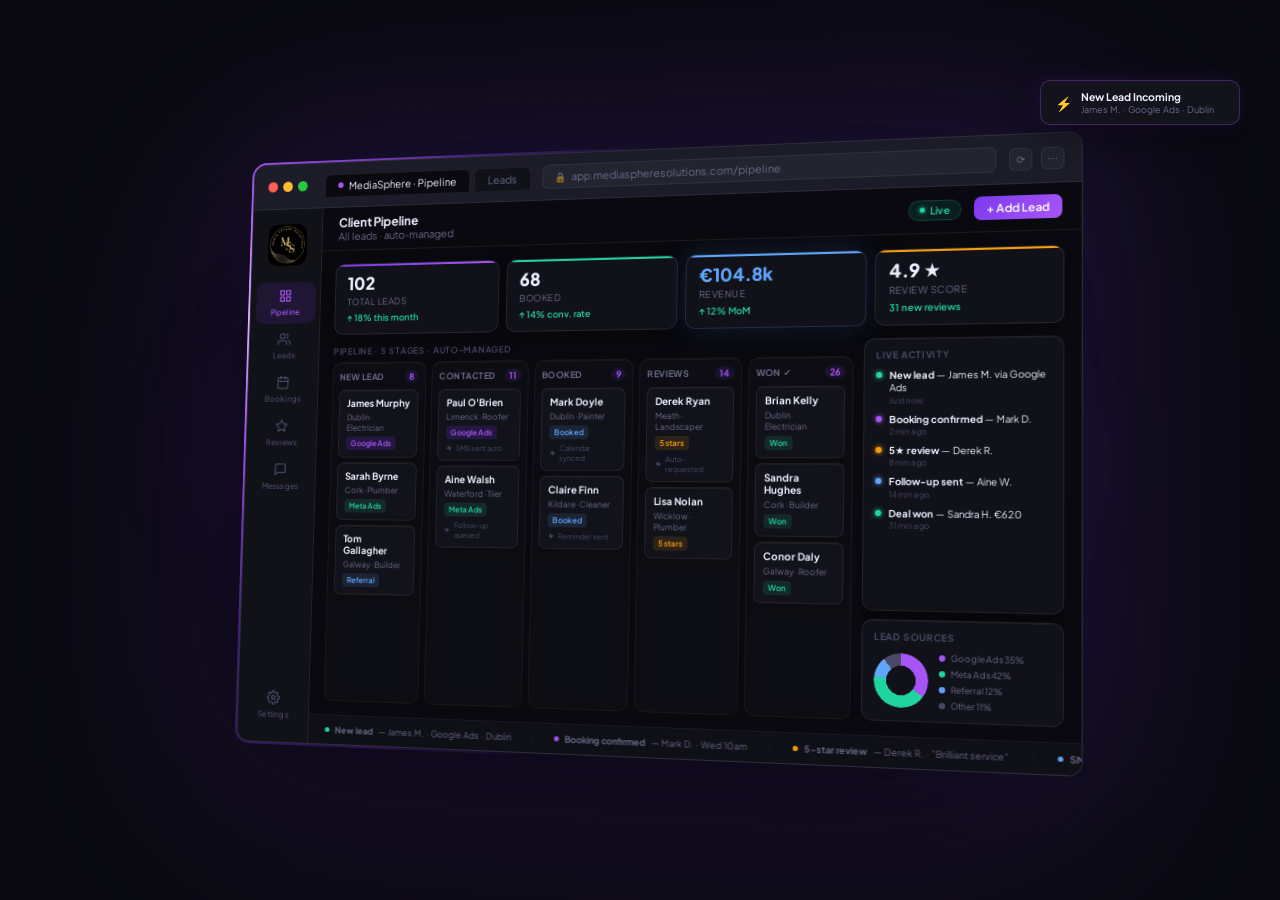
<file: Frostmailer App Preview - Trinity College Dublin.html>
<!DOCTYPE html>
<html lang="en">
<head>
<meta charset="UTF-8">
<meta name="viewport" content="width=device-width, initial-scale=1.0">
<title>MediaSphere App Preview</title>
<link href="https://fonts.googleapis.com/css2?family=Plus+Jakarta+Sans:wght@400;500;600;700;800&display=swap" rel="stylesheet">
<style>
  *, *::before, *::after { box-sizing: border-box; margin: 0; padding: 0; }

  :root {
    --bg:         #09090f;
    --surface:    #111118;
    --card:       rgba(21,21,30,0.75);
    --card2:      rgba(26,26,37,0.7);
    --border:     rgba(255,255,255,0.07);
    --border2:    rgba(255,255,255,0.04);
    --violet:     #7c3aed;
    --violet-lt:  #a855f7;
    --violet-gl:  rgba(124,58,237,0.12);
    --text:       #eeeeff;
    --muted:      #6b6a88;
    --muted2:     #4a4966;
    --green:      #20d4a0;
    --amber:      #f59e0b;
    --blue:       #60a5fa;
    --red:        #f87171;
  }

  body {
    background: var(--bg);
    font-family: 'Plus Jakarta Sans', sans-serif;
    display: flex;
    align-items: center;
    justify-content: center;
    min-height: 100vh;
    padding: 60px 40px;
    overflow: hidden;
  }

  /* ── AMBIENT GLOW BACKGROUND ── */
  .scene {
    position: relative;
    display: flex;
    align-items: center;
    justify-content: center;
  }
  .scene::before {
    content: '';
    position: absolute;
    width: 900px; height: 500px;
    background: radial-gradient(ellipse at 40% 50%, rgba(124,58,237,0.22) 0%, rgba(60,20,120,0.12) 40%, transparent 70%),
                radial-gradient(ellipse at 75% 60%, rgba(96,165,250,0.10) 0%, transparent 55%);
    filter: blur(40px);
    z-index: 0;
    pointer-events: none;
    border-radius: 50%;
  }

  /* ── 3D PERSPECTIVE WRAPPER ── */
  .perspective-wrap {
    perspective: 1800px;
    perspective-origin: 50% 50%;
    position: relative;
    z-index: 1;
  }

  .tilt-frame {
    transform: rotateY(-14deg) rotateX(4deg) scale(1);
    transform-style: preserve-3d;
    transition: transform 0.8s cubic-bezier(0.23, 1, 0.32, 1);
    filter: drop-shadow(-40px 40px 100px rgba(0,0,0,0.8)) drop-shadow(0 0 80px rgba(124,58,237,0.3));
  }

  /* ── BROWSER CHROME ── */
  .browser-outer {
    position: relative;
    border-radius: 14px;
  }

  @property --angle {
    syntax: '<angle>';
    initial-value: 0deg;
    inherits: false;
  }

  .browser-outer::before {
    content: '';
    position: absolute;
    inset: -2px;
    border-radius: 16px;
    background: conic-gradient(
      from var(--angle, 0deg),
      transparent 0%,
      transparent 55%,
      rgba(124,58,237,0.4) 68%,
      rgba(168,85,247,1) 76%,
      rgba(220,180,255,1) 80%,
      rgba(168,85,247,1) 84%,
      rgba(124,58,237,0.4) 92%,
      transparent 100%
    );
    animation: trace 6s linear infinite;
    z-index: 2;
    pointer-events: none;
  }

  .browser-outer::after {
    content: '';
    position: absolute;
    inset: 2px;
    border-radius: 13px;
    background: #1c1c28;
    z-index: 3;
    pointer-events: none;
  }

  @keyframes trace {
    from { --angle: 0deg; }
    to   { --angle: 360deg; }
  }

  .browser {
    position: relative;
    z-index: 4;
    width: 860px;
    background: #1c1c28;
    border-radius: 14px;
    overflow: hidden;
    border: 1px solid rgba(255,255,255,0.08);
  }

  .browser-bar {
    background: #1c1c28;
    border-bottom: 1px solid rgba(255,255,255,0.07);
    padding: 11px 16px;
    display: flex;
    align-items: center;
    gap: 12px;
  }

  .traffic-lights { display: flex; gap: 6px; }
  .tl { width: 11px; height: 11px; border-radius: 50%; flex-shrink: 0; }
  .tl-r { background: #ff5f57; }
  .tl-y { background: #febc2e; }
  .tl-g { background: #28c840; }

  .browser-tabs { display: flex; gap: 4px; margin-left: 8px; }
  .tab {
    background: var(--surface);
    border: 1px solid rgba(255,255,255,0.06);
    border-bottom: none;
    border-radius: 7px 7px 0 0;
    padding: 5px 14px;
    font-size: 11px;
    color: var(--muted);
    white-space: nowrap;
    display: flex; align-items: center; gap: 6px;
  }
  .tab.active { background: var(--bg); color: var(--text); border-color: rgba(255,255,255,0.09); }
  .tab-dot { width: 6px; height: 6px; border-radius: 50%; background: var(--violet-lt); }

  .url-bar {
    flex: 1;
    background: rgba(255,255,255,0.04);
    border: 1px solid rgba(255,255,255,0.06);
    border-radius: 7px;
    padding: 5px 12px;
    font-size: 11px;
    color: var(--muted);
    display: flex; align-items: center; gap: 6px;
  }
  .url-lock { font-size: 10px; opacity: .5; }

  .browser-actions { display: flex; gap: 8px; margin-left: auto; }
  .action-dot {
    width: 22px; height: 22px; border-radius: 6px;
    background: rgba(255,255,255,0.04);
    border: 1px solid rgba(255,255,255,0.06);
    display: flex; align-items: center; justify-content: center;
    font-size: 10px; color: var(--muted);
  }

  /* ── APP SHELL ── */
  .app { display: flex; height: 560px; background: var(--bg); }

  /* sidebar */
  .sidebar {
    width: 80px;
    background: var(--surface);
    border-right: 1px solid var(--border);
    display: flex; flex-direction: column; align-items: center;
    padding: 16px 0; gap: 2px; flex-shrink: 0;
  }

  .sb-logo { width: 44px; height: 44px; border-radius: 10px; margin-bottom: 16px; flex-shrink: 0; overflow: hidden; }
  .sb-logo img { width: 44px; height: 44px; display: block; object-fit: contain; }

  .sb-icon {
    width: 68px; border-radius: 9px;
    display: flex; flex-direction: column; align-items: center; justify-content: center;
    gap: 4px; padding: 7px 4px; font-size: 14px; color: var(--muted2); cursor: pointer;
    transition: background .15s;
  }
  .sb-icon.active { background: var(--violet-gl); color: var(--violet-lt); }
  .sb-label { font-size: 8.5px; font-weight: 500; letter-spacing: .02em; color: inherit; text-align: center; }

  /* main */
  .main { flex: 1; overflow: hidden; display: flex; flex-direction: column; }

  .topbar {
    height: 46px; border-bottom: 1px solid var(--border);
    display: flex; align-items: center; padding: 0 18px; gap: 12px; flex-shrink: 0;
  }
  .topbar-title { font-size: 13px; font-weight: 700; color: var(--text); }
  .topbar-sub { font-size: 11px; color: var(--muted); }
  .live-pill {
    display: flex; align-items: center; gap: 5px;
    background: rgba(32,212,160,0.1); border: 1px solid rgba(32,212,160,0.2);
    border-radius: 20px; padding: 3px 10px;
    font-size: 10px; font-weight: 600; color: var(--green); margin-left: auto;
  }
  .live-dot {
    width: 5px; height: 5px; border-radius: 50%; background: var(--green);
    box-shadow: 0 0 5px var(--green);
    animation: blink 1.6s ease infinite;
  }
  @keyframes blink { 0%,100%{opacity:1} 50%{opacity:.3} }

  .topbar-btn {
    background: linear-gradient(135deg, var(--violet), var(--violet-lt));
    border: none; border-radius: 7px; padding: 5px 12px;
    font-size: 11px; font-weight: 600; color: #fff; cursor: pointer;
    font-family: 'Plus Jakarta Sans', sans-serif;
  }

  /* content */
  .content { flex: 1; padding: 14px 16px; overflow: hidden; display: flex; flex-direction: column; gap: 12px; }

  /* ── KPI CARDS — GLASS ── */
  .kpi-row { display: grid; grid-template-columns: repeat(4, 1fr); gap: 8px; flex-shrink: 0; }

  .kpi {
    background: var(--card);
    backdrop-filter: blur(10px);
    -webkit-backdrop-filter: blur(10px);
    border: 1px solid rgba(255,255,255,0.09);
    border-radius: 10px; padding: 11px 13px;
    position: relative; overflow: hidden;
    box-shadow: 0 4px 24px rgba(0,0,0,0.3), inset 0 1px 0 rgba(255,255,255,0.06);
    transition: box-shadow 0.3s ease, border-color 0.3s ease;
  }
  .kpi:hover {
    box-shadow: 0 4px 32px rgba(0,0,0,0.4), 0 0 20px rgba(124,58,237,0.15), inset 0 1px 0 rgba(255,255,255,0.1);
    border-color: rgba(168,85,247,0.25);
  }
  .kpi::before {
    content: ''; position: absolute; top: 0; left: 0; right: 0; height: 2px; border-radius: 2px 2px 0 0;
  }
  .kpi-v::before { background: linear-gradient(90deg, var(--violet), var(--violet-lt)); }
  .kpi-g::before { background: var(--green); }
  .kpi-b::before { background: var(--blue); }
  .kpi-a::before { background: var(--amber); }

  /* Focal hero KPI (Revenue) */
  .kpi-hero {
    box-shadow: 0 4px 32px rgba(0,0,0,0.4), 0 0 30px rgba(96,165,250,0.18), inset 0 1px 0 rgba(255,255,255,0.08);
    border-color: rgba(96,165,250,0.2);
  }

  .kpi-val { font-size: 18px; font-weight: 800; color: var(--text); line-height: 1; }
  .kpi-val.counting { color: var(--blue); }
  .kpi-label { font-size: 9.5px; color: var(--muted); margin-top: 4px; text-transform: uppercase; letter-spacing: .05em; }
  .kpi-delta { font-size: 9.5px; font-weight: 600; margin-top: 5px; color: var(--green); }

  /* ── BOTTOM ROW ── */
  .bottom-row { flex: 1; display: grid; grid-template-columns: 1fr 190px; gap: 10px; overflow: hidden; }

  /* pipeline */
  .pipeline-wrap { display: flex; flex-direction: column; gap: 6px; overflow: hidden; }
  .section-label { font-size: 9px; font-weight: 600; color: var(--muted2); text-transform: uppercase; letter-spacing: .08em; flex-shrink: 0; }
  .pipeline { display: grid; grid-template-columns: repeat(5, 1fr); gap: 6px; flex: 1; overflow: hidden; }

  .stage {
    background: rgba(17,17,24,0.6);
    backdrop-filter: blur(8px);
    -webkit-backdrop-filter: blur(8px);
    border: 1px solid var(--border2);
    border-radius: 10px; padding: 8px 7px;
    display: flex; flex-direction: column; gap: 5px; overflow: hidden;
    box-shadow: inset 0 1px 0 rgba(255,255,255,0.04);
  }

  .stage-hd { display: flex; justify-content: space-between; align-items: center; flex-shrink: 0; margin-bottom: 2px; }
  .stage-name { font-size: 9px; font-weight: 700; color: var(--muted); text-transform: uppercase; letter-spacing: .05em; }
  .stage-n {
    font-size: 9px; font-weight: 700; color: var(--violet-lt);
    background: var(--violet-gl); border-radius: 10px; padding: 1px 5px;
  }

  /* lead card */
  .lcard {
    background: var(--card);
    backdrop-filter: blur(8px);
    -webkit-backdrop-filter: blur(8px);
    border: 1px solid rgba(255,255,255,0.07);
    border-radius: 7px; padding: 7px 8px;
    display: flex; flex-direction: column; gap: 3px;
    box-shadow: 0 2px 12px rgba(0,0,0,0.25), inset 0 1px 0 rgba(255,255,255,0.04);
    transition: transform 0.15s ease, box-shadow 0.15s ease;
  }
  .lcard:hover { transform: translateY(-1px); box-shadow: 0 4px 18px rgba(0,0,0,0.4), inset 0 1px 0 rgba(255,255,255,0.07); }
  .lcard-name { font-size: 10px; font-weight: 700; color: var(--text); }
  .lcard-loc { font-size: 8.5px; color: var(--muted); }
  .lcard-tag {
    display: inline-block; font-size: 8px; font-weight: 600; border-radius: 4px;
    padding: 2px 5px; align-self: flex-start; margin-top: 1px;
  }
  .tag-g { background: rgba(124,58,237,0.18); color: var(--violet-lt); }
  .tag-m { background: rgba(32,212,160,0.12); color: var(--green); }
  .tag-b { background: rgba(96,165,250,0.12); color: var(--blue); }
  .tag-r { background: rgba(245,158,11,0.12); color: var(--amber); }
  .tag-w { background: rgba(32,212,160,0.12); color: var(--green); }
  .auto-line { font-size: 7.5px; color: var(--muted2); display: flex; align-items: center; gap: 3px; margin-top: 1px; }

  /* animated lead card — glows during movement */
  .lcard.moving {
    border-color: rgba(168,85,247,0.5);
    box-shadow: 0 0 18px rgba(168,85,247,0.35), 0 2px 12px rgba(0,0,0,0.4);
    background: rgba(124,58,237,0.12);
  }

  /* right panel */
  .right-panel { display: flex; flex-direction: column; gap: 8px; overflow: hidden; }
  .mini-card {
    background: var(--card);
    backdrop-filter: blur(10px);
    -webkit-backdrop-filter: blur(10px);
    border: 1px solid rgba(255,255,255,0.07);
    border-radius: 10px; padding: 10px 11px;
    box-shadow: 0 4px 20px rgba(0,0,0,0.3), inset 0 1px 0 rgba(255,255,255,0.04);
  }
  .mini-label { font-size: 9px; font-weight: 700; color: var(--muted2); text-transform: uppercase; letter-spacing: .07em; margin-bottom: 8px; }

  /* activity */
  .activity { display: flex; flex-direction: column; gap: 7px; }
  .act-item { display: flex; gap: 7px; align-items: flex-start; }
  .act-dot { width: 6px; height: 6px; border-radius: 50%; flex-shrink: 0; margin-top: 3px; }
  .ad-g { background: var(--green); box-shadow: 0 0 5px var(--green); }
  .ad-v { background: var(--violet-lt); box-shadow: 0 0 5px var(--violet-lt); }
  .ad-a { background: var(--amber); box-shadow: 0 0 5px var(--amber); }
  .ad-b { background: var(--blue); box-shadow: 0 0 5px var(--blue); }
  .act-text { font-size: 9.5px; color: var(--text); line-height: 1.3; }
  .act-time { font-size: 8px; color: var(--muted2); margin-top: 1px; }

  /* donut */
  .donut-wrap { display: flex; align-items: center; gap: 10px; }
  .donut {
    width: 52px; height: 52px; border-radius: 50%; flex-shrink: 0;
    mask: radial-gradient(transparent 38%, black 38%);
    -webkit-mask: radial-gradient(transparent 38%, black 38%);
  }
  .donut-legend { display: flex; flex-direction: column; gap: 4px; }
  .dl-item { display: flex; align-items: center; gap: 5px; font-size: 8.5px; color: var(--muted); }
  .dl-dot { width: 6px; height: 6px; border-radius: 50%; flex-shrink: 0; }

  /* ticker */
  .ticker-bar {
    height: 30px; background: rgba(17,17,24,0.9); border-top: 1px solid var(--border2);
    overflow: hidden; display: flex; align-items: center; flex-shrink: 0;
  }
  .ticker-track-wrap { overflow: hidden; flex: 1; }
  .ticker-track { display: flex; white-space: nowrap; will-change: transform; }
  .ticker-item {
    display: inline-flex; align-items: center; gap: 6px;
    font-size: 9px; color: var(--muted); padding: 0 22px;
    border-right: 1px solid var(--border2);
  }
  .ti-dot { width: 5px; height: 5px; border-radius: 50%; flex-shrink: 0; }

  /* ── FLOATING NOTIFICATION ── */
  .float-notif {
    position: fixed;
    top: 80px; right: 40px;
    background: rgba(21,21,30,0.92);
    backdrop-filter: blur(12px);
    -webkit-backdrop-filter: blur(12px);
    border: 1px solid rgba(168,85,247,0.3);
    border-radius: 10px;
    padding: 9px 14px;
    display: flex; align-items: center; gap: 9px;
    font-size: 10px; color: var(--text);
    box-shadow: 0 8px 32px rgba(0,0,0,0.5), 0 0 20px rgba(124,58,237,0.2);
    opacity: 0;
    transform: translateX(60px);
    transition: opacity 0.4s ease, transform 0.4s ease;
    pointer-events: none;
    z-index: 100;
    min-width: 200px;
  }
  .float-notif.show { opacity: 1; transform: translateX(0); }
  .fn-icon { font-size: 14px; }
  .fn-text strong { display: block; font-weight: 700; font-size: 10.5px; }
  .fn-text span { color: var(--muted); font-size: 9px; }

  /* lead count bubble */
  .float-lead-count {
    position: absolute;
    background: linear-gradient(135deg, var(--violet), var(--violet-lt));
    color: white;
    font-size: 9px; font-weight: 700;
    border-radius: 20px; padding: 3px 8px;
    box-shadow: 0 4px 12px rgba(124,58,237,0.5);
    opacity: 0;
    transform: translateY(10px) scale(0.8);
    transition: all 0.35s cubic-bezier(0.34, 1.56, 0.64, 1);
    pointer-events: none;
    white-space: nowrap;
  }
  .float-lead-count.pop { opacity: 1; transform: translateY(0) scale(1); }

</style>
</head>
<body>

<!-- Floating notification popup -->
<div class="float-notif" id="floatNotif">
  <div class="fn-icon">⚡</div>
  <div class="fn-text">
    <strong>New Lead Incoming</strong>
    <span>James M. · Google Ads · Dublin</span>
  </div>
</div>

<!-- Floating +1 lead bubble (positioned via JS) -->
<div class="float-lead-count" id="leadBubble">+1 Lead</div>

<div class="scene">
<div class="perspective-wrap" id="perspectiveWrap">
  <div class="tilt-frame" id="tiltFrame">
    <div class="browser-outer">
      <div class="browser">

        <!-- Browser bar -->
        <div class="browser-bar">
          <div class="traffic-lights">
            <div class="tl tl-r"></div>
            <div class="tl tl-y"></div>
            <div class="tl tl-g"></div>
          </div>
          <div class="browser-tabs">
            <div class="tab active"><div class="tab-dot"></div>MediaSphere · Pipeline</div>
            <div class="tab">Leads</div>
          </div>
          <div class="url-bar">
            <span class="url-lock">🔒</span>
            <span>app.mediaspheresolutions.com/pipeline</span>
          </div>
          <div class="browser-actions">
            <div class="action-dot">⟳</div>
            <div class="action-dot">⋯</div>
          </div>
        </div>

        <!-- App shell -->
        <div class="app">

          <!-- Sidebar -->
          <div class="sidebar">
            <div class="sb-logo"><img id="sbLogoImg" src="" alt="MediaSphere"></div>
            <div class="sb-icon active">
              <svg width="15" height="15" viewBox="0 0 24 24" fill="none" stroke="currentColor" stroke-width="2" stroke-linecap="round" stroke-linejoin="round"><rect x="3" y="3" width="7" height="7"/><rect x="14" y="3" width="7" height="7"/><rect x="3" y="14" width="7" height="7"/><rect x="14" y="14" width="7" height="7"/></svg>
              <span class="sb-label">Pipeline</span>
            </div>
            <div class="sb-icon">
              <svg width="15" height="15" viewBox="0 0 24 24" fill="none" stroke="currentColor" stroke-width="2" stroke-linecap="round" stroke-linejoin="round"><path d="M17 21v-2a4 4 0 0 0-4-4H5a4 4 0 0 0-4 4v2"/><circle cx="9" cy="7" r="4"/><path d="M23 21v-2a4 4 0 0 0-3-3.87"/><path d="M16 3.13a4 4 0 0 1 0 7.75"/></svg>
              <span class="sb-label">Leads</span>
            </div>
            <div class="sb-icon">
              <svg width="15" height="15" viewBox="0 0 24 24" fill="none" stroke="currentColor" stroke-width="2" stroke-linecap="round" stroke-linejoin="round"><rect x="3" y="4" width="18" height="18" rx="2"/><line x1="16" y1="2" x2="16" y2="6"/><line x1="8" y1="2" x2="8" y2="6"/><line x1="3" y1="10" x2="21" y2="10"/></svg>
              <span class="sb-label">Bookings</span>
            </div>
            <div class="sb-icon">
              <svg width="15" height="15" viewBox="0 0 24 24" fill="none" stroke="currentColor" stroke-width="2" stroke-linecap="round" stroke-linejoin="round"><polygon points="12 2 15.09 8.26 22 9.27 17 14.14 18.18 21.02 12 17.77 5.82 21.02 7 14.14 2 9.27 8.91 8.26 12 2"/></svg>
              <span class="sb-label">Reviews</span>
            </div>
            <div class="sb-icon">
              <svg width="15" height="15" viewBox="0 0 24 24" fill="none" stroke="currentColor" stroke-width="2" stroke-linecap="round" stroke-linejoin="round"><path d="M21 15a2 2 0 0 1-2 2H7l-4 4V5a2 2 0 0 1 2-2h14a2 2 0 0 1 2 2z"/></svg>
              <span class="sb-label">Messages</span>
            </div>
            <div class="sb-icon" style="margin-top:auto">
              <svg width="15" height="15" viewBox="0 0 24 24" fill="none" stroke="currentColor" stroke-width="2" stroke-linecap="round" stroke-linejoin="round"><path d="M12 15a3 3 0 1 0 0-6 3 3 0 0 0 0 6z"/><path d="M19.4 15a1.65 1.65 0 0 0 .33 1.82l.06.06a2 2 0 0 1-2.83 2.83l-.06-.06a1.65 1.65 0 0 0-1.82-.33 1.65 1.65 0 0 0-1 1.51V21a2 2 0 0 1-4 0v-.09A1.65 1.65 0 0 0 9 19.4a1.65 1.65 0 0 0-1.82.33l-.06.06a2 2 0 0 1-2.83-2.83l.06-.06A1.65 1.65 0 0 0 4.68 15a1.65 1.65 0 0 0-1.51-1H3a2 2 0 0 1 0-4h.09A1.65 1.65 0 0 0 4.6 9a1.65 1.65 0 0 0-.33-1.82l-.06-.06a2 2 0 0 1 2.83-2.83l.06.06A1.65 1.65 0 0 0 9 4.68a1.65 1.65 0 0 0 1-1.51V3a2 2 0 0 1 4 0v.09a1.65 1.65 0 0 0 1 1.51 1.65 1.65 0 0 0 1.82-.33l.06-.06a2 2 0 0 1 2.83 2.83l-.06.06A1.65 1.65 0 0 0 19.4 9a1.65 1.65 0 0 0 1.51 1H21a2 2 0 0 1 0 4h-.09a1.65 1.65 0 0 0-1.51 1z"/></svg>
              <span class="sb-label">Settings</span>
            </div>
          </div>

          <!-- Main -->
          <div class="main">
            <div class="topbar">
              <div>
                <div class="topbar-title">Client Pipeline</div>
                <div class="topbar-sub">All leads · auto-managed</div>
              </div>
              <div class="live-pill"><div class="live-dot"></div>Live</div>
              <button class="topbar-btn">+ Add Lead</button>
            </div>

            <div class="content">

              <!-- KPIs -->
              <div class="kpi-row">
                <div class="kpi kpi-v">
                  <div class="kpi-val">102</div>
                  <div class="kpi-label">Total Leads</div>
                  <div class="kpi-delta">↑ 18% this month</div>
                </div>
                <div class="kpi kpi-g">
                  <div class="kpi-val">68</div>
                  <div class="kpi-label">Booked</div>
                  <div class="kpi-delta">↑ 14% conv. rate</div>
                </div>
                <div class="kpi kpi-b kpi-hero" id="revenueKpi">
                  <div class="kpi-val counting" id="revenueVal">€104.8k</div>
                  <div class="kpi-label">Revenue</div>
                  <div class="kpi-delta">↑ 12% MoM</div>
                </div>
                <div class="kpi kpi-a">
                  <div class="kpi-val">4.9 ★</div>
                  <div class="kpi-label">Review Score</div>
                  <div class="kpi-delta">31 new reviews</div>
                </div>
              </div>

              <!-- Pipeline + right panel -->
              <div class="bottom-row">

                <div class="pipeline-wrap">
                  <div class="section-label">Pipeline · 5 stages · auto-managed</div>
                  <div class="pipeline">

                    <!-- New Lead -->
                    <div class="stage" id="stage0">
                      <div class="stage-hd">
                        <div class="stage-name">New Lead</div>
                        <div class="stage-n" id="sn0">8</div>
                      </div>
                      <div class="lcard" id="movingCard">
                        <div class="lcard-name">James Murphy</div>
                        <div class="lcard-loc">Dublin · Electrician</div>
                        <div class="lcard-tag tag-g">Google Ads</div>
                      </div>
                      <div class="lcard">
                        <div class="lcard-name">Sarah Byrne</div>
                        <div class="lcard-loc">Cork · Plumber</div>
                        <div class="lcard-tag tag-m">Meta Ads</div>
                      </div>
                      <div class="lcard">
                        <div class="lcard-name">Tom Gallagher</div>
                        <div class="lcard-loc">Galway · Builder</div>
                        <div class="lcard-tag tag-b">Referral</div>
                      </div>
                    </div>

                    <!-- Contacted -->
                    <div class="stage" id="stage1">
                      <div class="stage-hd">
                        <div class="stage-name">Contacted</div>
                        <div class="stage-n" id="sn1">11</div>
                      </div>
                      <div class="lcard">
                        <div class="lcard-name">Paul O'Brien</div>
                        <div class="lcard-loc">Limerick · Roofer</div>
                        <div class="lcard-tag tag-g">Google Ads</div>
                        <div class="auto-line"><svg width="8" height="8" viewBox="0 0 24 24" fill="currentColor"><polygon points="13 2 3 14 12 14 11 22 21 10 12 10 13 2"/></svg> SMS sent auto</div>
                      </div>
                      <div class="lcard">
                        <div class="lcard-name">Aine Walsh</div>
                        <div class="lcard-loc">Waterford · Tiler</div>
                        <div class="lcard-tag tag-m">Meta Ads</div>
                        <div class="auto-line"><svg width="8" height="8" viewBox="0 0 24 24" fill="currentColor"><polygon points="13 2 3 14 12 14 11 22 21 10 12 10 13 2"/></svg> Follow-up queued</div>
                      </div>
                    </div>

                    <!-- Booked -->
                    <div class="stage" id="stage2">
                      <div class="stage-hd">
                        <div class="stage-name">Booked</div>
                        <div class="stage-n" id="sn2">9</div>
                      </div>
                      <div class="lcard">
                        <div class="lcard-name">Mark Doyle</div>
                        <div class="lcard-loc">Dublin · Painter</div>
                        <div class="lcard-tag tag-b">Booked</div>
                        <div class="auto-line"><svg width="8" height="8" viewBox="0 0 24 24" fill="currentColor"><polygon points="13 2 3 14 12 14 11 22 21 10 12 10 13 2"/></svg> Calendar synced</div>
                      </div>
                      <div class="lcard">
                        <div class="lcard-name">Claire Finn</div>
                        <div class="lcard-loc">Kildare · Cleaner</div>
                        <div class="lcard-tag tag-b">Booked</div>
                        <div class="auto-line"><svg width="8" height="8" viewBox="0 0 24 24" fill="currentColor"><polygon points="13 2 3 14 12 14 11 22 21 10 12 10 13 2"/></svg> Reminder sent</div>
                      </div>
                    </div>

                    <!-- Reviews -->
                    <div class="stage" id="stage3">
                      <div class="stage-hd">
                        <div class="stage-name">Reviews</div>
                        <div class="stage-n" id="sn3">14</div>
                      </div>
                      <div class="lcard">
                        <div class="lcard-name">Derek Ryan</div>
                        <div class="lcard-loc">Meath · Landscaper</div>
                        <div class="lcard-tag tag-r">5 stars</div>
                        <div class="auto-line"><svg width="8" height="8" viewBox="0 0 24 24" fill="currentColor"><polygon points="13 2 3 14 12 14 11 22 21 10 12 10 13 2"/></svg> Auto-requested</div>
                      </div>
                      <div class="lcard">
                        <div class="lcard-name">Lisa Nolan</div>
                        <div class="lcard-loc">Wicklow · Plumber</div>
                        <div class="lcard-tag tag-r">5 stars</div>
                      </div>
                    </div>

                    <!-- Won -->
                    <div class="stage" id="stage4">
                      <div class="stage-hd">
                        <div class="stage-name">Won ✓</div>
                        <div class="stage-n" id="sn4">26</div>
                      </div>
                      <div class="lcard">
                        <div class="lcard-name">Brian Kelly</div>
                        <div class="lcard-loc">Dublin · Electrician</div>
                        <div class="lcard-tag tag-w">Won</div>
                      </div>
                      <div class="lcard">
                        <div class="lcard-name">Sandra Hughes</div>
                        <div class="lcard-loc">Cork · Builder</div>
                        <div class="lcard-tag tag-w">Won</div>
                      </div>
                      <div class="lcard">
                        <div class="lcard-name">Conor Daly</div>
                        <div class="lcard-loc">Galway · Roofer</div>
                        <div class="lcard-tag tag-w">Won</div>
                      </div>
                    </div>

                  </div>
                </div>

                <!-- Right panel -->
                <div class="right-panel">
                  <div class="mini-card" style="flex:1; overflow:hidden;">
                    <div class="mini-label">Live Activity</div>
                    <div class="activity">
                      <div class="act-item">
                        <div class="act-dot ad-g"></div>
                        <div>
                          <div class="act-text"><strong>New lead</strong> — James M. via Google Ads</div>
                          <div class="act-time">Just now</div>
                        </div>
                      </div>
                      <div class="act-item">
                        <div class="act-dot ad-v"></div>
                        <div>
                          <div class="act-text"><strong>Booking confirmed</strong> — Mark D.</div>
                          <div class="act-time">2 min ago</div>
                        </div>
                      </div>
                      <div class="act-item">
                        <div class="act-dot ad-a"></div>
                        <div>
                          <div class="act-text"><strong>5★ review</strong> — Derek R.</div>
                          <div class="act-time">8 min ago</div>
                        </div>
                      </div>
                      <div class="act-item">
                        <div class="act-dot ad-b"></div>
                        <div>
                          <div class="act-text"><strong>Follow-up sent</strong> — Aine W.</div>
                          <div class="act-time">14 min ago</div>
                        </div>
                      </div>
                      <div class="act-item">
                        <div class="act-dot ad-g"></div>
                        <div>
                          <div class="act-text"><strong>Deal won</strong> — Sandra H. €620</div>
                          <div class="act-time">31 min ago</div>
                        </div>
                      </div>
                    </div>
                  </div>

                  <div class="mini-card">
                    <div class="mini-label">Lead Sources</div>
                    <div class="donut-wrap">
                      <div class="donut" style="background: conic-gradient(var(--violet-lt) 0% 35%, var(--green) 35% 77%, var(--blue) 77% 89%, var(--muted2) 89% 100%)"></div>
                      <div class="donut-legend">
                        <div class="dl-item"><div class="dl-dot" style="background:var(--violet-lt)"></div>Google Ads 35%</div>
                        <div class="dl-item"><div class="dl-dot" style="background:var(--green)"></div>Meta Ads 42%</div>
                        <div class="dl-item"><div class="dl-dot" style="background:var(--blue)"></div>Referral 12%</div>
                        <div class="dl-item"><div class="dl-dot" style="background:var(--muted2)"></div>Other 11%</div>
                      </div>
                    </div>
                  </div>
                </div>

              </div>
            </div>

            <!-- Ticker -->
            <div class="ticker-bar">
              <div class="ticker-track-wrap">
                <div class="ticker-track">
                  <div class="ticker-item"><div class="ti-dot" style="background:var(--green)"></div><strong>New lead</strong> — James M. · Google Ads · Dublin</div>
                  <div class="ticker-item"><div class="ti-dot" style="background:var(--violet-lt)"></div><strong>Booking confirmed</strong> — Mark D. · Wed 10am</div>
                  <div class="ticker-item"><div class="ti-dot" style="background:var(--amber)"></div><strong>5-star review</strong> — Derek R. · "Brilliant service"</div>
                  <div class="ticker-item"><div class="ti-dot" style="background:var(--blue)"></div><strong>SMS follow-up sent</strong> — Aine W. · automated</div>
                  <div class="ticker-item"><div class="ti-dot" style="background:var(--green)"></div><strong>Deal won</strong> — Sandra H. · Cork · €620</div>
                  <div class="ticker-item"><div class="ti-dot" style="background:var(--violet-lt)"></div><strong>New lead</strong> — Tom G. · Meta Ads · Galway</div>
                </div>
              </div>
            </div>

          </div>
        </div>

      </div>
    </div><!-- /browser-outer -->
  </div>
</div>
</div>

<script>
// ── LOGO ──
document.getElementById('sbLogoImg').src = '[data-uri]';

// ── TICKER ──
(function() {
  const track = document.querySelector('.ticker-track');
  const items = Array.from(track.children);
  items.forEach(item => track.appendChild(item.cloneNode(true)));
  let x = 0;
  const speed = 0.6;
  const halfWidth = () => track.scrollWidth / 2;
  function animateTicker() {
    x -= speed;
    if (Math.abs(x) >= halfWidth()) x = 0;
    track.style.transform = `translateX(${x}px)`;
    requestAnimationFrame(animateTicker);
  }
  requestAnimationFrame(animateTicker);
})();

// ── PARALLAX MOUSE TILT ──
(function() {
  const frame = document.getElementById('tiltFrame');
  const baseY = -14, baseX = 4;
  document.addEventListener('mousemove', (e) => {
    const cx = window.innerWidth / 2;
    const cy = window.innerHeight / 2;
    const dx = (e.clientX - cx) / cx; // -1 to 1
    const dy = (e.clientY - cy) / cy;
    const rotY = baseY + dx * 4;
    const rotX = baseX - dy * 3;
    frame.style.transform = `rotateY(${rotY}deg) rotateX(${rotX}deg) scale(1)`;
  });
  document.addEventListener('mouseleave', () => {
    frame.style.transform = `rotateY(${baseY}deg) rotateX(${baseX}deg) scale(1)`;
  });
})();

// ── REVENUE COUNTER PULSE ──
(function() {
  const el = document.getElementById('revenueVal');
  const target = 104800;
  let current = 98000;
  let counting = false;

  function startCount() {
    if (counting) return;
    counting = true;
    const step = (target - current) / 60;
    function tick() {
      current += step;
      if (current >= target) {
        current = target;
        el.textContent = '€104.8k';
        counting = false;
        setTimeout(startCount, 8000);
        return;
      }
      el.textContent = '€' + (current / 1000).toFixed(1) + 'k';
      requestAnimationFrame(tick);
    }
    requestAnimationFrame(tick);
  }
  setTimeout(startCount, 2500);
})();

// ── PIPELINE CARD ANIMATION ──
(function() {
  const stages = [0,1,2,3,4].map(i => document.getElementById('stage'+i));
  const counts = [8,11,9,14,26];
  const snEls = [0,1,2,3,4].map(i => document.getElementById('sn'+i));
  const notif = document.getElementById('floatNotif');
  const bubble = document.getElementById('leadBubble');

  const labels = ['New Lead','Contacted','Booked','Reviews','Won ✓'];
  const labelTags = ['tag-g','tag-m','tag-b','tag-r','tag-w'];
  const labelTexts = ['Google Ads','Follow-up','Booked','5 stars','Won'];

  let currentStage = 0;

  function showNotif() {
    notif.classList.add('show');
    setTimeout(() => notif.classList.remove('show'), 2800);
  }

  function popBubble() {
    const revenueKpi = document.getElementById('revenueKpi');
    const rect = revenueKpi.getBoundingClientRect();
    bubble.style.left = (rect.left + 10) + 'px';
    bubble.style.top = (rect.top - 28) + 'px';
    bubble.textContent = '+€580';
    bubble.classList.add('pop');
    setTimeout(() => bubble.classList.remove('pop'), 1800);
  }

  function advanceCard() {
    const movingCard = document.getElementById('movingCard');
    if (!movingCard) return;

    // Highlight card
    movingCard.classList.add('moving');

    setTimeout(() => {
      movingCard.classList.remove('moving');
      // Remove from current stage
      movingCard.remove();
      counts[currentStage] = Math.max(0, counts[currentStage] - 1);
      snEls[currentStage].textContent = counts[currentStage];

      currentStage = (currentStage + 1) % stages.length;

      // Update card appearance for new stage
      const tag = movingCard.querySelector('.lcard-tag');
      if (tag) {
        tag.className = 'lcard-tag ' + labelTags[currentStage];
        tag.textContent = labelTexts[currentStage];
      }

      // Insert at top of next stage (after header)
      const stageEl = stages[currentStage];
      const header = stageEl.querySelector('.stage-hd');
      stageEl.insertBefore(movingCard, header.nextSibling);
      movingCard.id = 'movingCard';

      // Update count
      counts[currentStage]++;
      snEls[currentStage].textContent = counts[currentStage];

      // Animate card entrance
      movingCard.style.transition = 'none';
      movingCard.style.opacity = '0';
      movingCard.style.transform = 'translateY(-8px)';
      requestAnimationFrame(() => {
        requestAnimationFrame(() => {
          movingCard.style.transition = 'opacity 0.4s ease, transform 0.4s ease';
          movingCard.style.opacity = '1';
          movingCard.style.transform = 'translateY(0)';
        });
      });

      // Show notif on new lead / win
      if (currentStage === 0) showNotif();
      if (currentStage === 4) { popBubble(); }

    }, 900);
  }

  // Show first notification
  setTimeout(showNotif, 1500);

  // Start pipeline animation loop
  setTimeout(() => {
    advanceCard();
    setInterval(advanceCard, 5000);
  }, 4000);
})();
</script>
</body>
</html>
</file>
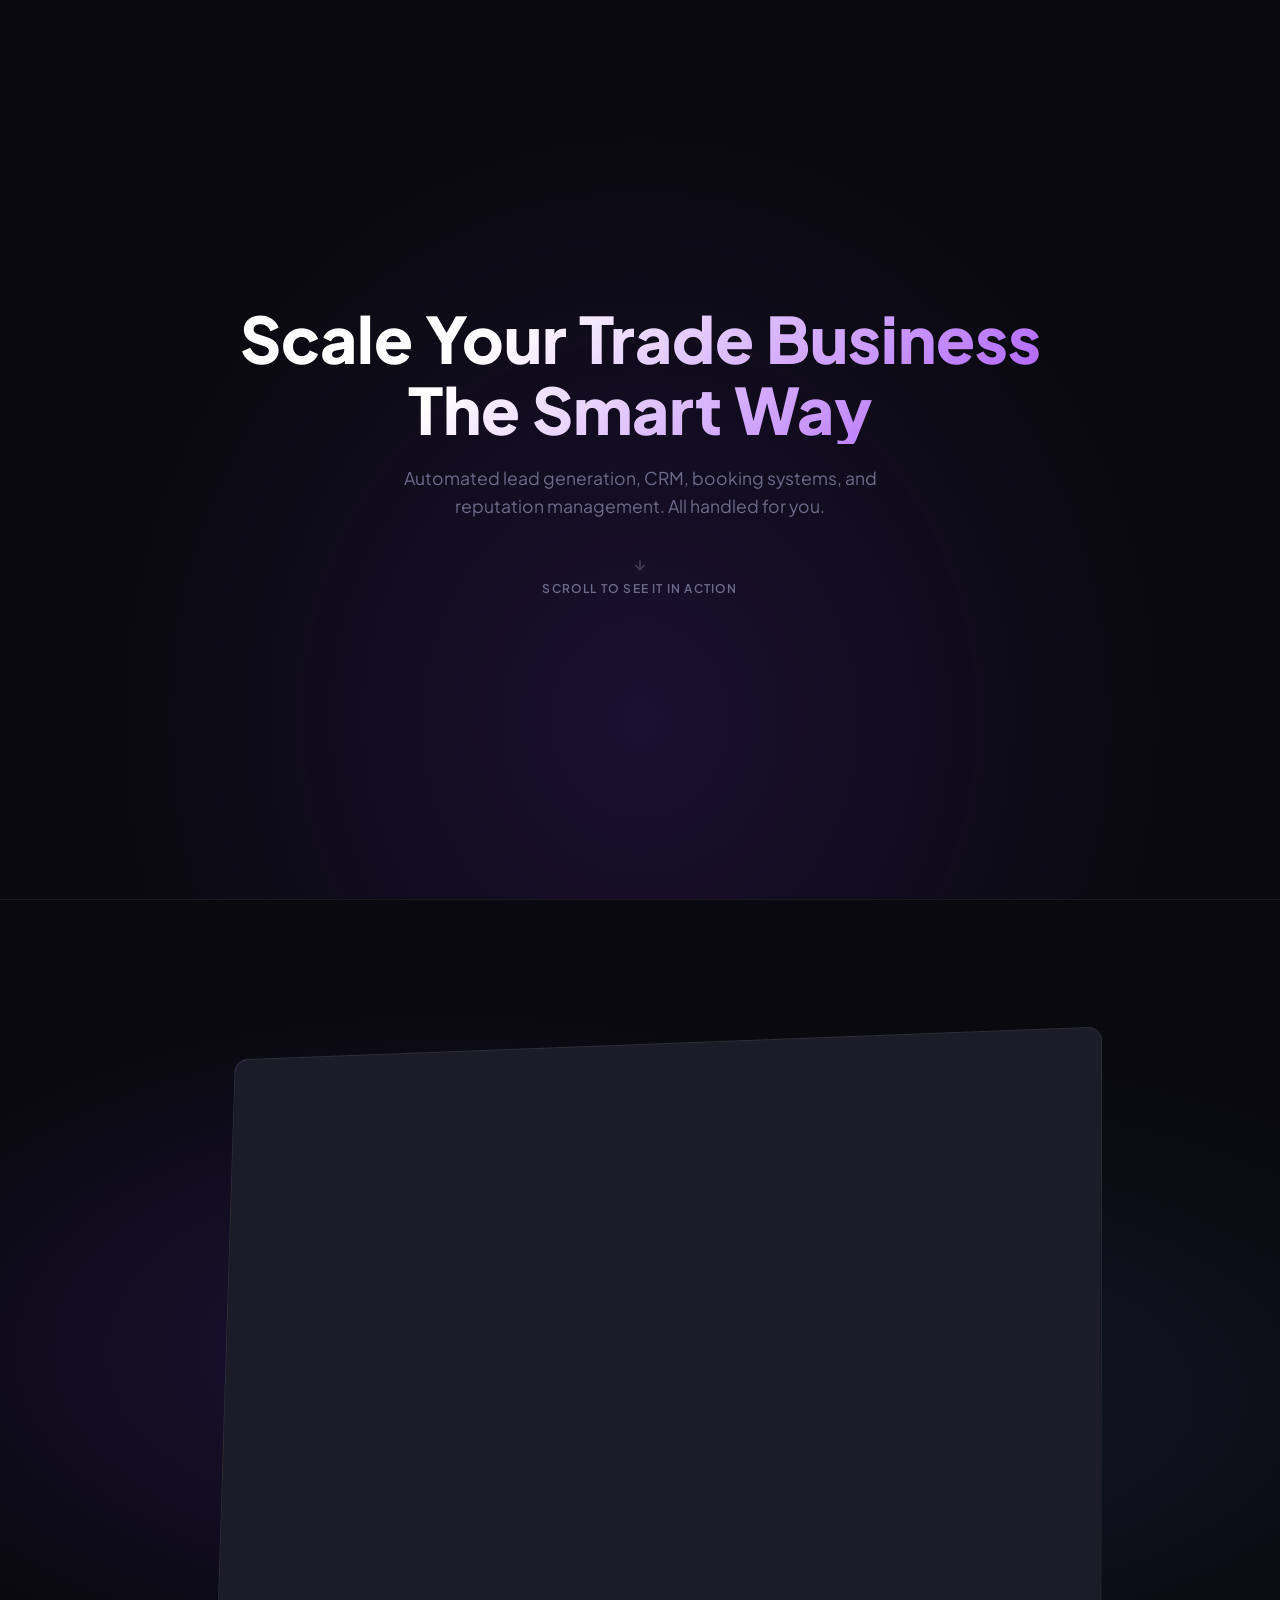
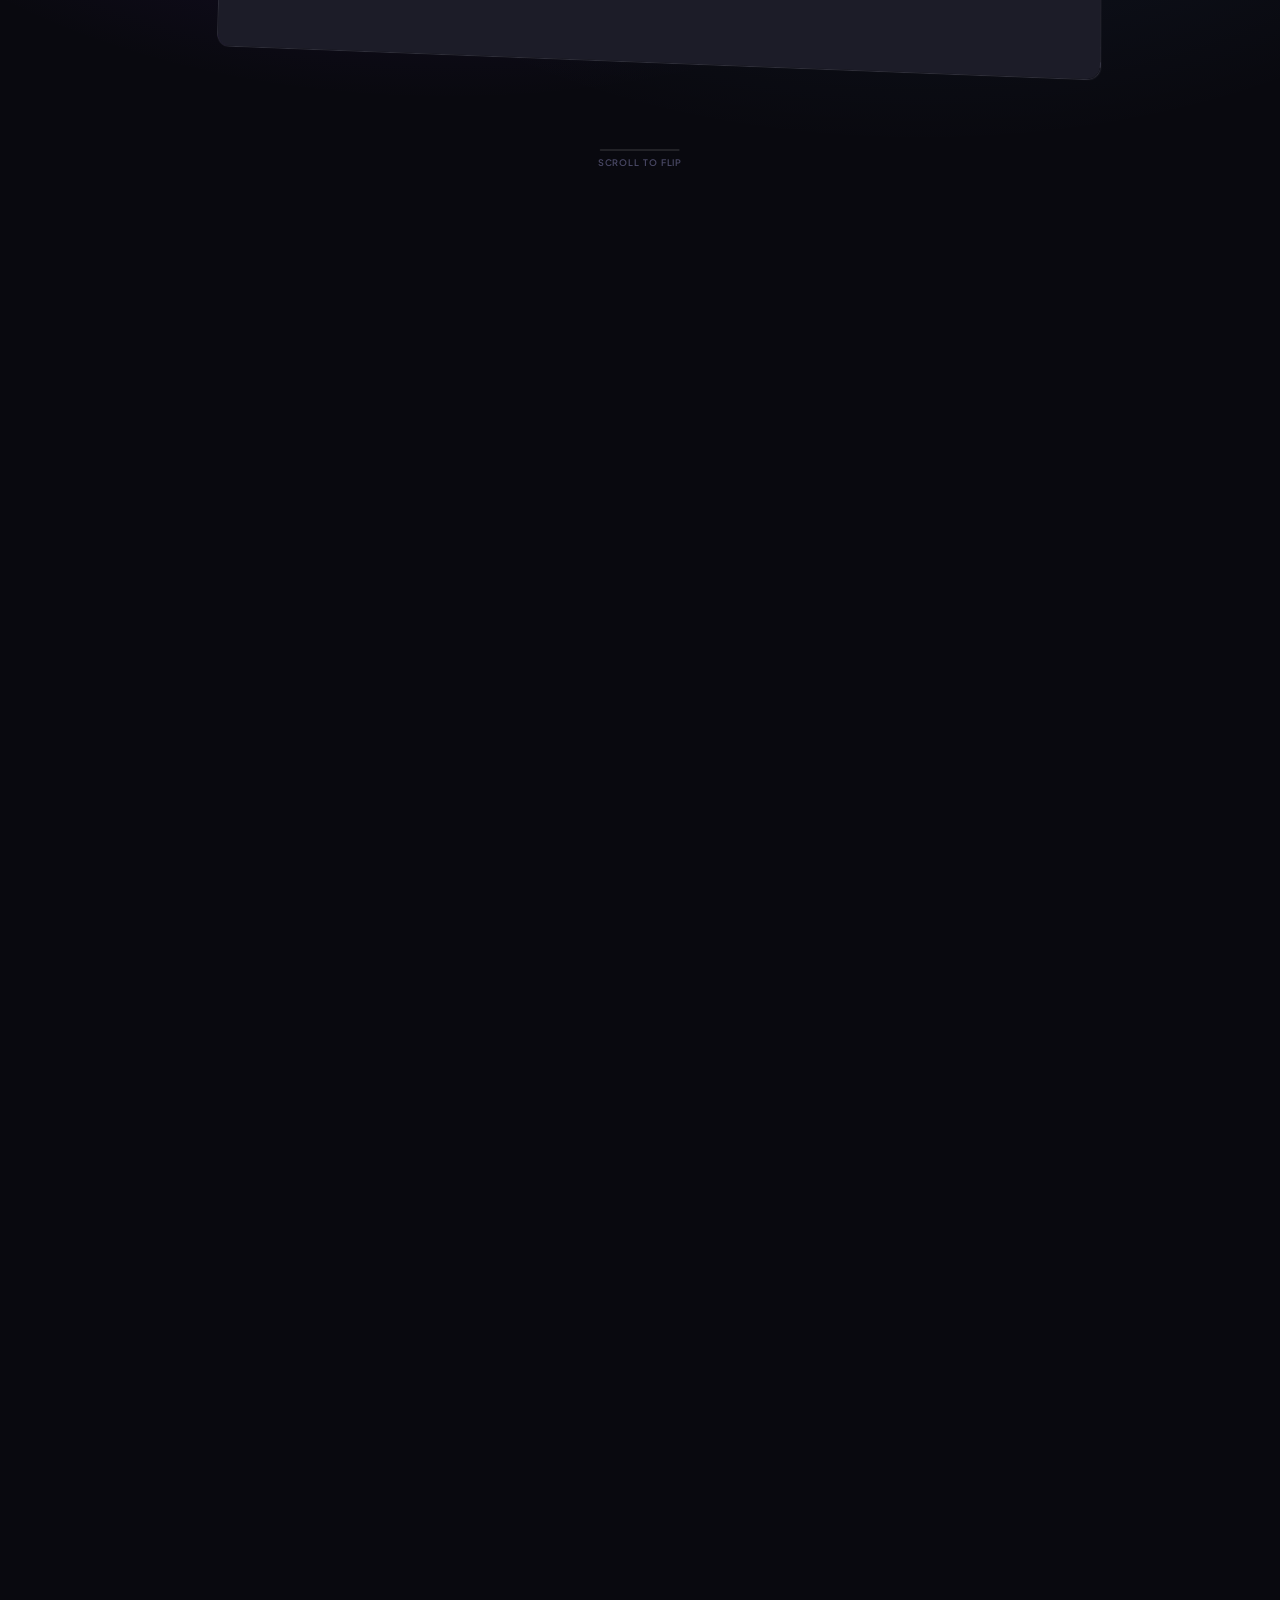
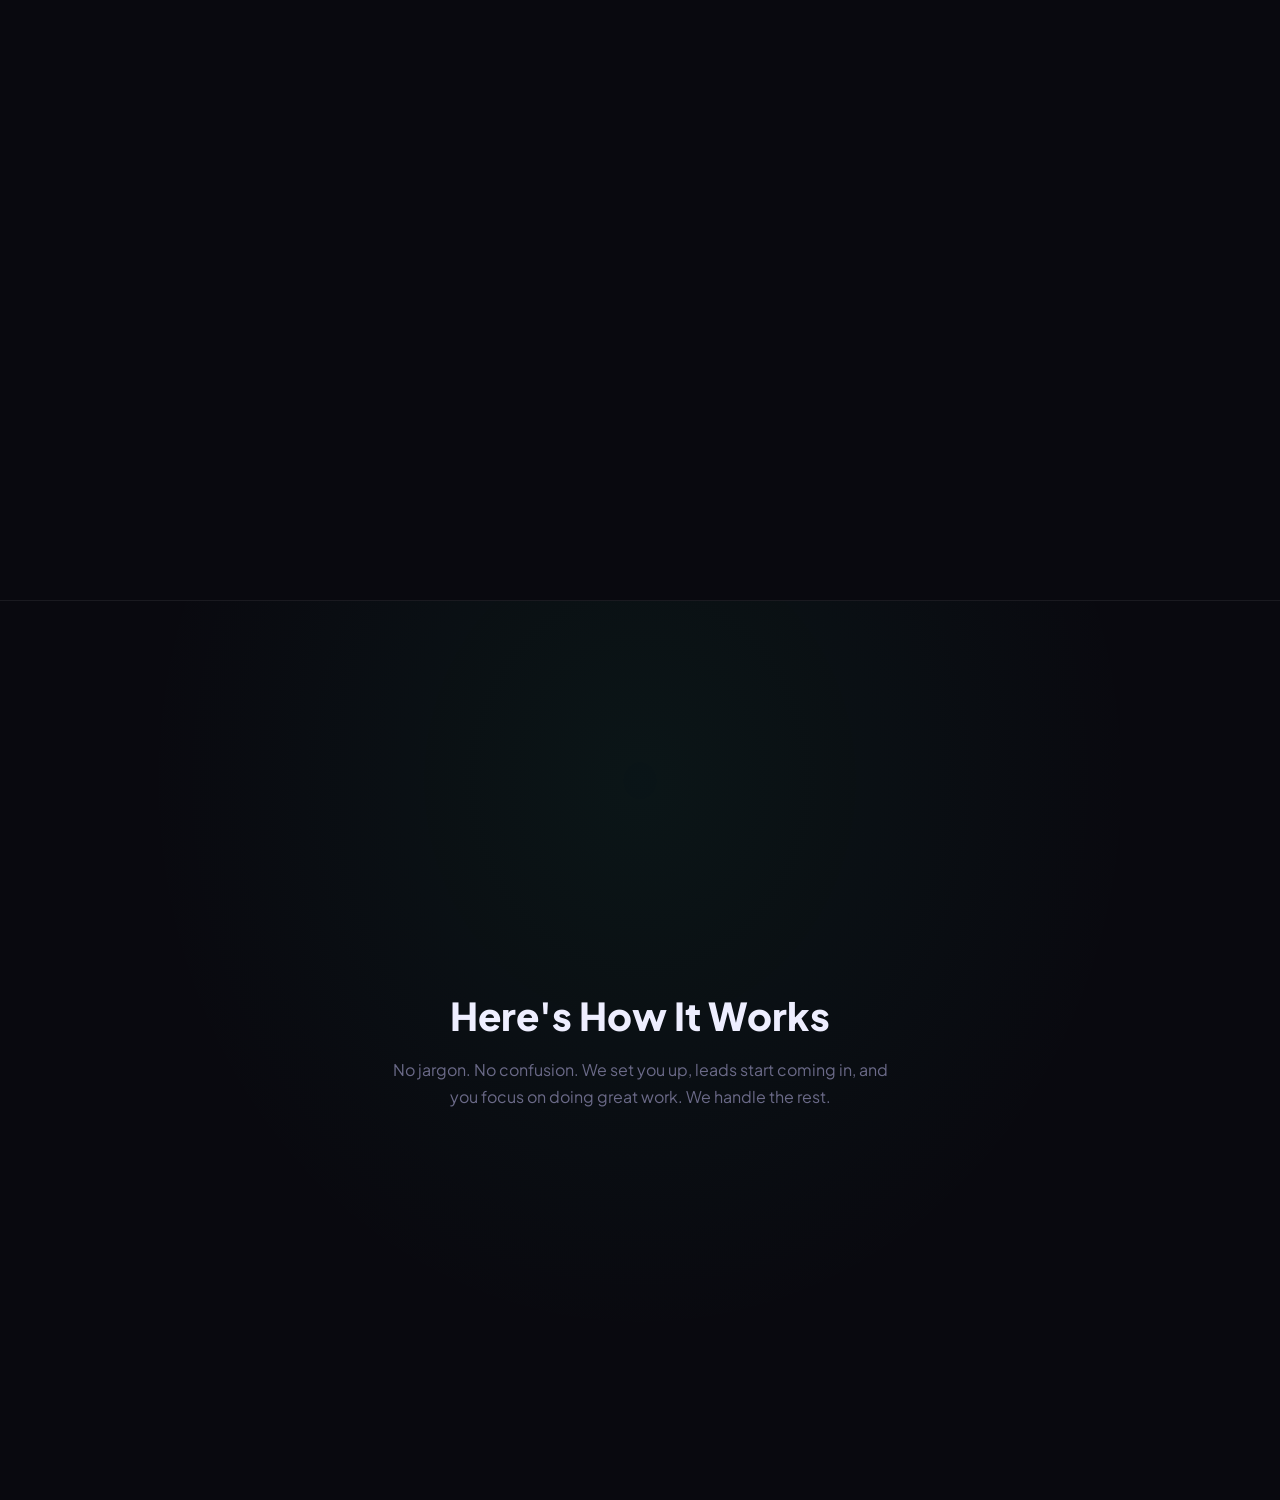
<file: Mediasphere Scroll Flip (1).html>
<!DOCTYPE html>
<html lang="en">
<head>
<meta charset="UTF-8">
<meta name="viewport" content="width=device-width, initial-scale=1.0">
<title>MediaSphere — Scroll Flip Demo</title>
<link href="https://fonts.googleapis.com/css2?family=Plus+Jakarta+Sans:wght@400;500;600;700;800&display=swap" rel="stylesheet">
<style>
/* ═══════════════════════════════════════════
   DEMO PAGE SHELL — remove when integrating
   ═══════════════════════════════════════════ */
*, *::before, *::after { box-sizing: border-box; margin: 0; padding: 0; }

:root {
  --bg: #09090f;
  --violet: #7c3aed;
  --violet-lt: #a855f7;
  --green: #20d4a0;
  --blue: #60a5fa;
  --amber: #f59e0b;
  --text: #eeeeff;
  --muted: #6b6a88;
  --surface: #111118;
  --border: rgba(255,255,255,0.07);
  --card: rgba(21,21,30,0.75);
  --muted2: #4a4966;
  --red: #f87171;
  --violet-gl: rgba(124,58,237,0.12);
}

html { scroll-behavior: auto; }

body {
  background: var(--bg);
  font-family: 'Plus Jakarta Sans', sans-serif;
  color: var(--text);
  overflow-x: hidden;
}

/* ── DEMO HERO SECTION ABOVE ── */
.above-section {
  height: 100vh;
  display: flex;
  flex-direction: column;
  align-items: center;
  justify-content: center;
  text-align: center;
  padding: 40px;
  background: radial-gradient(ellipse at 50% 80%, rgba(124,58,237,0.15) 0%, transparent 60%);
  border-bottom: 1px solid var(--border);
}
.above-section h1 {
  font-size: clamp(2.2rem, 5vw, 4rem);
  font-weight: 800;
  line-height: 1.1;
  background: linear-gradient(135deg, #fff 30%, var(--violet-lt));
  -webkit-background-clip: text;
  -webkit-text-fill-color: transparent;
  background-clip: text;
  margin-bottom: 20px;
}
.above-section p {
  font-size: 1.1rem;
  color: var(--muted);
  max-width: 520px;
  line-height: 1.6;
  margin-bottom: 36px;
}
.scroll-hint {
  display: flex;
  flex-direction: column;
  align-items: center;
  gap: 8px;
  color: var(--muted);
  font-size: 12px;
  font-weight: 600;
  letter-spacing: .1em;
  text-transform: uppercase;
  animation: nudge 2s ease infinite;
}
.scroll-hint svg { opacity: 0.5; }
@keyframes nudge {
  0%, 100% { transform: translateY(0); }
  50% { transform: translateY(6px); }
}

/* ══════════════════════════════════════════════
   ── FLIP SECTION — COPY FROM HERE ──
   ══════════════════════════════════════════════
   
   This section pins itself, drives a 3D card flip
   on scroll, then unpins and continues scrolling.
   
   HOW IT WORKS:
   - .flip-section is a tall scroll container (300vh)
   - .flip-sticky pins at the top of the viewport
   - JS maps scroll progress (0→1) to rotateY (0→180deg)
   - At ~90deg the face swaps (front hidden, back shown)
   - After 180deg the section unsticks and scroll resumes
   
   INTEGRATION NOTES:
   - Drop .flip-section anywhere in your page flow
   - The dashboard front-face is the iframe/embed of
     mediasphere-app-preview.html (or inline HTML)
   - The back face contains your next page section
   - Adjust --flip-height to control scroll travel
   ══════════════════════════════════════════════ */

/* ── scroll container — controls how long the pin lasts ── */
.flip-section {
  position: relative;
  height: 500vh; /* flip + expand travel */
}

/* ── sticky stage ── */
.flip-sticky {
  position: sticky;
  top: 0;
  height: 100vh;
  display: flex;
  align-items: center;
  justify-content: center;
  overflow: hidden;
  background: var(--bg);
}

/* ── ambient glow ── */
.flip-sticky::before {
  content: '';
  position: absolute;
  inset: 0;
  background:
    radial-gradient(ellipse at 35% 50%, rgba(124,58,237,0.18) 0%, transparent 55%),
    radial-gradient(ellipse at 72% 55%, rgba(96,165,250,0.09) 0%, transparent 50%);
  pointer-events: none;
  transition: opacity 0.6s ease;
}
.flip-sticky.flipped::before {
  background:
    radial-gradient(ellipse at 65% 50%, rgba(32,212,160,0.12) 0%, transparent 55%),
    radial-gradient(ellipse at 28% 55%, rgba(96,165,250,0.08) 0%, transparent 50%);
}

/* ── 3D card container ── */
.flip-card-wrap {
  perspective: 2000px;
  perspective-origin: 50% 50%;
  width: 900px;
  height: 620px;
  position: relative;
}

.flip-card {
  position: relative;
  width: 100%;
  height: 100%;
  transform-style: preserve-3d;
  transform: rotateY(0deg);
  filter: drop-shadow(-30px 30px 80px rgba(0,0,0,0.7)) drop-shadow(0 0 60px rgba(124,58,237,0.25));
  will-change: transform;
}

.flip-card.back-visible {
  filter: drop-shadow(30px 30px 80px rgba(0,0,0,0.7)) drop-shadow(0 0 60px rgba(32,212,160,0.15));
}

/* expanded state — full screen */
.flip-card-wrap.fullscreen {
  border-radius: 0;
}
.flip-card-wrap.fullscreen .flip-card {
  filter: none;
}
.flip-card-wrap.fullscreen .flip-face {
  border-radius: 0;
  border: none;
}

/* ── both faces ── */
.flip-face {
  position: absolute;
  inset: 0;
  backface-visibility: hidden;
  -webkit-backface-visibility: hidden;
  border-radius: 14px;
  overflow: hidden;
}

/* FRONT FACE — the dashboard */
.flip-front {
  background: #1c1c28;
  border: 1px solid rgba(255,255,255,0.08);
}

/* BACK FACE — your next section content */
.flip-back {
  transform: rotateY(180deg);
  background: linear-gradient(145deg, #0f0f1a 0%, #111120 50%, #0a0a14 100%);
  border: 1px solid rgba(255,255,255,0.06);
  display: flex;
  flex-direction: column;
  align-items: center;
  justify-content: center;
  padding: 60px 70px;
  text-align: center;
  position: relative;
  transition: padding 0.3s ease;
}
/* When full screen, give content more breathing room */
.flip-card-wrap.fullscreen .flip-back {
  padding: 80px 100px;
  border: none;
  background: linear-gradient(145deg, #0a0a12 0%, #0f0f1c 50%, #08080f 100%);
}

/* back face grid pattern */
.flip-back::before {
  content: '';
  position: absolute;
  inset: 0;
  background-image:
    linear-gradient(rgba(124,58,237,0.04) 1px, transparent 1px),
    linear-gradient(90deg, rgba(124,58,237,0.04) 1px, transparent 1px);
  background-size: 40px 40px;
  border-radius: 14px;
}

/* back face corner accents */
.flip-back::after {
  content: '';
  position: absolute;
  inset: 0;
  background:
    radial-gradient(ellipse at 50% 0%, rgba(124,58,237,0.2) 0%, transparent 50%),
    radial-gradient(ellipse at 50% 100%, rgba(32,212,160,0.08) 0%, transparent 40%);
  border-radius: 14px;
  pointer-events: none;
}

.back-content {
  position: relative;
  z-index: 1;
  display: flex;
  flex-direction: column;
  align-items: center;
  gap: 28px;
  max-width: 640px;
}

.back-eyebrow {
  display: inline-flex;
  align-items: center;
  gap: 8px;
  background: rgba(124,58,237,0.12);
  border: 1px solid rgba(168,85,247,0.2);
  border-radius: 20px;
  padding: 5px 14px;
  font-size: 11px;
  font-weight: 700;
  color: var(--violet-lt);
  letter-spacing: .08em;
  text-transform: uppercase;
}
.back-eyebrow-dot {
  width: 5px; height: 5px; border-radius: 50%;
  background: var(--violet-lt);
  box-shadow: 0 0 6px var(--violet-lt);
  animation: blink 1.6s ease infinite;
}
@keyframes blink { 0%,100%{opacity:1} 50%{opacity:.3} }

.back-heading {
  font-size: clamp(2rem, 3.5vw, 2.8rem);
  font-weight: 800;
  line-height: 1.1;
  background: linear-gradient(135deg, #ffffff 20%, var(--violet-lt) 60%, var(--blue) 100%);
  -webkit-background-clip: text;
  -webkit-text-fill-color: transparent;
  background-clip: text;
}

.back-subtext {
  font-size: 1rem;
  color: var(--muted);
  line-height: 1.7;
}

.back-stats {
  display: grid;
  grid-template-columns: repeat(3, 1fr);
  gap: 16px;
  width: 100%;
}
.back-stat {
  background: rgba(255,255,255,0.03);
  border: 1px solid rgba(255,255,255,0.07);
  border-radius: 12px;
  padding: 18px 14px;
  display: flex;
  flex-direction: column;
  gap: 4px;
}
.back-stat-val {
  font-size: 1.6rem;
  font-weight: 800;
  line-height: 1;
}
.back-stat-val.green { color: var(--green); }
.back-stat-val.violet { color: var(--violet-lt); }
.back-stat-val.blue { color: var(--blue); }
.back-stat-label {
  font-size: 9.5px;
  color: var(--muted);
  text-transform: uppercase;
  letter-spacing: .06em;
  font-weight: 600;
}

.back-cta {
  display: flex;
  gap: 12px;
  align-items: center;
  margin-top: 4px;
}
.btn-primary {
  background: linear-gradient(135deg, var(--violet), var(--violet-lt));
  border: none;
  border-radius: 10px;
  padding: 13px 28px;
  font-size: 13px;
  font-weight: 700;
  color: #fff;
  cursor: pointer;
  font-family: 'Plus Jakarta Sans', sans-serif;
  box-shadow: 0 4px 20px rgba(124,58,237,0.4);
  transition: transform 0.15s, box-shadow 0.15s;
}
.btn-primary:hover { transform: translateY(-2px); box-shadow: 0 8px 28px rgba(124,58,237,0.5); }
.btn-ghost {
  background: transparent;
  border: 1px solid rgba(255,255,255,0.12);
  border-radius: 10px;
  padding: 13px 24px;
  font-size: 13px;
  font-weight: 600;
  color: var(--muted);
  cursor: pointer;
  font-family: 'Plus Jakarta Sans', sans-serif;
  transition: border-color 0.15s, color 0.15s;
}
.btn-ghost:hover { border-color: rgba(255,255,255,0.25); color: var(--text); }

/* scroll progress indicator */
.flip-progress {
  position: absolute;
  bottom: 32px;
  left: 50%;
  transform: translateX(-50%);
  display: flex;
  flex-direction: column;
  align-items: center;
  gap: 6px;
  pointer-events: none;
  transition: opacity 0.5s ease;
}
.flip-progress.hidden { opacity: 0; }
.progress-track {
  width: 80px;
  height: 2px;
  background: rgba(255,255,255,0.1);
  border-radius: 2px;
  overflow: hidden;
}
.progress-fill {
  height: 100%;
  background: linear-gradient(90deg, var(--violet), var(--violet-lt));
  border-radius: 2px;
  transform-origin: left;
  transform: scaleX(0);
  transition: transform 0.1s linear;
}
.progress-label {
  font-size: 9px;
  color: var(--muted2);
  letter-spacing: .1em;
  text-transform: uppercase;
  font-weight: 600;
}

/* ── TRACING LIGHT on front face ── */
.trace-ring {
  position: absolute;
  inset: -2px;
  border-radius: 16px;
  pointer-events: none;
  z-index: 10;
}
@property --tr-angle {
  syntax: '<angle>';
  initial-value: 0deg;
  inherits: false;
}
.trace-ring::before {
  content: '';
  position: absolute;
  inset: 0;
  border-radius: 16px;
  background: conic-gradient(
    from var(--tr-angle, 0deg),
    transparent 0%, transparent 55%,
    rgba(124,58,237,0.4) 68%,
    rgba(168,85,247,1) 76%,
    rgba(220,180,255,1) 80%,
    rgba(168,85,247,1) 84%,
    rgba(124,58,237,0.4) 92%,
    transparent 100%
  );
  animation: trace 6s linear infinite;
}
.trace-ring::after {
  content: '';
  position: absolute;
  inset: 2px;
  border-radius: 13px;
  background: #1c1c28;
}
@keyframes trace {
  from { --tr-angle: 0deg; }
  to   { --tr-angle: 360deg; }
}

/* ── DASHBOARD EMBED (front face) ── */
.dashboard-embed {
  width: 100%;
  height: 100%;
  display: flex;
  flex-direction: column;
}

/* mini browser bar */
.db-bar {
  background: #1c1c28;
  border-bottom: 1px solid rgba(255,255,255,0.07);
  padding: 11px 16px;
  display: flex;
  align-items: center;
  gap: 12px;
  flex-shrink: 0;
}
.tls { display: flex; gap: 6px; }
.tl { width: 11px; height: 11px; border-radius: 50%; }
.tl-r{background:#ff5f57}.tl-y{background:#febc2e}.tl-g{background:#28c840}
.db-tabs { display:flex; gap:4px; margin-left:8px; }
.db-tab {
  background: var(--surface);
  border: 1px solid rgba(255,255,255,0.06);
  border-bottom: none;
  border-radius: 7px 7px 0 0;
  padding: 5px 14px;
  font-size: 11px; color: var(--muted);
  display:flex; align-items:center; gap:6px;
}
.db-tab.active { background: var(--bg); color: var(--text); }
.tab-dot { width:6px;height:6px;border-radius:50%;background:var(--violet-lt); }
.db-url {
  flex:1;
  background: rgba(255,255,255,0.04);
  border: 1px solid rgba(255,255,255,0.06);
  border-radius: 7px;
  padding: 5px 12px;
  font-size: 11px; color: var(--muted);
  display:flex; align-items:center; gap:6px;
}
.db-actions { display:flex; gap:8px; margin-left:auto; }
.db-act {
  width:22px;height:22px;border-radius:6px;
  background:rgba(255,255,255,0.04);
  border:1px solid rgba(255,255,255,0.06);
  display:flex;align-items:center;justify-content:center;
  font-size:10px;color:var(--muted);
}
/* app shell */
.db-app { display:flex; flex:1; overflow:hidden; background:var(--bg); }
.db-sidebar {
  width:80px; background:var(--surface);
  border-right:1px solid var(--border);
  display:flex; flex-direction:column; align-items:center;
  padding:16px 0; gap:2px; flex-shrink:0;
}
.sb-logo { width:44px;height:44px;border-radius:10px;margin-bottom:16px;overflow:hidden; }
.sb-logo img { width:44px;height:44px;display:block;object-fit:contain; }
.sb-icon {
  width:68px; border-radius:9px;
  display:flex; flex-direction:column; align-items:center; justify-content:center;
  gap:4px; padding:7px 4px; color:var(--muted2);
}
.sb-icon.active { background:var(--violet-gl); color:var(--violet-lt); }
.sb-label { font-size:8.5px; font-weight:500; letter-spacing:.02em; text-align:center; color:inherit; }
.db-main { flex:1; overflow:hidden; display:flex; flex-direction:column; }
.db-topbar {
  height:46px; border-bottom:1px solid var(--border);
  display:flex; align-items:center; padding:0 18px; gap:12px; flex-shrink:0;
}
.db-title { font-size:13px; font-weight:700; color:var(--text); }
.db-sub { font-size:11px; color:var(--muted); }
.live-pill {
  display:flex; align-items:center; gap:5px;
  background:rgba(32,212,160,0.1); border:1px solid rgba(32,212,160,0.2);
  border-radius:20px; padding:3px 10px;
  font-size:10px; font-weight:600; color:var(--green); margin-left:auto;
}
.live-dot {
  width:5px;height:5px;border-radius:50%;background:var(--green);
  box-shadow:0 0 5px var(--green);
  animation:blink2 1.6s ease infinite;
}
@keyframes blink2{0%,100%{opacity:1}50%{opacity:.3}}
.db-btn {
  background:linear-gradient(135deg,var(--violet),var(--violet-lt));
  border:none;border-radius:7px;padding:5px 12px;
  font-size:11px;font-weight:600;color:#fff;cursor:pointer;
  font-family:'Plus Jakarta Sans',sans-serif;
}
.db-content { flex:1; padding:14px 16px; overflow:hidden; display:flex; flex-direction:column; gap:12px; }
.kpi-row { display:grid; grid-template-columns:repeat(4,1fr); gap:8px; flex-shrink:0; }
.kpi {
  background:rgba(21,21,30,0.75);
  backdrop-filter:blur(10px);
  border:1px solid rgba(255,255,255,0.09);
  border-radius:10px; padding:11px 13px;
  position:relative; overflow:hidden;
  box-shadow:0 4px 24px rgba(0,0,0,0.3),inset 0 1px 0 rgba(255,255,255,0.06);
}
.kpi::before { content:'';position:absolute;top:0;left:0;right:0;height:2px;border-radius:2px 2px 0 0; }
.kpi-v::before{background:linear-gradient(90deg,var(--violet),var(--violet-lt))}
.kpi-g::before{background:var(--green)}
.kpi-b::before{background:var(--blue);} 
.kpi-b { box-shadow:0 4px 32px rgba(0,0,0,0.4),0 0 30px rgba(96,165,250,0.18),inset 0 1px 0 rgba(255,255,255,0.08); border-color:rgba(96,165,250,0.2); }
.kpi-a::before{background:var(--amber)}
.kpi-val{font-size:18px;font-weight:800;color:var(--text);line-height:1;}
.kpi-val.blue{color:var(--blue)}
.kpi-label{font-size:9.5px;color:var(--muted);margin-top:4px;text-transform:uppercase;letter-spacing:.05em;}
.kpi-delta{font-size:9.5px;font-weight:600;margin-top:5px;color:var(--green);}
.bottom-row{flex:1;display:grid;grid-template-columns:1fr 190px;gap:10px;overflow:hidden;}
.pipeline-wrap{display:flex;flex-direction:column;gap:6px;overflow:hidden;}
.section-label{font-size:9px;font-weight:600;color:var(--muted2);text-transform:uppercase;letter-spacing:.08em;flex-shrink:0;}
.pipeline{display:grid;grid-template-columns:repeat(5,1fr);gap:6px;flex:1;overflow:hidden;}
.stage{background:rgba(17,17,24,0.6);backdrop-filter:blur(8px);border:1px solid rgba(255,255,255,0.04);border-radius:10px;padding:8px 7px;display:flex;flex-direction:column;gap:5px;overflow:hidden;}
.stage-hd{display:flex;justify-content:space-between;align-items:center;flex-shrink:0;margin-bottom:2px;}
.stage-name{font-size:9px;font-weight:700;color:var(--muted);text-transform:uppercase;letter-spacing:.05em;}
.stage-n{font-size:9px;font-weight:700;color:var(--violet-lt);background:var(--violet-gl);border-radius:10px;padding:1px 5px;}
.lcard{background:rgba(21,21,30,0.75);backdrop-filter:blur(8px);border:1px solid rgba(255,255,255,0.07);border-radius:7px;padding:7px 8px;display:flex;flex-direction:column;gap:3px;}
.lcard-name{font-size:10px;font-weight:700;color:var(--text);}
.lcard-loc{font-size:8.5px;color:var(--muted);}
.lcard-tag{display:inline-block;font-size:8px;font-weight:600;border-radius:4px;padding:2px 5px;align-self:flex-start;margin-top:1px;}
.tag-g{background:rgba(124,58,237,0.18);color:var(--violet-lt);}
.tag-m{background:rgba(32,212,160,0.12);color:var(--green);}
.tag-b{background:rgba(96,165,250,0.12);color:var(--blue);}
.tag-r{background:rgba(245,158,11,0.12);color:var(--amber);}
.tag-w{background:rgba(32,212,160,0.12);color:var(--green);}
.auto-line{font-size:7.5px;color:var(--muted2);display:flex;align-items:center;gap:3px;margin-top:1px;}
.right-panel{display:flex;flex-direction:column;gap:8px;overflow:hidden;}
.mini-card{background:rgba(21,21,30,0.75);backdrop-filter:blur(10px);border:1px solid rgba(255,255,255,0.07);border-radius:10px;padding:10px 11px;box-shadow:0 4px 20px rgba(0,0,0,0.3);}
.mini-label{font-size:9px;font-weight:700;color:var(--muted2);text-transform:uppercase;letter-spacing:.07em;margin-bottom:8px;}
.activity{display:flex;flex-direction:column;gap:7px;}
.act-item{display:flex;gap:7px;align-items:flex-start;}
.act-dot{width:6px;height:6px;border-radius:50%;flex-shrink:0;margin-top:3px;}
.ad-g{background:var(--green);box-shadow:0 0 5px var(--green);}
.ad-v{background:var(--violet-lt);box-shadow:0 0 5px var(--violet-lt);}
.ad-a{background:var(--amber);box-shadow:0 0 5px var(--amber);}
.ad-b{background:var(--blue);box-shadow:0 0 5px var(--blue);}
.act-text{font-size:9.5px;color:var(--text);line-height:1.3;}
.act-time{font-size:8px;color:var(--muted2);margin-top:1px;}
.donut-wrap{display:flex;align-items:center;gap:10px;}
.donut{width:52px;height:52px;border-radius:50%;flex-shrink:0;mask:radial-gradient(transparent 38%,black 38%);-webkit-mask:radial-gradient(transparent 38%,black 38%);}
.donut-legend{display:flex;flex-direction:column;gap:4px;}
.dl-item{display:flex;align-items:center;gap:5px;font-size:8.5px;color:var(--muted);}
.dl-dot{width:6px;height:6px;border-radius:50%;flex-shrink:0;}
.ticker-bar{height:30px;background:rgba(17,17,24,0.9);border-top:1px solid rgba(255,255,255,0.04);overflow:hidden;display:flex;align-items:center;flex-shrink:0;}
.ticker-track-wrap{overflow:hidden;flex:1;}
.ticker-track{display:flex;white-space:nowrap;will-change:transform;}
.ticker-item{display:inline-flex;align-items:center;gap:6px;font-size:9px;color:var(--muted);padding:0 22px;border-right:1px solid rgba(255,255,255,0.04);}
.ti-dot{width:5px;height:5px;border-radius:50%;flex-shrink:0;}

/* ── BELOW SECTION ── */
.below-section {
  min-height: 100vh;
  display: flex;
  flex-direction: column;
  align-items: center;
  justify-content: center;
  text-align: center;
  padding: 100px 40px;
  background: radial-gradient(ellipse at 50% 20%, rgba(32,212,160,0.06) 0%, transparent 55%);
  border-top: 1px solid var(--border);
}
.below-section h2 { font-size: 2.4rem; font-weight: 800; margin-bottom: 16px; }
.below-section p { color: var(--muted); font-size: 1rem; line-height: 1.7; max-width: 500px; }
</style>
</head>
<body>

<!-- ── SECTION ABOVE (your existing hero) ── -->
<section class="above-section">
  <h1>Scale Your Trade Business<br>The Smart Way</h1>
  <p>Automated lead generation, CRM, booking systems, and reputation management. All handled for you.</p>
  <div class="scroll-hint">
    <svg width="16" height="16" viewBox="0 0 24 24" fill="none" stroke="currentColor" stroke-width="2.5"><path d="M12 5v14M5 12l7 7 7-7"/></svg>
    Scroll to see it in action
  </div>
</section>

<!-- ══════════════════════════════════
     ── FLIP SECTION — START ──
     ══════════════════════════════════ -->
<section class="flip-section" id="flipSection">
  <div class="flip-sticky" id="flipSticky">

    <!-- 3D card -->
    <div class="flip-card-wrap" id="flipCardWrap">
      <div class="flip-card" id="flipCard">

        <!-- FRONT FACE: Dashboard -->
        <div class="flip-face flip-front">
          <!-- Tracing light border -->
          <div class="trace-ring"></div>

          <!-- Dashboard content -->
          <div class="dashboard-embed">
            <div class="db-bar">
              <div class="tls"><div class="tl tl-r"></div><div class="tl tl-y"></div><div class="tl tl-g"></div></div>
              <div class="db-tabs">
                <div class="db-tab active"><div class="tab-dot"></div>MediaSphere · Pipeline</div>
                <div class="db-tab">Leads</div>
              </div>
              <div class="db-url"><span style="opacity:.5;font-size:10px">🔒</span><span>app.mediaspheresolutions.com/pipeline</span></div>
              <div class="db-actions"><div class="db-act">⟳</div><div class="db-act">⋯</div></div>
            </div>
            <div class="db-app">
              <div class="db-sidebar">
                <div class="sb-logo"><img id="sbLogo" src="" alt="M"></div>
                <div class="sb-icon active">
                  <svg width="15" height="15" viewBox="0 0 24 24" fill="none" stroke="currentColor" stroke-width="2"><rect x="3" y="3" width="7" height="7"/><rect x="14" y="3" width="7" height="7"/><rect x="3" y="14" width="7" height="7"/><rect x="14" y="14" width="7" height="7"/></svg>
                  <span class="sb-label">Pipeline</span>
                </div>
                <div class="sb-icon">
                  <svg width="15" height="15" viewBox="0 0 24 24" fill="none" stroke="currentColor" stroke-width="2"><path d="M17 21v-2a4 4 0 0 0-4-4H5a4 4 0 0 0-4 4v2"/><circle cx="9" cy="7" r="4"/></svg>
                  <span class="sb-label">Leads</span>
                </div>
                <div class="sb-icon">
                  <svg width="15" height="15" viewBox="0 0 24 24" fill="none" stroke="currentColor" stroke-width="2"><rect x="3" y="4" width="18" height="18" rx="2"/><line x1="16" y1="2" x2="16" y2="6"/><line x1="8" y1="2" x2="8" y2="6"/><line x1="3" y1="10" x2="21" y2="10"/></svg>
                  <span class="sb-label">Bookings</span>
                </div>
                <div class="sb-icon">
                  <svg width="15" height="15" viewBox="0 0 24 24" fill="none" stroke="currentColor" stroke-width="2"><polygon points="12 2 15.09 8.26 22 9.27 17 14.14 18.18 21.02 12 17.77 5.82 21.02 7 14.14 2 9.27 8.91 8.26 12 2"/></svg>
                  <span class="sb-label">Reviews</span>
                </div>
                <div class="sb-icon">
                  <svg width="15" height="15" viewBox="0 0 24 24" fill="none" stroke="currentColor" stroke-width="2"><path d="M21 15a2 2 0 0 1-2 2H7l-4 4V5a2 2 0 0 1 2-2h14a2 2 0 0 1 2 2z"/></svg>
                  <span class="sb-label">Messages</span>
                </div>
                <div class="sb-icon" style="margin-top:auto">
                  <svg width="15" height="15" viewBox="0 0 24 24" fill="none" stroke="currentColor" stroke-width="2"><circle cx="12" cy="12" r="3"/><path d="M19.4 15a1.65 1.65 0 0 0 .33 1.82l.06.06a2 2 0 0 1-2.83 2.83l-.06-.06a1.65 1.65 0 0 0-1.82-.33 1.65 1.65 0 0 0-1 1.51V21a2 2 0 0 1-4 0v-.09A1.65 1.65 0 0 0 9 19.4a1.65 1.65 0 0 0-1.82.33l-.06.06a2 2 0 0 1-2.83-2.83l.06-.06A1.65 1.65 0 0 0 4.68 15a1.65 1.65 0 0 0-1.51-1H3a2 2 0 0 1 0-4h.09A1.65 1.65 0 0 0 4.6 9a1.65 1.65 0 0 0-.33-1.82l-.06-.06a2 2 0 0 1 2.83-2.83l.06.06A1.65 1.65 0 0 0 9 4.68a1.65 1.65 0 0 0 1-1.51V3a2 2 0 0 1 4 0v.09a1.65 1.65 0 0 0 1 1.51 1.65 1.65 0 0 0 1.82-.33l.06-.06a2 2 0 0 1 2.83 2.83l-.06.06A1.65 1.65 0 0 0 19.4 9a1.65 1.65 0 0 0 1.51 1H21a2 2 0 0 1 0 4h-.09a1.65 1.65 0 0 0-1.51 1z"/></svg>
                  <span class="sb-label">Settings</span>
                </div>
              </div>
              <div class="db-main">
                <div class="db-topbar">
                  <div><div class="db-title">Client Pipeline</div><div class="db-sub">All leads · auto-managed</div></div>
                  <div class="live-pill"><div class="live-dot"></div>Live</div>
                  <button class="db-btn">+ Add Lead</button>
                </div>
                <div class="db-content">
                  <div class="kpi-row">
                    <div class="kpi kpi-v"><div class="kpi-val">102</div><div class="kpi-label">Total Leads</div><div class="kpi-delta">↑ 18% this month</div></div>
                    <div class="kpi kpi-g"><div class="kpi-val">68</div><div class="kpi-label">Booked</div><div class="kpi-delta">↑ 14% conv. rate</div></div>
                    <div class="kpi kpi-b"><div class="kpi-val blue">€104.8k</div><div class="kpi-label">Revenue</div><div class="kpi-delta">↑ 12% MoM</div></div>
                    <div class="kpi kpi-a"><div class="kpi-val">4.9 ★</div><div class="kpi-label">Review Score</div><div class="kpi-delta">31 new reviews</div></div>
                  </div>
                  <div class="bottom-row">
                    <div class="pipeline-wrap">
                      <div class="section-label">Pipeline · 5 stages · auto-managed</div>
                      <div class="pipeline">
                        <div class="stage"><div class="stage-hd"><div class="stage-name">New Lead</div><div class="stage-n">8</div></div><div class="lcard"><div class="lcard-name">James Murphy</div><div class="lcard-loc">Dublin · Electrician</div><div class="lcard-tag tag-g">Google Ads</div></div><div class="lcard"><div class="lcard-name">Sarah Byrne</div><div class="lcard-loc">Cork · Plumber</div><div class="lcard-tag tag-m">Meta Ads</div></div></div>
                        <div class="stage"><div class="stage-hd"><div class="stage-name">Contacted</div><div class="stage-n">11</div></div><div class="lcard"><div class="lcard-name">Paul O'Brien</div><div class="lcard-loc">Limerick · Roofer</div><div class="lcard-tag tag-g">Google Ads</div><div class="auto-line"><svg width="8" height="8" viewBox="0 0 24 24" fill="currentColor"><polygon points="13 2 3 14 12 14 11 22 21 10 12 10 13 2"/></svg> SMS sent auto</div></div><div class="lcard"><div class="lcard-name">Aine Walsh</div><div class="lcard-loc">Waterford · Tiler</div><div class="lcard-tag tag-m">Meta Ads</div></div></div>
                        <div class="stage"><div class="stage-hd"><div class="stage-name">Booked</div><div class="stage-n">9</div></div><div class="lcard"><div class="lcard-name">Mark Doyle</div><div class="lcard-loc">Dublin · Painter</div><div class="lcard-tag tag-b">Booked</div><div class="auto-line"><svg width="8" height="8" viewBox="0 0 24 24" fill="currentColor"><polygon points="13 2 3 14 12 14 11 22 21 10 12 10 13 2"/></svg> Calendar synced</div></div><div class="lcard"><div class="lcard-name">Claire Finn</div><div class="lcard-loc">Kildare · Cleaner</div><div class="lcard-tag tag-b">Booked</div></div></div>
                        <div class="stage"><div class="stage-hd"><div class="stage-name">Reviews</div><div class="stage-n">14</div></div><div class="lcard"><div class="lcard-name">Derek Ryan</div><div class="lcard-loc">Meath · Landscaper</div><div class="lcard-tag tag-r">5 stars</div><div class="auto-line"><svg width="8" height="8" viewBox="0 0 24 24" fill="currentColor"><polygon points="13 2 3 14 12 14 11 22 21 10 12 10 13 2"/></svg> Auto-requested</div></div><div class="lcard"><div class="lcard-name">Lisa Nolan</div><div class="lcard-loc">Wicklow · Plumber</div><div class="lcard-tag tag-r">5 stars</div></div></div>
                        <div class="stage"><div class="stage-hd"><div class="stage-name">Won ✓</div><div class="stage-n">26</div></div><div class="lcard"><div class="lcard-name">Brian Kelly</div><div class="lcard-loc">Dublin · Electrician</div><div class="lcard-tag tag-w">Won</div></div><div class="lcard"><div class="lcard-name">Sandra Hughes</div><div class="lcard-loc">Cork · Builder</div><div class="lcard-tag tag-w">Won</div></div><div class="lcard"><div class="lcard-name">Conor Daly</div><div class="lcard-loc">Galway · Roofer</div><div class="lcard-tag tag-w">Won</div></div></div>
                      </div>
                    </div>
                    <div class="right-panel">
                      <div class="mini-card" style="flex:1;overflow:hidden">
                        <div class="mini-label">Live Activity</div>
                        <div class="activity">
                          <div class="act-item"><div class="act-dot ad-g"></div><div><div class="act-text"><strong>New lead</strong> — James M.</div><div class="act-time">Just now</div></div></div>
                          <div class="act-item"><div class="act-dot ad-v"></div><div><div class="act-text"><strong>Booking confirmed</strong> — Mark D.</div><div class="act-time">2 min ago</div></div></div>
                          <div class="act-item"><div class="act-dot ad-a"></div><div><div class="act-text"><strong>5★ review</strong> — Derek R.</div><div class="act-time">8 min ago</div></div></div>
                          <div class="act-item"><div class="act-dot ad-b"></div><div><div class="act-text"><strong>Follow-up sent</strong> — Aine W.</div><div class="act-time">14 min ago</div></div></div>
                          <div class="act-item"><div class="act-dot ad-g"></div><div><div class="act-text"><strong>Deal won</strong> — Sandra H. €620</div><div class="act-time">31 min ago</div></div></div>
                        </div>
                      </div>
                      <div class="mini-card">
                        <div class="mini-label">Lead Sources</div>
                        <div class="donut-wrap">
                          <div class="donut" style="background:conic-gradient(var(--violet-lt) 0% 35%,var(--green) 35% 77%,var(--blue) 77% 89%,var(--muted2) 89% 100%)"></div>
                          <div class="donut-legend">
                            <div class="dl-item"><div class="dl-dot" style="background:var(--violet-lt)"></div>Google 35%</div>
                            <div class="dl-item"><div class="dl-dot" style="background:var(--green)"></div>Meta 42%</div>
                            <div class="dl-item"><div class="dl-dot" style="background:var(--blue)"></div>Referral 12%</div>
                            <div class="dl-item"><div class="dl-dot" style="background:var(--muted2)"></div>Other 11%</div>
                          </div>
                        </div>
                      </div>
                    </div>
                  </div>
                </div>
                <div class="ticker-bar">
                  <div class="ticker-track-wrap"><div class="ticker-track" id="tickerTrack">
                    <div class="ticker-item"><div class="ti-dot" style="background:var(--green)"></div><strong>New lead</strong> — James M. · Google Ads · Dublin</div>
                    <div class="ticker-item"><div class="ti-dot" style="background:var(--violet-lt)"></div><strong>Booking confirmed</strong> — Mark D. · Wed 10am</div>
                    <div class="ticker-item"><div class="ti-dot" style="background:var(--amber)"></div><strong>5-star review</strong> — Derek R. · "Brilliant service"</div>
                    <div class="ticker-item"><div class="ti-dot" style="background:var(--blue)"></div><strong>SMS follow-up sent</strong> — Aine W. · automated</div>
                    <div class="ticker-item"><div class="ti-dot" style="background:var(--green)"></div><strong>Deal won</strong> — Sandra H. · Cork · €620</div>
                  </div></div>
                </div>
              </div>
            </div>
          </div>
        </div><!-- /flip-front -->

        <!-- BACK FACE: Your next section -->
        <div class="flip-face flip-back">
          <div class="back-content">
            <div class="back-eyebrow"><div class="back-eyebrow-dot"></div>Fully Managed For You</div>
            <h2 class="back-heading">Everything Running.<br>While You're On The Tools.</h2>
            <p class="back-subtext">
              From the first Google search to the five-star review — leads are captured, followed up, 
              booked, and tracked automatically. You just do the work.
            </p>
            <div class="back-stats">
              <div class="back-stat">
                <div class="back-stat-val green">3.2×</div>
                <div class="back-stat-label">More leads on average</div>
              </div>
              <div class="back-stat">
                <div class="back-stat-val violet">68%</div>
                <div class="back-stat-label">Booking conversion rate</div>
              </div>
              <div class="back-stat">
                <div class="back-stat-val blue">4.9★</div>
                <div class="back-stat-label">Average review score</div>
              </div>
            </div>
            <div class="back-cta">
              <button class="btn-primary">Book a Free Strategy Call</button>
              <button class="btn-ghost">See How It Works →</button>
            </div>
          </div>
        </div><!-- /flip-back -->

      </div><!-- /flip-card -->
    </div><!-- /flip-card-wrap -->

    <!-- Scroll progress bar -->
    <div class="flip-progress" id="flipProgress">
      <div class="progress-track"><div class="progress-fill" id="progressFill"></div></div>
      <div class="progress-label" id="progressLabel">Scroll to flip</div>
    </div>

  </div><!-- /flip-sticky -->
</section>
<!-- ══════════════════════════════════
     ── FLIP SECTION — END ──
     ══════════════════════════════════ -->

<!-- ── SECTION BELOW (continues after flip) ── -->
<section class="below-section">
  <h2>Here's How It Works</h2>
  <p>No jargon. No confusion. We set you up, leads start coming in, and you focus on doing great work. We handle the rest.</p>
</section>

<script>
// ── LOGO ──
document.getElementById('sbLogo').src = '[data-uri]';

// ── TICKER ──
(function() {
  const track = document.getElementById('tickerTrack');
  Array.from(track.children).forEach(i => track.appendChild(i.cloneNode(true)));
  let x = 0;
  function tick() {
    x -= 0.6;
    if (Math.abs(x) >= track.scrollWidth / 2) x = 0;
    track.style.transform = `translateX(${x}px)`;
    requestAnimationFrame(tick);
  }
  tick();
})();

// ════════════════════════════════════════════
// SCROLL FLIP + EXPAND ENGINE
// ════════════════════════════════════════════
// Progress timeline (0 → 1):
//  0.00 – 0.10  approach: card eases flat
//  0.10 – 0.15  brief pause centred
//  0.15 – 0.55  THE FLIP  (0° → 180°)
//  0.55 – 0.65  land & breathe on back face
//  0.65 – 1.00  EXPAND to full viewport
// ════════════════════════════════════════════
(function() {
  const section  = document.getElementById('flipSection');
  const cardWrap = document.getElementById('flipCardWrap');
  const card     = document.getElementById('flipCard');
  const sticky   = document.getElementById('flipSticky');
  const progFill = document.getElementById('progressFill');
  const progLabel= document.getElementById('progressLabel');
  const progWrap = document.getElementById('flipProgress');

  const BASE_TILT_Y = -14;
  const BASE_TILT_X = 4;

  // Base card dimensions
  const BASE_W = 900;
  const BASE_H = 620;

  let lastProgress = -1;
  let backVisible  = false;

  function ease3(t) {
    return t < 0.5 ? 4*t*t*t : 1 - Math.pow(-2*t+2,3)/2;
  }

  function lerp(a, b, t) { return a + (b - a) * t; }

  function onScroll() {
    const rect     = section.getBoundingClientRect();
    const sectionH = section.offsetHeight;
    const viewH    = window.innerHeight;
    const viewW    = window.innerWidth;

    const scrolled = -rect.top;
    const travel   = sectionH - viewH;
    const progress = Math.max(0, Math.min(1, scrolled / travel));

    if (Math.abs(progress - lastProgress) < 0.0003) return;
    lastProgress = progress;

    // ── PHASE 1: APPROACH (0 → 0.15) ──
    let rotY, rotX, scaleVal = 1;
    let perspective = 2000;

    if (progress < 0.1) {
      const t = progress / 0.1;
      rotY = BASE_TILT_Y * (1 - t * 0.4);
      rotX = BASE_TILT_X * (1 - t * 0.4);
      scaleVal = 1 + t * 0.02;
    } else if (progress < 0.15) {
      const t = (progress - 0.1) / 0.05;
      rotY = BASE_TILT_Y * 0.6 * (1 - t);
      rotX = BASE_TILT_X * 0.6 * (1 - t);
      scaleVal = 1.02;
    }
    // ── PHASE 2: FLIP (0.15 → 0.55) ──
    else if (progress < 0.55) {
      const t     = (progress - 0.15) / 0.40;
      const eased = ease3(t);
      rotY     = eased * 180;
      rotX     = Math.sin(eased * Math.PI) * -5;
      scaleVal = 1 + Math.sin(eased * Math.PI) * 0.05;
    }
    // ── PHASE 3: LAND (0.55 → 0.65) ──
    else if (progress < 0.65) {
      const t = (progress - 0.55) / 0.10;
      rotY     = 180;
      rotX     = lerp(0, 2, t);
      scaleVal = lerp(1.05, 1.0, t);
    }
    // ── PHASE 4: EXPAND (0.65 → 1.0) ──
    else {
      const t     = (progress - 0.65) / 0.35;
      const eased = ease3(t);

      rotY     = 180;
      rotX     = lerp(2, 0, eased);
      scaleVal = 1; // let width/height do the growing

      // Shrink perspective to 0 so card "becomes" flat page
      perspective = lerp(2000, 0, eased);

      // Grow card dimensions
      const w = lerp(BASE_W, viewW,  eased);
      const h = lerp(BASE_H, viewH, eased);

      // Fade border-radius to 0
      const radius = lerp(14, 0, eased);

      cardWrap.style.width  = w + 'px';
      cardWrap.style.height = h + 'px';
      card.style.borderRadius = radius + 'px';

      // Toggle fullscreen class at 50% of expand
      cardWrap.classList.toggle('fullscreen', eased > 0.5);

      // Fade out the drop-shadow as we expand
      const shadowOpacity = 1 - eased;
      card.style.filter = eased > 0.95
        ? 'none'
        : `drop-shadow(${30*(1-eased)}px ${30*(1-eased)}px ${80*(1-eased)}px rgba(0,0,0,${0.7*shadowOpacity}))`;
    }

    // Reset dimensions in non-expand phases
    if (progress < 0.65) {
      cardWrap.style.width  = BASE_W + 'px';
      cardWrap.style.height = BASE_H + 'px';
      card.style.borderRadius = '';
      cardWrap.classList.remove('fullscreen');
    }

    // Apply perspective + transform
    cardWrap.style.perspective = perspective > 0 ? perspective + 'px' : 'none';
    card.style.transform = `rotateY(${rotY}deg) rotateX(${rotX}deg) scale(${scaleVal})`;

    // ── FACE SWAP ──
    const isBackNow = rotY > 90 && rotY < 270;
    if (isBackNow !== backVisible) {
      backVisible = isBackNow;
      card.classList.toggle('back-visible', backVisible);
      sticky.classList.toggle('flipped', backVisible);
    }

    // ── PROGRESS INDICATOR ──
    if (progress >= 0.65) {
      // Expanding — hide scroll hint
      progWrap.classList.add('hidden');
    } else {
      const flipProgress = Math.max(0, Math.min(1, (progress - 0.15) / 0.40));
      progFill.style.transform = `scaleX(${flipProgress})`;
      progWrap.classList.remove('hidden');
      if (progress < 0.12) {
        progLabel.textContent = 'Scroll to flip';
      } else if (backVisible) {
        progLabel.textContent = 'Keep scrolling';
      } else {
        progLabel.textContent = 'Flipping...';
      }
    }
  }

  window.addEventListener('scroll', onScroll, { passive: true });
  onScroll();
})();
</script>
</body>
</html>
</file>
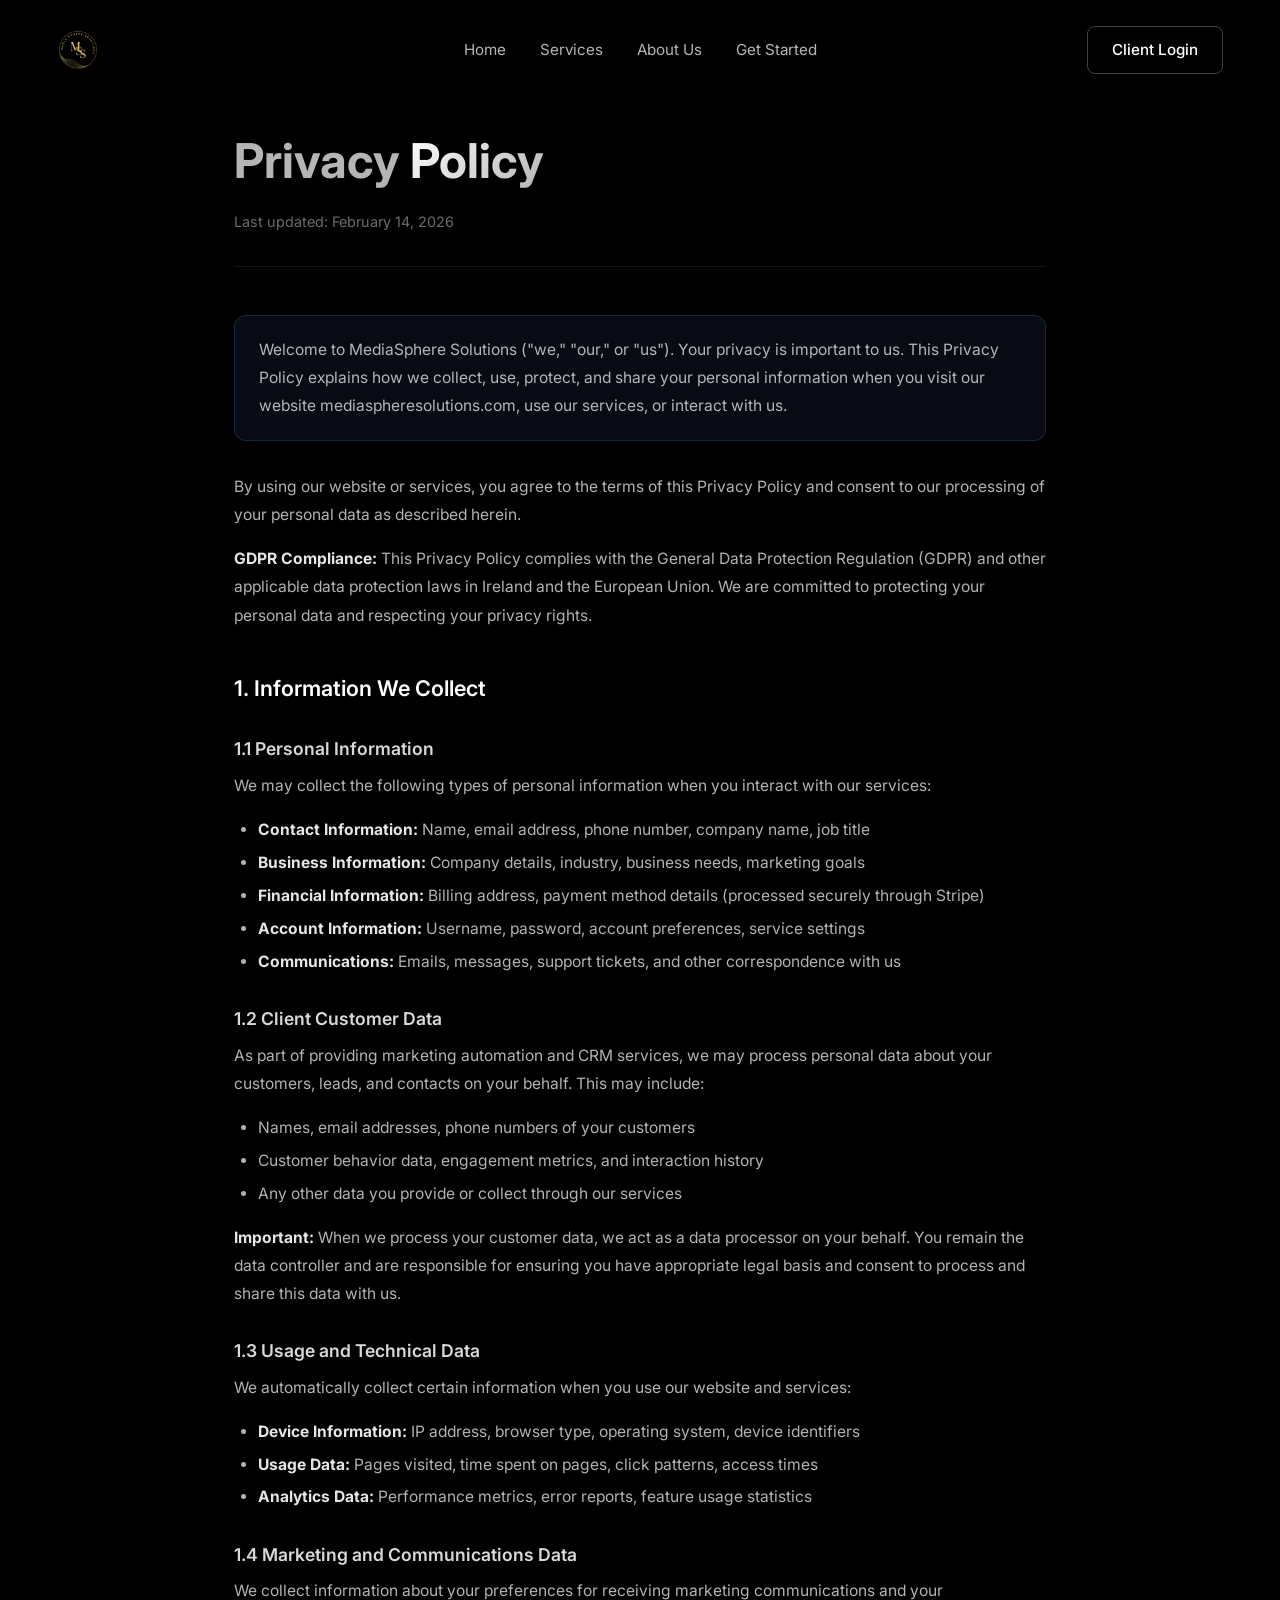
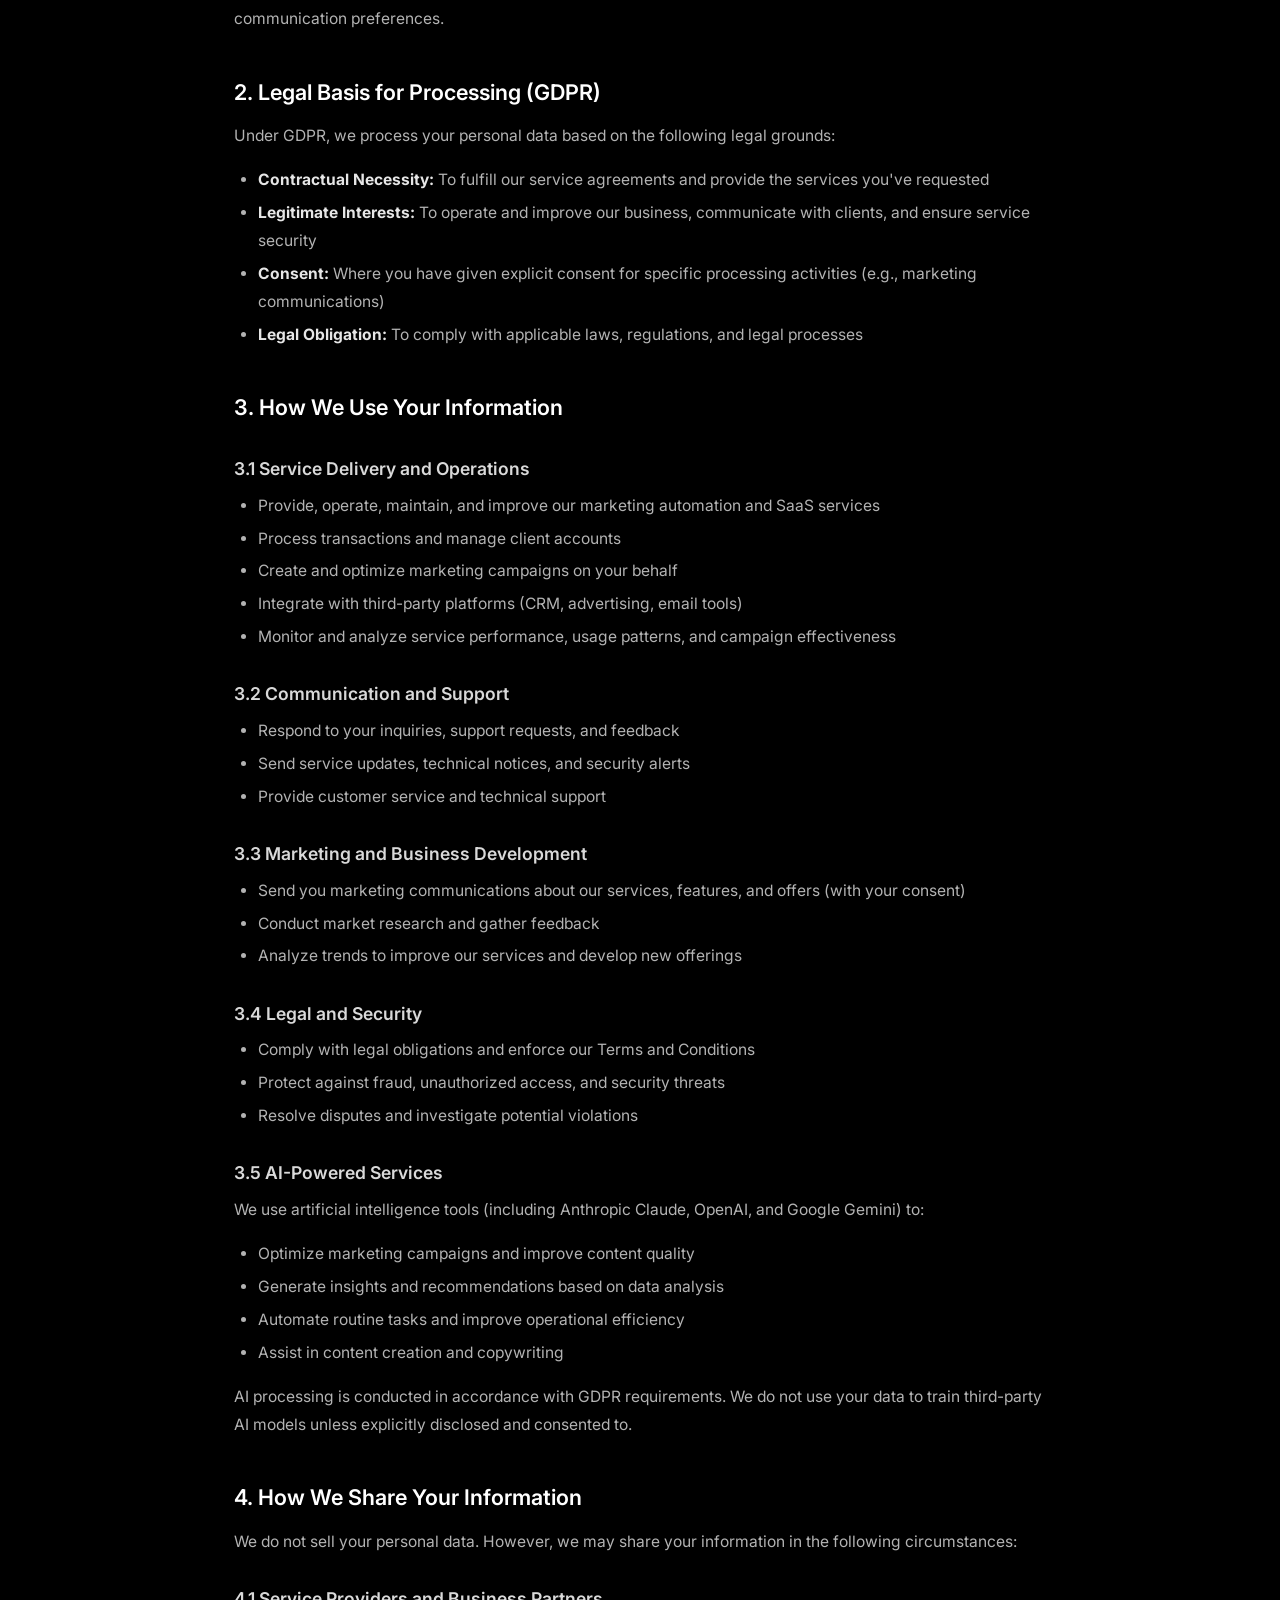
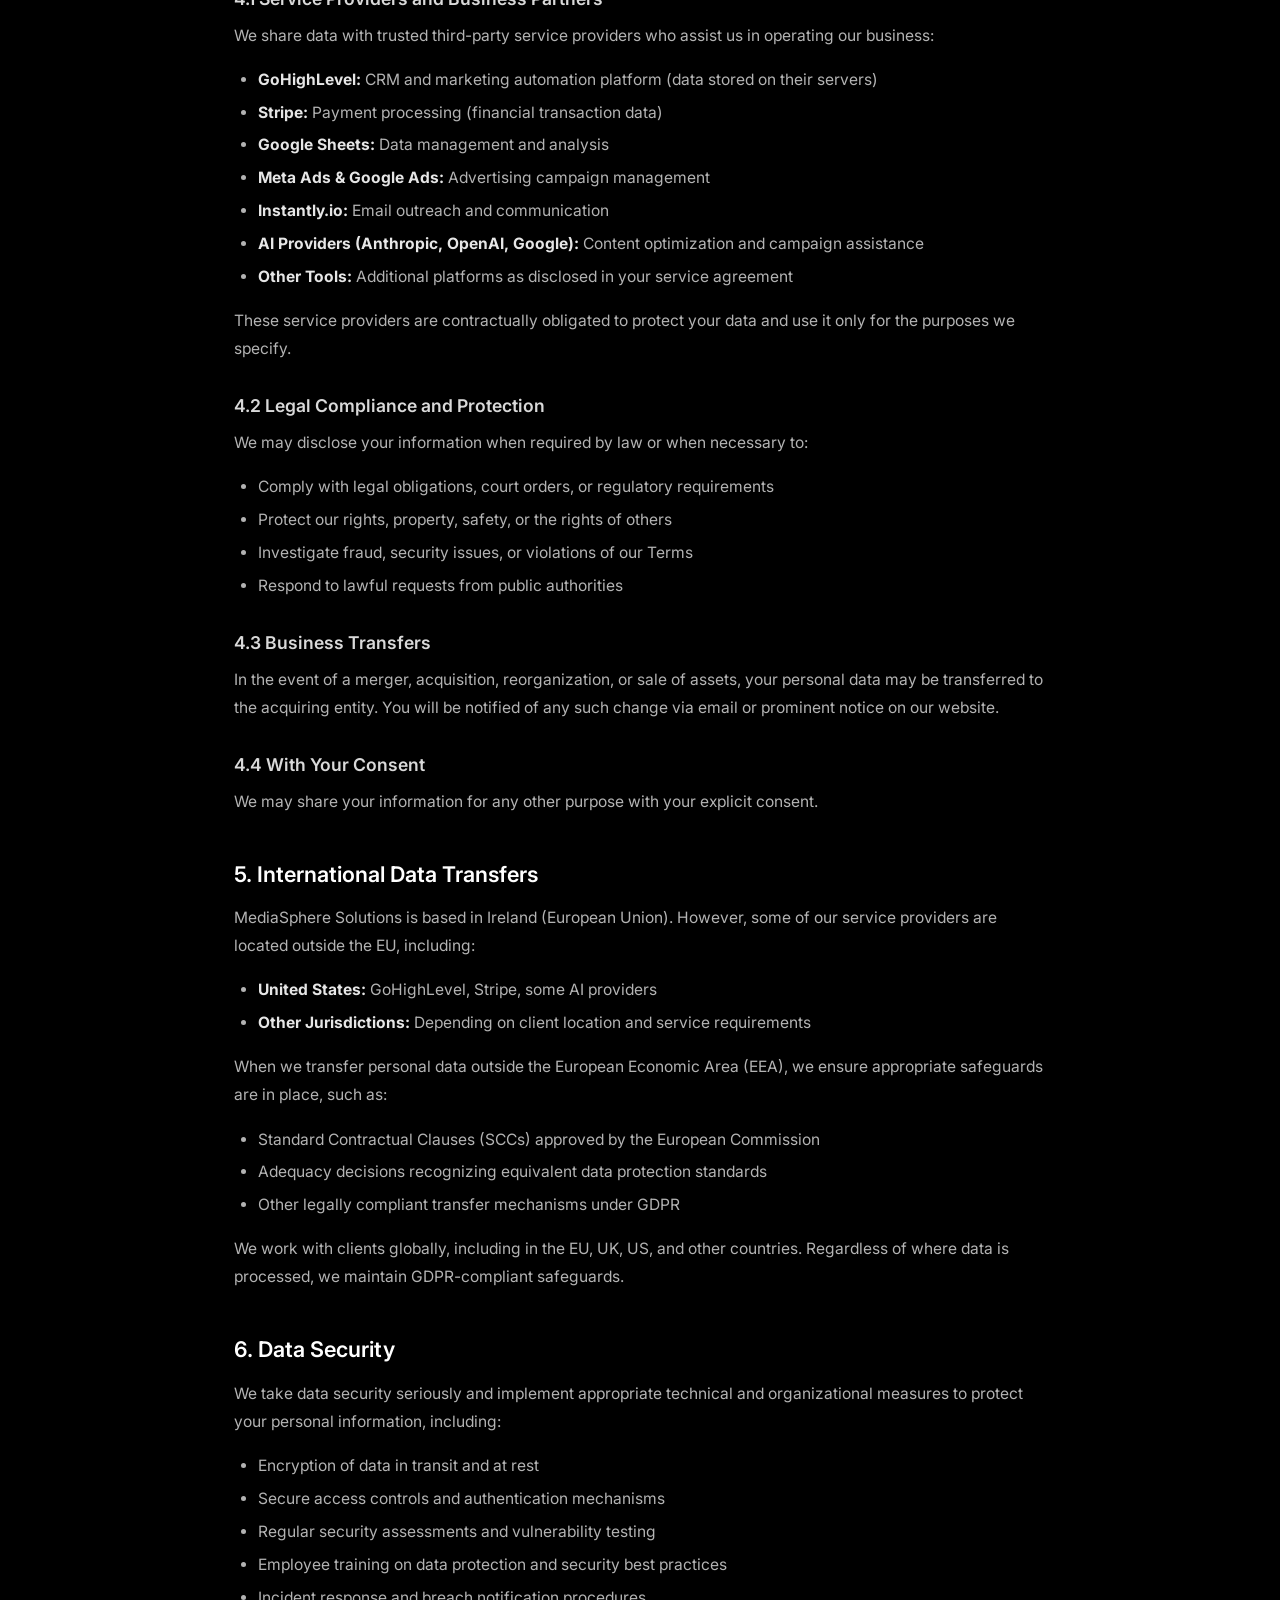
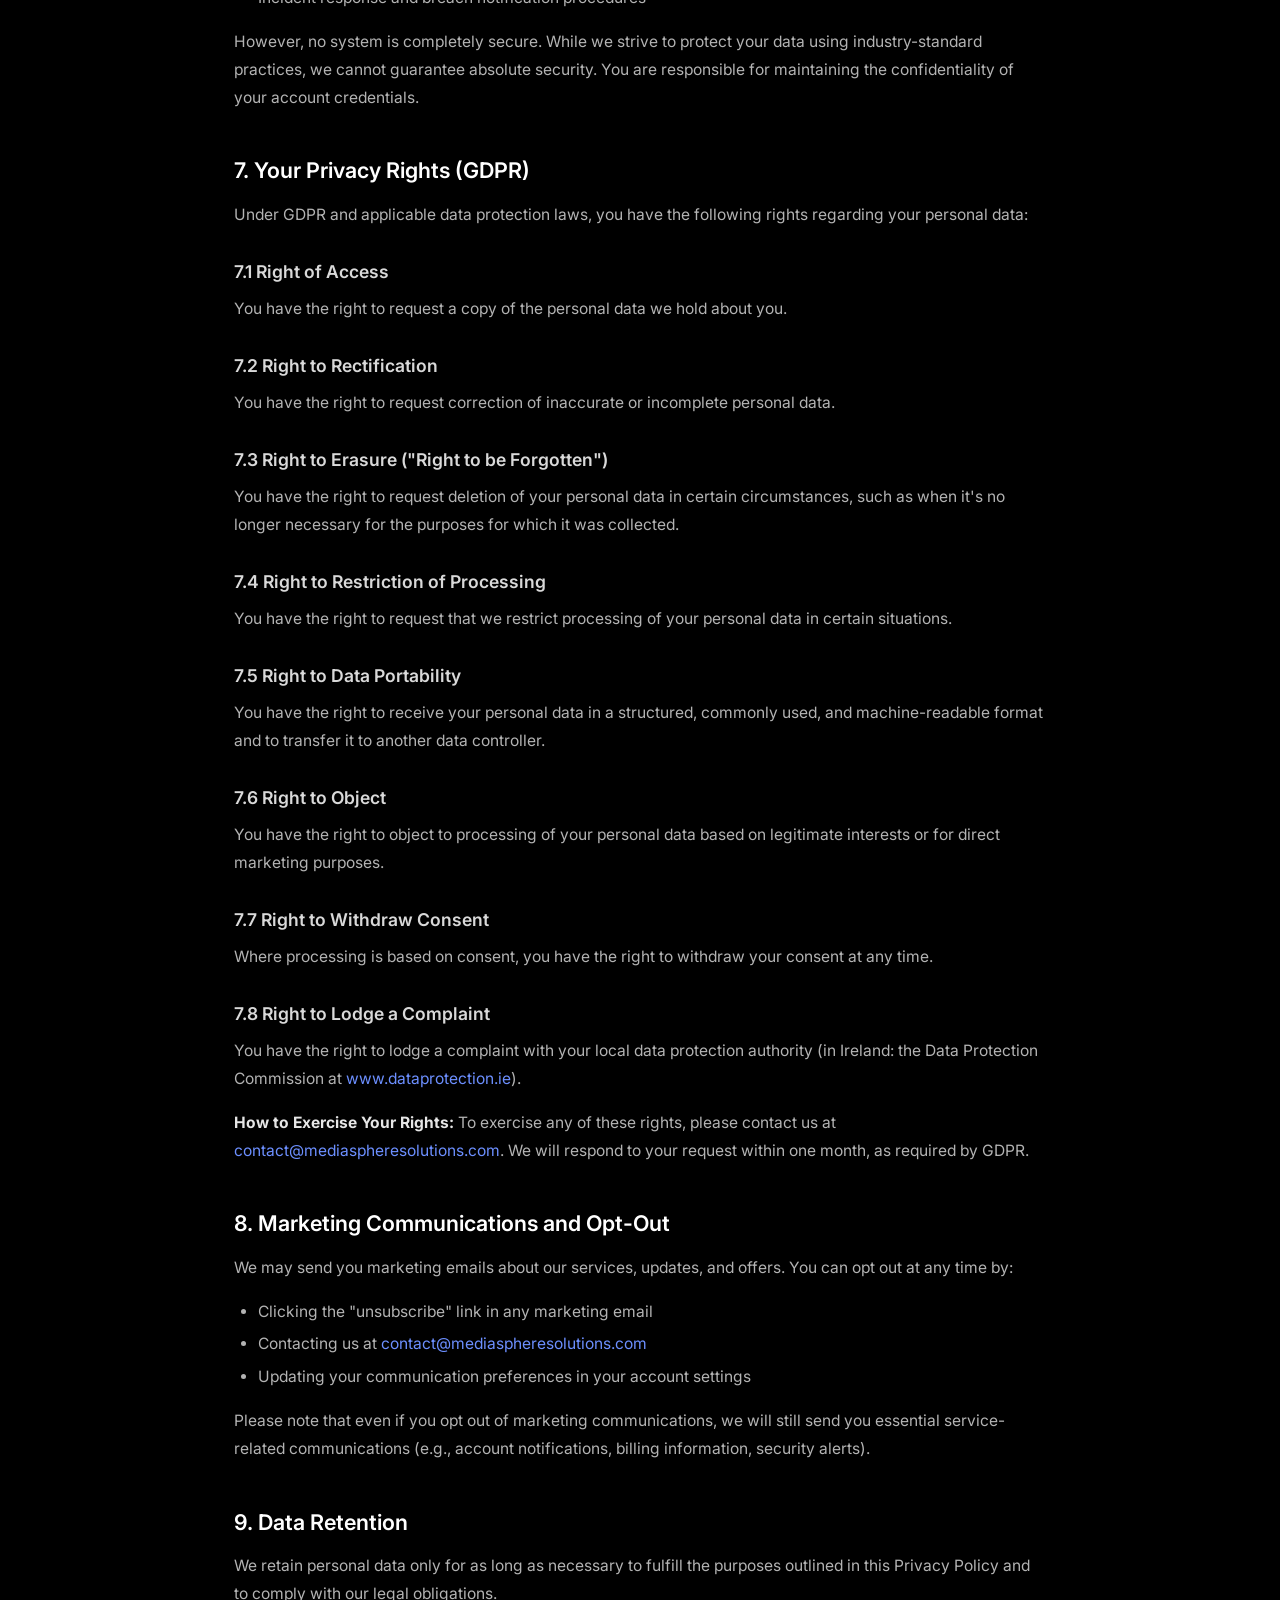
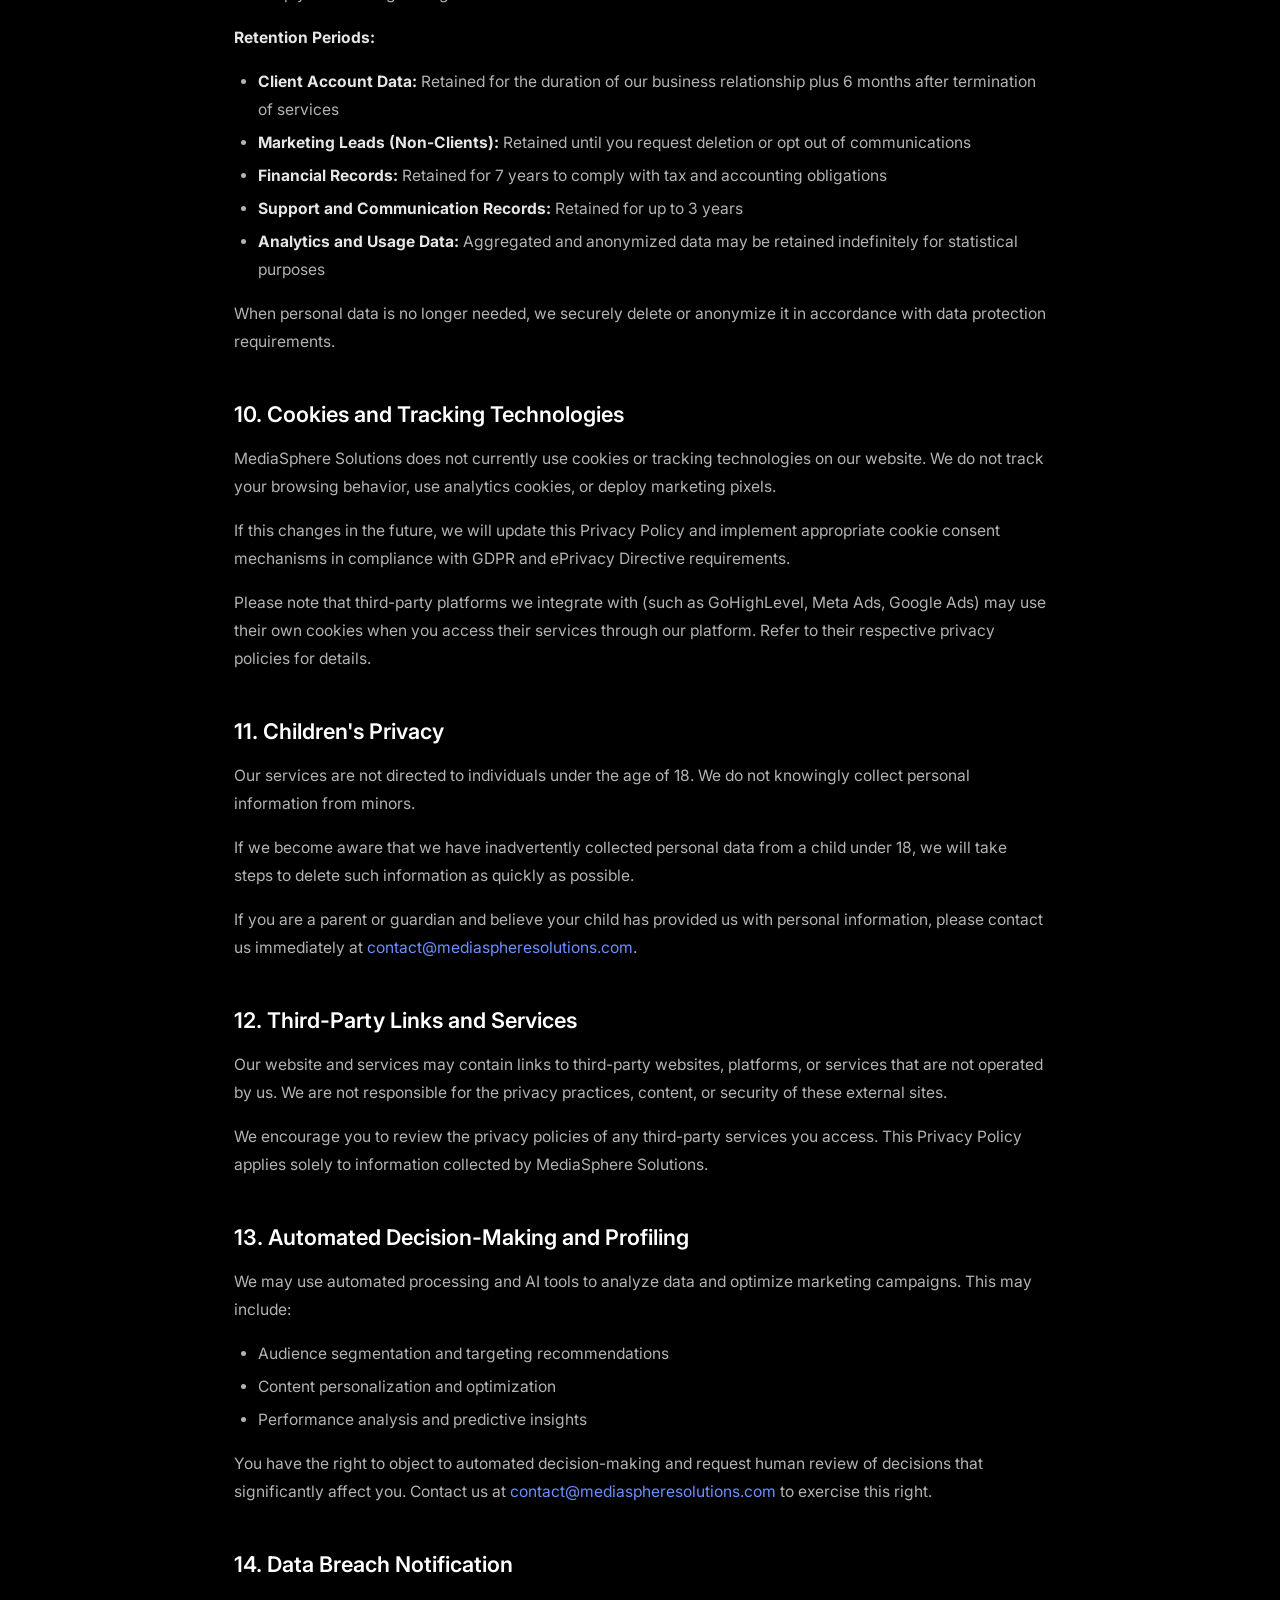
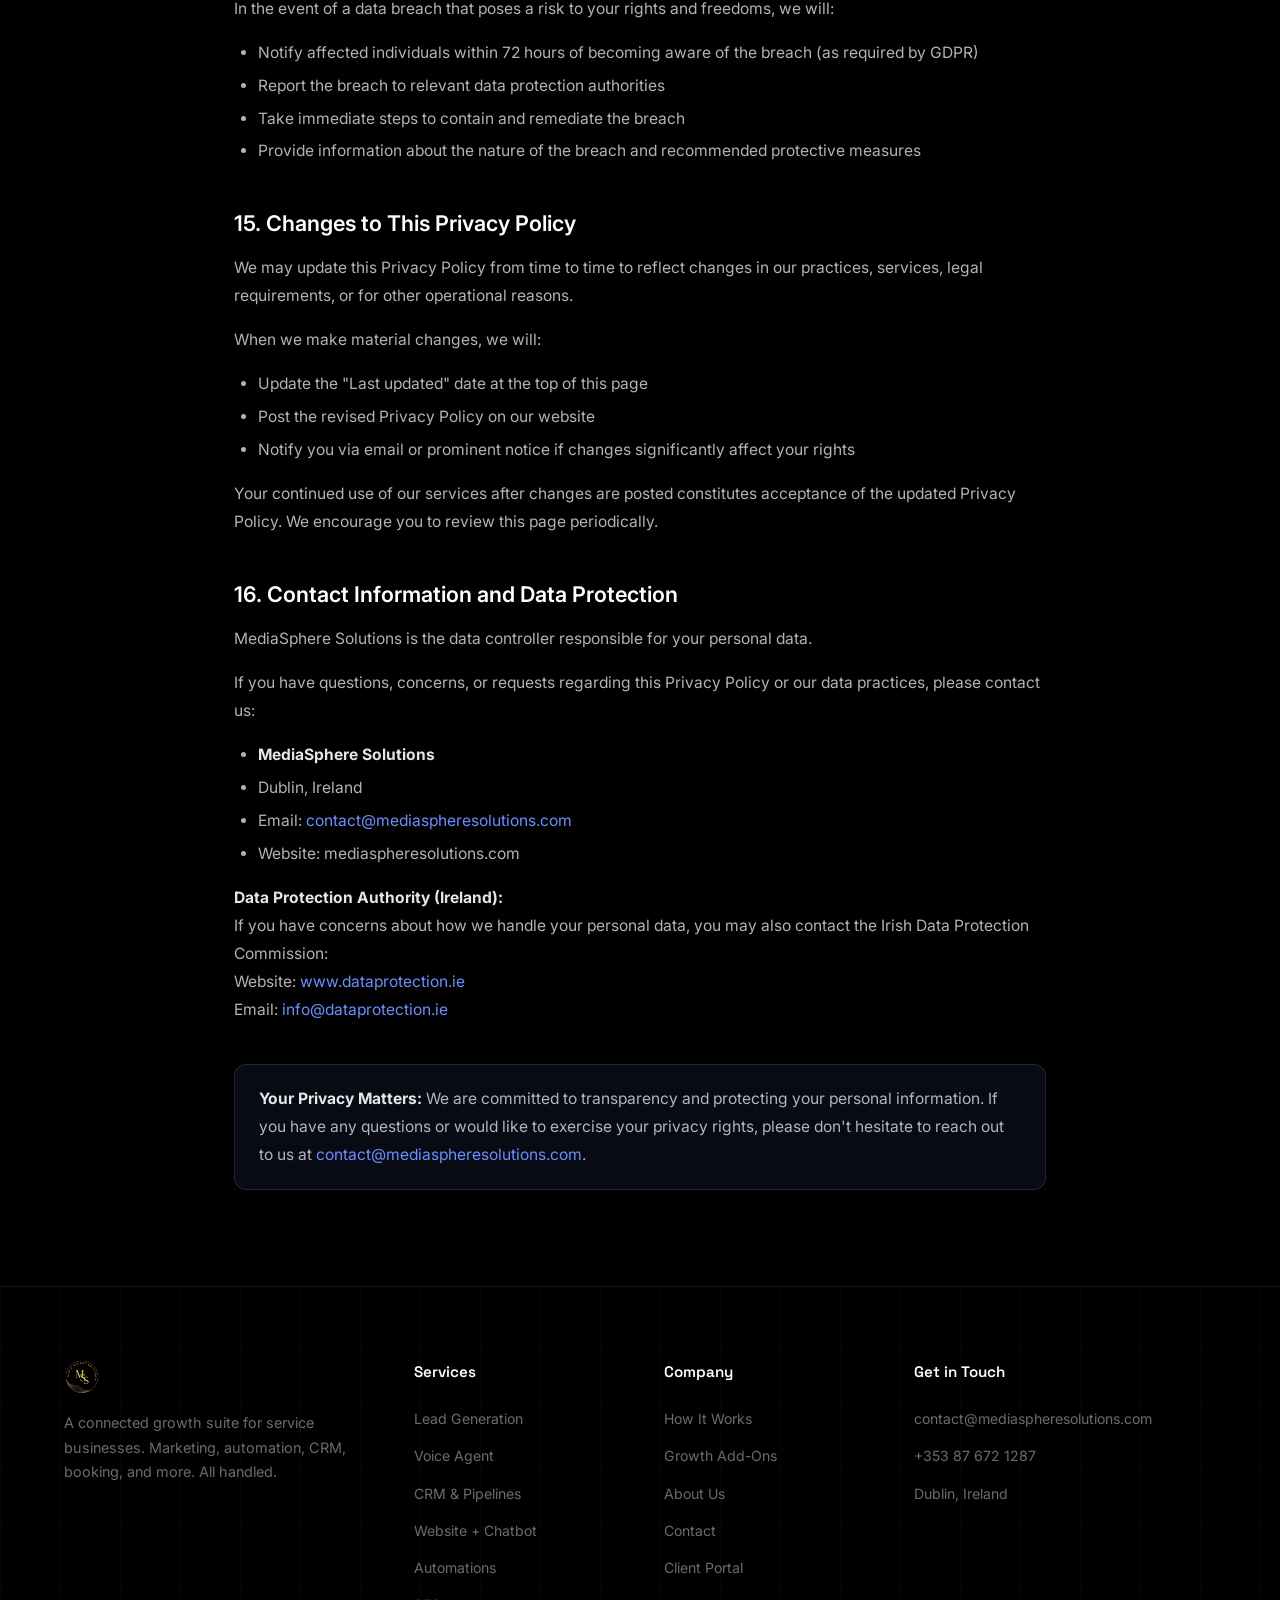
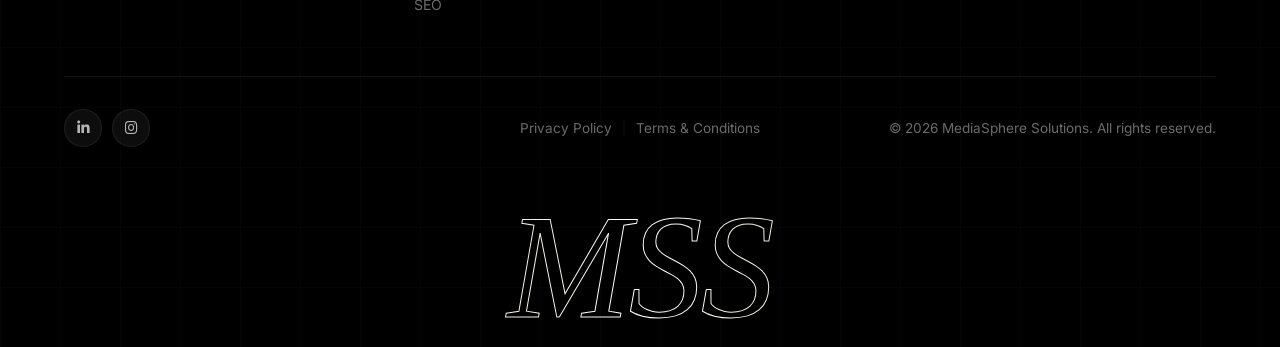
<file: privacy-policy.html>
<!DOCTYPE html>
<html lang="en">
<head>
    <meta charset="UTF-8">
    <meta name="viewport" content="width=device-width, initial-scale=1.0">
    <title>MediaSphere Solutions | Privacy Policy</title>
    <meta name="description" content="Privacy Policy for MediaSphere Solutions — how we collect, use, and protect your personal information.">

    <!-- Fonts -->
    <link rel="preconnect" href="https://fonts.googleapis.com">
    <link rel="preconnect" href="https://fonts.gstatic.com" crossorigin>
    <link href="https://fonts.googleapis.com/css2?family=Inter:wght@300;400;500;600;700;800;900&family=Space+Grotesk:wght@400;500;600;700&display=swap" rel="stylesheet">

    <!-- Icons -->
    <link rel="stylesheet" href="https://cdnjs.cloudflare.com/ajax/libs/font-awesome/6.5.0/css/all.min.css">

    <!-- Favicon -->
    <link rel="icon" type="image/png" href="images/favicon.png">

    <!-- Stylesheet -->
    <link rel="stylesheet" href="styles.css">

    <style>
        .legal-page {
            padding: 120px 0 80px;
            min-height: 100vh;
        }
        .legal-page .container {
            max-width: 860px;
        }
        .legal-header {
            margin-bottom: 3rem;
            border-bottom: 1px solid rgba(255,255,255,0.08);
            padding-bottom: 2rem;
        }
        .legal-header h1 {
            font-size: clamp(2rem, 4vw, 3rem);
            font-weight: 700;
            margin-bottom: 0.5rem;
        }
        .legal-header .last-updated {
            color: var(--text-muted, #8892a4);
            font-size: 0.9rem;
        }
        .legal-content h2 {
            font-size: 1.35rem;
            font-weight: 600;
            margin: 2.5rem 0 0.75rem;
            color: #fff;
        }
        .legal-content h3 {
            font-size: 1.1rem;
            font-weight: 600;
            margin: 1.75rem 0 0.5rem;
            color: rgba(255,255,255,0.85);
        }
        .legal-content p {
            color: rgba(255,255,255,0.7);
            line-height: 1.8;
            margin-bottom: 1rem;
            font-size: 0.975rem;
        }
        .legal-content ul {
            list-style: disc;
            padding-left: 1.5rem;
            margin-bottom: 1rem;
        }
        .legal-content ul li {
            color: rgba(255,255,255,0.7);
            line-height: 1.8;
            font-size: 0.975rem;
            margin-bottom: 0.3rem;
        }
        .legal-content strong {
            color: rgba(255,255,255,0.9);
        }
        .legal-content a {
            color: #6c8fff;
            text-decoration: none;
        }
        .legal-content a:hover {
            text-decoration: underline;
        }
        .legal-intro-box {
            background: rgba(108,143,255,0.08);
            border: 1px solid rgba(108,143,255,0.2);
            border-radius: 12px;
            padding: 1.25rem 1.5rem;
            margin-bottom: 2rem;
        }
        .legal-intro-box p {
            margin-bottom: 0;
        }
    </style>
</head>
<body>

    <!-- Navigation -->
    <nav class="navbar" id="navbar">
        <div class="nav-container">
            <a href="index.html" class="nav-brand">
                <img src="images/logo.png" alt="MediaSphere Solutions" class="logo">
            </a>

            <div class="nav-menu" id="nav-menu">
                <a href="index.html" class="nav-link" data-page="home">Home</a>
                <a href="services.html" class="nav-link" data-page="services">Services</a>
                <a href="about.html" class="nav-link" data-page="about">About Us</a>
                <a href="index.html#contact" class="nav-link" data-page="contact">Get Started</a>
                <a href="https://app.mediaspheresolutions.com" class="nav-link nav-cta-mobile" target="_blank">Client Login</a>
                <div class="nav-indicator" id="nav-indicator"></div>
            </div>

            <div class="nav-right">
                <a href="https://app.mediaspheresolutions.com" class="nav-cta" target="_blank">Client Login</a>
            </div>

            <button class="nav-toggle" id="nav-toggle" aria-label="Toggle menu">
                <span></span>
                <span></span>
                <span></span>
            </button>
        </div>
    </nav>

    <!-- Privacy Policy Content -->
    <main class="legal-page section-dark">
        <div class="container">
            <div class="legal-header">
                <h1>Privacy <span class="gradient-text">Policy</span></h1>
                <p class="last-updated">Last updated: February 14, 2026</p>
            </div>

            <div class="legal-content">

                <div class="legal-intro-box">
                    <p>Welcome to MediaSphere Solutions ("we," "our," or "us"). Your privacy is important to us. This Privacy Policy explains how we collect, use, protect, and share your personal information when you visit our website mediaspheresolutions.com, use our services, or interact with us.</p>
                </div>

                <p>By using our website or services, you agree to the terms of this Privacy Policy and consent to our processing of your personal data as described herein.</p>

                <p><strong>GDPR Compliance:</strong> This Privacy Policy complies with the General Data Protection Regulation (GDPR) and other applicable data protection laws in Ireland and the European Union. We are committed to protecting your personal data and respecting your privacy rights.</p>

                <h2>1. Information We Collect</h2>

                <h3>1.1 Personal Information</h3>
                <p>We may collect the following types of personal information when you interact with our services:</p>
                <ul>
                    <li><strong>Contact Information:</strong> Name, email address, phone number, company name, job title</li>
                    <li><strong>Business Information:</strong> Company details, industry, business needs, marketing goals</li>
                    <li><strong>Financial Information:</strong> Billing address, payment method details (processed securely through Stripe)</li>
                    <li><strong>Account Information:</strong> Username, password, account preferences, service settings</li>
                    <li><strong>Communications:</strong> Emails, messages, support tickets, and other correspondence with us</li>
                </ul>

                <h3>1.2 Client Customer Data</h3>
                <p>As part of providing marketing automation and CRM services, we may process personal data about your customers, leads, and contacts on your behalf. This may include:</p>
                <ul>
                    <li>Names, email addresses, phone numbers of your customers</li>
                    <li>Customer behavior data, engagement metrics, and interaction history</li>
                    <li>Any other data you provide or collect through our services</li>
                </ul>
                <p><strong>Important:</strong> When we process your customer data, we act as a data processor on your behalf. You remain the data controller and are responsible for ensuring you have appropriate legal basis and consent to process and share this data with us.</p>

                <h3>1.3 Usage and Technical Data</h3>
                <p>We automatically collect certain information when you use our website and services:</p>
                <ul>
                    <li><strong>Device Information:</strong> IP address, browser type, operating system, device identifiers</li>
                    <li><strong>Usage Data:</strong> Pages visited, time spent on pages, click patterns, access times</li>
                    <li><strong>Analytics Data:</strong> Performance metrics, error reports, feature usage statistics</li>
                </ul>

                <h3>1.4 Marketing and Communications Data</h3>
                <p>We collect information about your preferences for receiving marketing communications and your communication preferences.</p>

                <h2>2. Legal Basis for Processing (GDPR)</h2>
                <p>Under GDPR, we process your personal data based on the following legal grounds:</p>
                <ul>
                    <li><strong>Contractual Necessity:</strong> To fulfill our service agreements and provide the services you've requested</li>
                    <li><strong>Legitimate Interests:</strong> To operate and improve our business, communicate with clients, and ensure service security</li>
                    <li><strong>Consent:</strong> Where you have given explicit consent for specific processing activities (e.g., marketing communications)</li>
                    <li><strong>Legal Obligation:</strong> To comply with applicable laws, regulations, and legal processes</li>
                </ul>

                <h2>3. How We Use Your Information</h2>

                <h3>3.1 Service Delivery and Operations</h3>
                <ul>
                    <li>Provide, operate, maintain, and improve our marketing automation and SaaS services</li>
                    <li>Process transactions and manage client accounts</li>
                    <li>Create and optimize marketing campaigns on your behalf</li>
                    <li>Integrate with third-party platforms (CRM, advertising, email tools)</li>
                    <li>Monitor and analyze service performance, usage patterns, and campaign effectiveness</li>
                </ul>

                <h3>3.2 Communication and Support</h3>
                <ul>
                    <li>Respond to your inquiries, support requests, and feedback</li>
                    <li>Send service updates, technical notices, and security alerts</li>
                    <li>Provide customer service and technical support</li>
                </ul>

                <h3>3.3 Marketing and Business Development</h3>
                <ul>
                    <li>Send you marketing communications about our services, features, and offers (with your consent)</li>
                    <li>Conduct market research and gather feedback</li>
                    <li>Analyze trends to improve our services and develop new offerings</li>
                </ul>

                <h3>3.4 Legal and Security</h3>
                <ul>
                    <li>Comply with legal obligations and enforce our Terms and Conditions</li>
                    <li>Protect against fraud, unauthorized access, and security threats</li>
                    <li>Resolve disputes and investigate potential violations</li>
                </ul>

                <h3>3.5 AI-Powered Services</h3>
                <p>We use artificial intelligence tools (including Anthropic Claude, OpenAI, and Google Gemini) to:</p>
                <ul>
                    <li>Optimize marketing campaigns and improve content quality</li>
                    <li>Generate insights and recommendations based on data analysis</li>
                    <li>Automate routine tasks and improve operational efficiency</li>
                    <li>Assist in content creation and copywriting</li>
                </ul>
                <p>AI processing is conducted in accordance with GDPR requirements. We do not use your data to train third-party AI models unless explicitly disclosed and consented to.</p>

                <h2>4. How We Share Your Information</h2>
                <p>We do not sell your personal data. However, we may share your information in the following circumstances:</p>

                <h3>4.1 Service Providers and Business Partners</h3>
                <p>We share data with trusted third-party service providers who assist us in operating our business:</p>
                <ul>
                    <li><strong>GoHighLevel:</strong> CRM and marketing automation platform (data stored on their servers)</li>
                    <li><strong>Stripe:</strong> Payment processing (financial transaction data)</li>
                    <li><strong>Google Sheets:</strong> Data management and analysis</li>
                    <li><strong>Meta Ads &amp; Google Ads:</strong> Advertising campaign management</li>
                    <li><strong>Instantly.io:</strong> Email outreach and communication</li>
                    <li><strong>AI Providers (Anthropic, OpenAI, Google):</strong> Content optimization and campaign assistance</li>
                    <li><strong>Other Tools:</strong> Additional platforms as disclosed in your service agreement</li>
                </ul>
                <p>These service providers are contractually obligated to protect your data and use it only for the purposes we specify.</p>

                <h3>4.2 Legal Compliance and Protection</h3>
                <p>We may disclose your information when required by law or when necessary to:</p>
                <ul>
                    <li>Comply with legal obligations, court orders, or regulatory requirements</li>
                    <li>Protect our rights, property, safety, or the rights of others</li>
                    <li>Investigate fraud, security issues, or violations of our Terms</li>
                    <li>Respond to lawful requests from public authorities</li>
                </ul>

                <h3>4.3 Business Transfers</h3>
                <p>In the event of a merger, acquisition, reorganization, or sale of assets, your personal data may be transferred to the acquiring entity. You will be notified of any such change via email or prominent notice on our website.</p>

                <h3>4.4 With Your Consent</h3>
                <p>We may share your information for any other purpose with your explicit consent.</p>

                <h2>5. International Data Transfers</h2>
                <p>MediaSphere Solutions is based in Ireland (European Union). However, some of our service providers are located outside the EU, including:</p>
                <ul>
                    <li><strong>United States:</strong> GoHighLevel, Stripe, some AI providers</li>
                    <li><strong>Other Jurisdictions:</strong> Depending on client location and service requirements</li>
                </ul>
                <p>When we transfer personal data outside the European Economic Area (EEA), we ensure appropriate safeguards are in place, such as:</p>
                <ul>
                    <li>Standard Contractual Clauses (SCCs) approved by the European Commission</li>
                    <li>Adequacy decisions recognizing equivalent data protection standards</li>
                    <li>Other legally compliant transfer mechanisms under GDPR</li>
                </ul>
                <p>We work with clients globally, including in the EU, UK, US, and other countries. Regardless of where data is processed, we maintain GDPR-compliant safeguards.</p>

                <h2>6. Data Security</h2>
                <p>We take data security seriously and implement appropriate technical and organizational measures to protect your personal information, including:</p>
                <ul>
                    <li>Encryption of data in transit and at rest</li>
                    <li>Secure access controls and authentication mechanisms</li>
                    <li>Regular security assessments and vulnerability testing</li>
                    <li>Employee training on data protection and security best practices</li>
                    <li>Incident response and breach notification procedures</li>
                </ul>
                <p>However, no system is completely secure. While we strive to protect your data using industry-standard practices, we cannot guarantee absolute security. You are responsible for maintaining the confidentiality of your account credentials.</p>

                <h2>7. Your Privacy Rights (GDPR)</h2>
                <p>Under GDPR and applicable data protection laws, you have the following rights regarding your personal data:</p>

                <h3>7.1 Right of Access</h3>
                <p>You have the right to request a copy of the personal data we hold about you.</p>

                <h3>7.2 Right to Rectification</h3>
                <p>You have the right to request correction of inaccurate or incomplete personal data.</p>

                <h3>7.3 Right to Erasure ("Right to be Forgotten")</h3>
                <p>You have the right to request deletion of your personal data in certain circumstances, such as when it's no longer necessary for the purposes for which it was collected.</p>

                <h3>7.4 Right to Restriction of Processing</h3>
                <p>You have the right to request that we restrict processing of your personal data in certain situations.</p>

                <h3>7.5 Right to Data Portability</h3>
                <p>You have the right to receive your personal data in a structured, commonly used, and machine-readable format and to transfer it to another data controller.</p>

                <h3>7.6 Right to Object</h3>
                <p>You have the right to object to processing of your personal data based on legitimate interests or for direct marketing purposes.</p>

                <h3>7.7 Right to Withdraw Consent</h3>
                <p>Where processing is based on consent, you have the right to withdraw your consent at any time.</p>

                <h3>7.8 Right to Lodge a Complaint</h3>
                <p>You have the right to lodge a complaint with your local data protection authority (in Ireland: the Data Protection Commission at <a href="https://www.dataprotection.ie" target="_blank">www.dataprotection.ie</a>).</p>

                <p><strong>How to Exercise Your Rights:</strong> To exercise any of these rights, please contact us at <a href="mailto:contact@mediaspheresolutions.com">contact@mediaspheresolutions.com</a>. We will respond to your request within one month, as required by GDPR.</p>

                <h2>8. Marketing Communications and Opt-Out</h2>
                <p>We may send you marketing emails about our services, updates, and offers. You can opt out at any time by:</p>
                <ul>
                    <li>Clicking the "unsubscribe" link in any marketing email</li>
                    <li>Contacting us at <a href="mailto:contact@mediaspheresolutions.com">contact@mediaspheresolutions.com</a></li>
                    <li>Updating your communication preferences in your account settings</li>
                </ul>
                <p>Please note that even if you opt out of marketing communications, we will still send you essential service-related communications (e.g., account notifications, billing information, security alerts).</p>

                <h2>9. Data Retention</h2>
                <p>We retain personal data only for as long as necessary to fulfill the purposes outlined in this Privacy Policy and to comply with our legal obligations.</p>
                <p><strong>Retention Periods:</strong></p>
                <ul>
                    <li><strong>Client Account Data:</strong> Retained for the duration of our business relationship plus 6 months after termination of services</li>
                    <li><strong>Marketing Leads (Non-Clients):</strong> Retained until you request deletion or opt out of communications</li>
                    <li><strong>Financial Records:</strong> Retained for 7 years to comply with tax and accounting obligations</li>
                    <li><strong>Support and Communication Records:</strong> Retained for up to 3 years</li>
                    <li><strong>Analytics and Usage Data:</strong> Aggregated and anonymized data may be retained indefinitely for statistical purposes</li>
                </ul>
                <p>When personal data is no longer needed, we securely delete or anonymize it in accordance with data protection requirements.</p>

                <h2>10. Cookies and Tracking Technologies</h2>
                <p>MediaSphere Solutions does not currently use cookies or tracking technologies on our website. We do not track your browsing behavior, use analytics cookies, or deploy marketing pixels.</p>
                <p>If this changes in the future, we will update this Privacy Policy and implement appropriate cookie consent mechanisms in compliance with GDPR and ePrivacy Directive requirements.</p>
                <p>Please note that third-party platforms we integrate with (such as GoHighLevel, Meta Ads, Google Ads) may use their own cookies when you access their services through our platform. Refer to their respective privacy policies for details.</p>

                <h2>11. Children's Privacy</h2>
                <p>Our services are not directed to individuals under the age of 18. We do not knowingly collect personal information from minors.</p>
                <p>If we become aware that we have inadvertently collected personal data from a child under 18, we will take steps to delete such information as quickly as possible.</p>
                <p>If you are a parent or guardian and believe your child has provided us with personal information, please contact us immediately at <a href="mailto:contact@mediaspheresolutions.com">contact@mediaspheresolutions.com</a>.</p>

                <h2>12. Third-Party Links and Services</h2>
                <p>Our website and services may contain links to third-party websites, platforms, or services that are not operated by us. We are not responsible for the privacy practices, content, or security of these external sites.</p>
                <p>We encourage you to review the privacy policies of any third-party services you access. This Privacy Policy applies solely to information collected by MediaSphere Solutions.</p>

                <h2>13. Automated Decision-Making and Profiling</h2>
                <p>We may use automated processing and AI tools to analyze data and optimize marketing campaigns. This may include:</p>
                <ul>
                    <li>Audience segmentation and targeting recommendations</li>
                    <li>Content personalization and optimization</li>
                    <li>Performance analysis and predictive insights</li>
                </ul>
                <p>You have the right to object to automated decision-making and request human review of decisions that significantly affect you. Contact us at <a href="mailto:contact@mediaspheresolutions.com">contact@mediaspheresolutions.com</a> to exercise this right.</p>

                <h2>14. Data Breach Notification</h2>
                <p>In the event of a data breach that poses a risk to your rights and freedoms, we will:</p>
                <ul>
                    <li>Notify affected individuals within 72 hours of becoming aware of the breach (as required by GDPR)</li>
                    <li>Report the breach to relevant data protection authorities</li>
                    <li>Take immediate steps to contain and remediate the breach</li>
                    <li>Provide information about the nature of the breach and recommended protective measures</li>
                </ul>

                <h2>15. Changes to This Privacy Policy</h2>
                <p>We may update this Privacy Policy from time to time to reflect changes in our practices, services, legal requirements, or for other operational reasons.</p>
                <p>When we make material changes, we will:</p>
                <ul>
                    <li>Update the "Last updated" date at the top of this page</li>
                    <li>Post the revised Privacy Policy on our website</li>
                    <li>Notify you via email or prominent notice if changes significantly affect your rights</li>
                </ul>
                <p>Your continued use of our services after changes are posted constitutes acceptance of the updated Privacy Policy. We encourage you to review this page periodically.</p>

                <h2>16. Contact Information and Data Protection</h2>
                <p>MediaSphere Solutions is the data controller responsible for your personal data.</p>
                <p>If you have questions, concerns, or requests regarding this Privacy Policy or our data practices, please contact us:</p>
                <ul>
                    <li><strong>MediaSphere Solutions</strong></li>
                    <li>Dublin, Ireland</li>
                    <li>Email: <a href="mailto:contact@mediaspheresolutions.com">contact@mediaspheresolutions.com</a></li>
                    <li>Website: mediaspheresolutions.com</li>
                </ul>
                <p><strong>Data Protection Authority (Ireland):</strong><br>
                If you have concerns about how we handle your personal data, you may also contact the Irish Data Protection Commission:<br>
                Website: <a href="https://www.dataprotection.ie" target="_blank">www.dataprotection.ie</a><br>
                Email: <a href="mailto:info@dataprotection.ie">info@dataprotection.ie</a></p>

                <p style="margin-top: 2.5rem; padding: 1.25rem 1.5rem; background: rgba(108,143,255,0.08); border: 1px solid rgba(108,143,255,0.2); border-radius: 12px;">
                    <strong>Your Privacy Matters:</strong> We are committed to transparency and protecting your personal information. If you have any questions or would like to exercise your privacy rights, please don't hesitate to reach out to us at <a href="mailto:contact@mediaspheresolutions.com">contact@mediaspheresolutions.com</a>.
                </p>

            </div>
        </div>
    </main>

    <!-- Footer -->
    <footer class="footer">
        <div class="container" style="padding-bottom: 32px;">
            <div class="footer-grid">
                <div class="footer-brand">
                    <img src="images/logo.png" alt="MediaSphere Solutions" class="footer-logo">
                    <p>A connected growth suite for service businesses. Marketing, automation, CRM, booking, and more. All handled.</p>
                </div>

                <div class="footer-links">
                    <h4>Services</h4>
                    <ul>
                        <li><a href="services.html#lead-gen">Lead Generation</a></li>
                        <li><a href="services.html#voice-agent">Voice Agent</a></li>
                        <li><a href="services.html#crm">CRM &amp; Pipelines</a></li>
                        <li><a href="services.html#website">Website + Chatbot</a></li>
                        <li><a href="services.html#automations">Automations</a></li>
                        <li><a href="services.html#seo">SEO</a></li>
                    </ul>
                </div>

                <div class="footer-links">
                    <h4>Company</h4>
                    <ul>
                        <li><a href="index.html#how-it-works">How It Works</a></li>
                        <li><a href="services.html#add-ons">Growth Add-Ons</a></li>
                        <li><a href="about.html">About Us</a></li>
                        <li><a href="index.html#contact">Contact</a></li>
                        <li><a href="https://app.mediaspheresolutions.com" target="_blank">Client Portal</a></li>
                    </ul>
                </div>

                <div class="footer-links">
                    <h4>Get in Touch</h4>
                    <ul>
                        <li><a href="mailto:contact@mediaspheresolutions.com">contact@mediaspheresolutions.com</a></li>
                        <li><a href="tel:+353876721287">+353 87 672 1287</a></li>
                        <li><span>Dublin, Ireland</span></li>
                    </ul>
                </div>
            </div>

            <div class="footer-bottom">
                <div class="footer-socials">
                    <a href="https://www.linkedin.com/company/mediaspheresolutions" target="_blank" aria-label="LinkedIn"><i class="fab fa-linkedin-in"></i></a>
                    <a href="https://www.instagram.com/mediaspheresolutions" target="_blank" aria-label="Instagram"><i class="fab fa-instagram"></i></a>
                </div>
                <div class="footer-legal">
                    <a href="privacy-policy.html">Privacy Policy</a>
                    <span class="footer-legal-sep">|</span>
                    <a href="terms-and-conditions.html">Terms &amp; Conditions</a>
                </div>
                <p>&copy; 2026 MediaSphere Solutions. All rights reserved.</p>
            </div>
        </div>

        <!-- Large animated MSS text -->
        <div class="footer-mss-text" id="footer-mss-text">
            <svg
                id="mss-svg"
                class="mss-svg"
                viewBox="0 0 900 160"
                preserveAspectRatio="xMidYMid meet"
                xmlns="http://www.w3.org/2000/svg"
            >
                <defs>
                    <!-- Stroke gradient (cream/white) -->
                    <linearGradient id="mss-gradient-stroke" x1="0%" y1="0%" x2="100%" y2="0%">
                        <stop offset="0%" style="stop-color:#f1ece1"/>
                        <stop offset="50%" style="stop-color:#ffffff"/>
                        <stop offset="100%" style="stop-color:#f1ece1"/>
                    </linearGradient>
                    <!-- Fill colour — cream, cursor mask controls visibility -->
                    <linearGradient id="mss-fill-gradient" x1="0%" y1="0%" x2="100%" y2="0%">
                        <stop offset="0%" style="stop-color:#f1ece1"/>
                        <stop offset="50%" style="stop-color:#ffffff"/>
                        <stop offset="100%" style="stop-color:#f1ece1"/>
                    </linearGradient>
                    <!-- Radial mask: white = reveal fill, transparent = hide -->
                    <radialGradient id="mss-cursor-mask-gradient" cx="450" cy="80" r="180" gradientUnits="userSpaceOnUse">
                        <stop offset="0%" style="stop-color:#ffffff;stop-opacity:1"/>
                        <stop offset="55%" style="stop-color:#ffffff;stop-opacity:0.6"/>
                        <stop offset="100%" style="stop-color:#ffffff;stop-opacity:0"/>
                    </radialGradient>
                    <mask id="mss-cursor-mask">
                        <rect id="mss-cursor-rect" x="0" y="0" width="900" height="160" fill="url(#mss-cursor-mask-gradient)"/>
                    </mask>
                </defs>
                <!-- Stroke outline layer (always visible, draws in) -->
                <text
                    id="mss-stroke-text"
                    class="mss-text-stroke"
                    x="450" y="130"
                    text-anchor="middle"
                    dominant-baseline="auto"
                    font-family="'Playfair Display', Georgia, serif"
                    font-style="italic"
                    font-weight="400"
                    font-size="148"
                    letter-spacing="-2"
                    fill="none"
                    stroke="url(#mss-gradient-stroke)"
                    stroke-width="1"
                >MSS</text>
                <!-- Filled layer — cream colour revealed by cursor -->
                <text
                    id="mss-fill-text"
                    class="mss-text-fill"
                    x="450" y="130"
                    text-anchor="middle"
                    dominant-baseline="auto"
                    font-family="'Playfair Display', Georgia, serif"
                    font-style="italic"
                    font-weight="400"
                    font-size="148"
                    letter-spacing="-2"
                    fill="url(#mss-fill-gradient)"
                    mask="url(#mss-cursor-mask)"
                >MSS</text>
            </svg>
        </div>
    </footer>

    <!-- MSS footer text animation -->
    <script>
    (function() {
        const svg = document.getElementById('mss-svg');
        const strokeText = document.getElementById('mss-stroke-text');
        const cursorGradient = document.getElementById('mss-cursor-mask-gradient');
        const mssWrapper = document.getElementById('footer-mss-text');

        if (!svg || !strokeText || !mssWrapper) return;

        function initStrokeDraw() {
            const len = strokeText.getTotalLength ? strokeText.getTotalLength() : 2000;
            strokeText.style.strokeDasharray = len;
            strokeText.style.strokeDashoffset = len;
            strokeText.style.transition = 'none';
            const observer = new IntersectionObserver((entries) => {
                entries.forEach(entry => {
                    if (entry.isIntersecting) {
                        setTimeout(() => {
                            strokeText.style.transition = 'stroke-dashoffset 2s cubic-bezier(0.4, 0, 0.2, 1)';
                            strokeText.style.strokeDashoffset = '0';
                        }, 200);
                        observer.disconnect();
                    }
                });
            }, { threshold: 0.2 });
            observer.observe(mssWrapper);
        }

        function initCursorReveal() {
            document.addEventListener('mousemove', function(e) {
                const rect = svg.getBoundingClientRect();
                const svgW = 900, svgH = 160;
                const cx = ((e.clientX - rect.left) / rect.width) * svgW;
                const cy = ((e.clientY - rect.top) / rect.height) * svgH;
                const inZone = e.clientY >= rect.top - 120 && e.clientY <= rect.bottom + 120;
                const r = inZone ? Math.max(rect.width, rect.height) * 0.28 : 0;
                cursorGradient.setAttribute('cx', cx);
                cursorGradient.setAttribute('cy', cy);
                cursorGradient.setAttribute('r', r);
                cursorGradient.setAttribute('gradientUnits', 'userSpaceOnUse');
            });
        }

        if (document.fonts && document.fonts.ready) {
            document.fonts.ready.then(function() {
                initStrokeDraw();
                initCursorReveal();
            });
        } else {
            window.addEventListener('load', function() {
                initStrokeDraw();
                initCursorReveal();
            });
        }
    })();
    </script>

    <script src="script.js"></script>
</body>
</html>
</file>
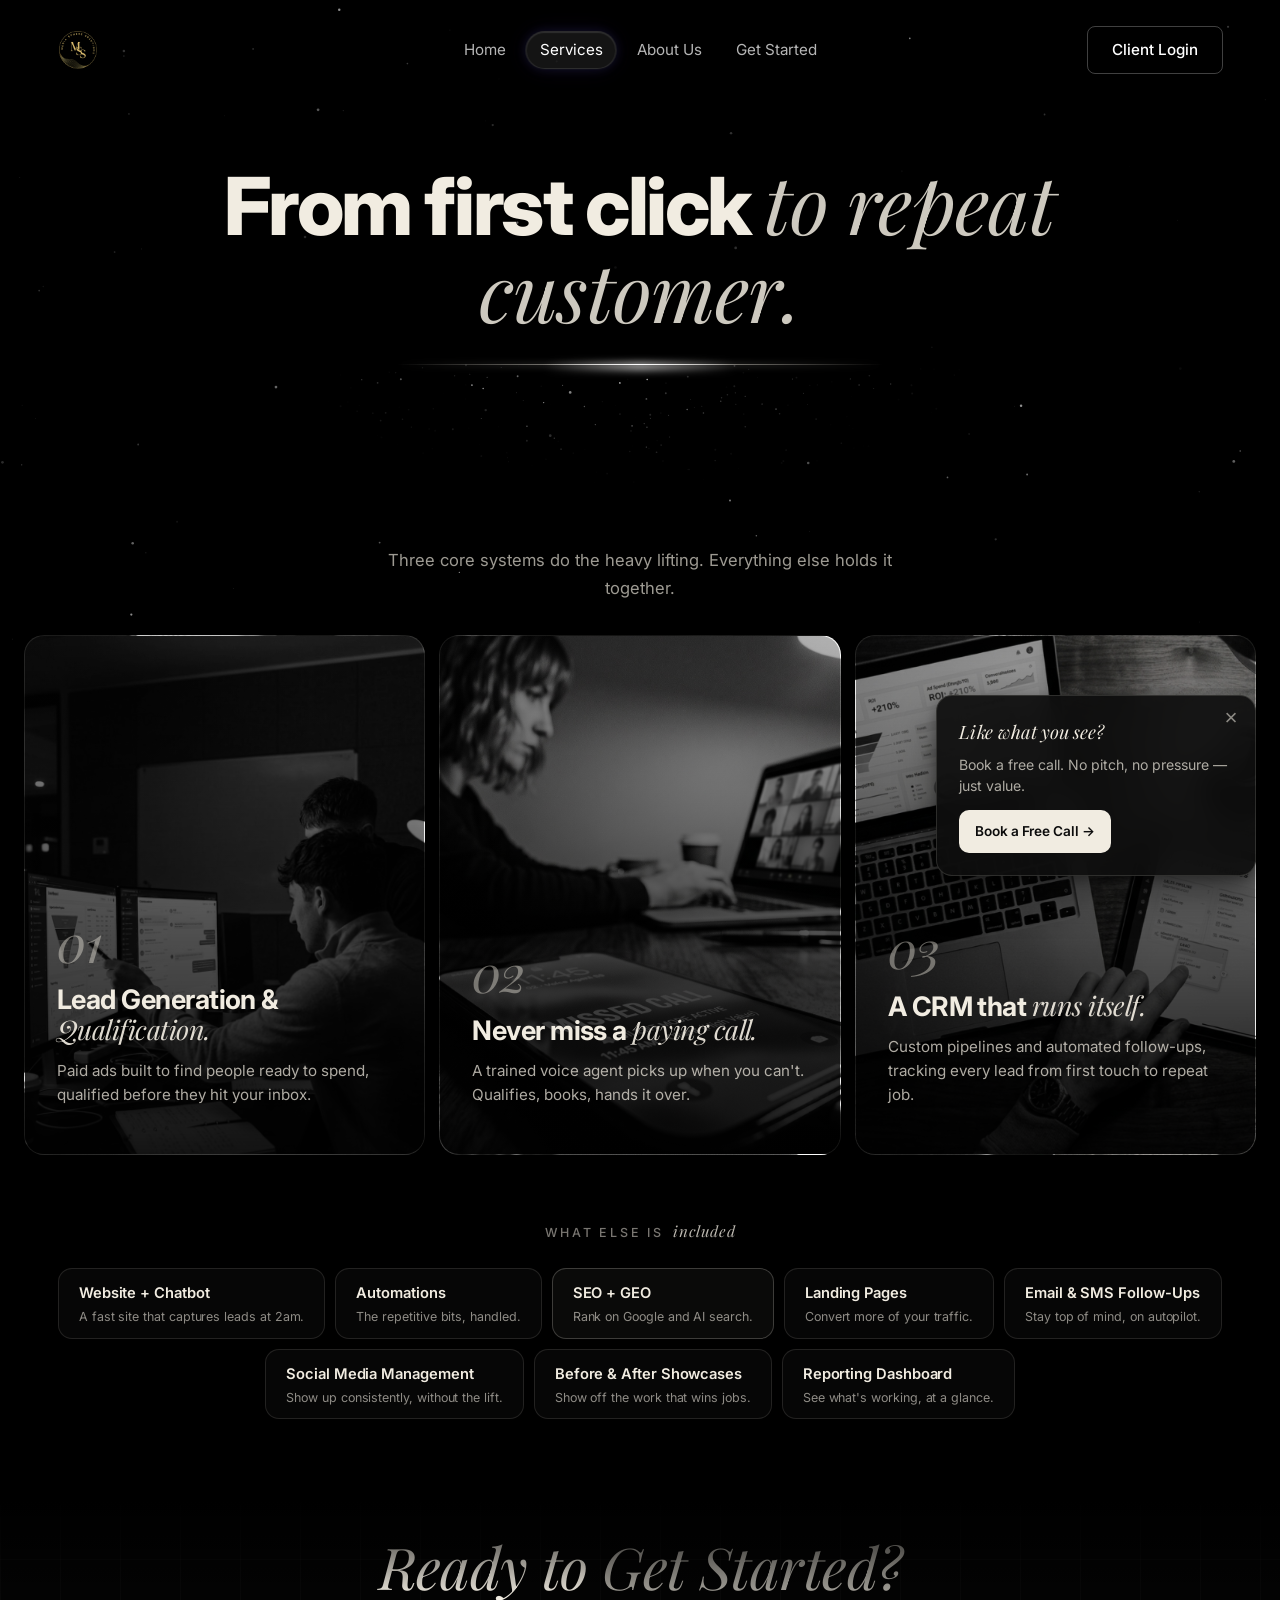
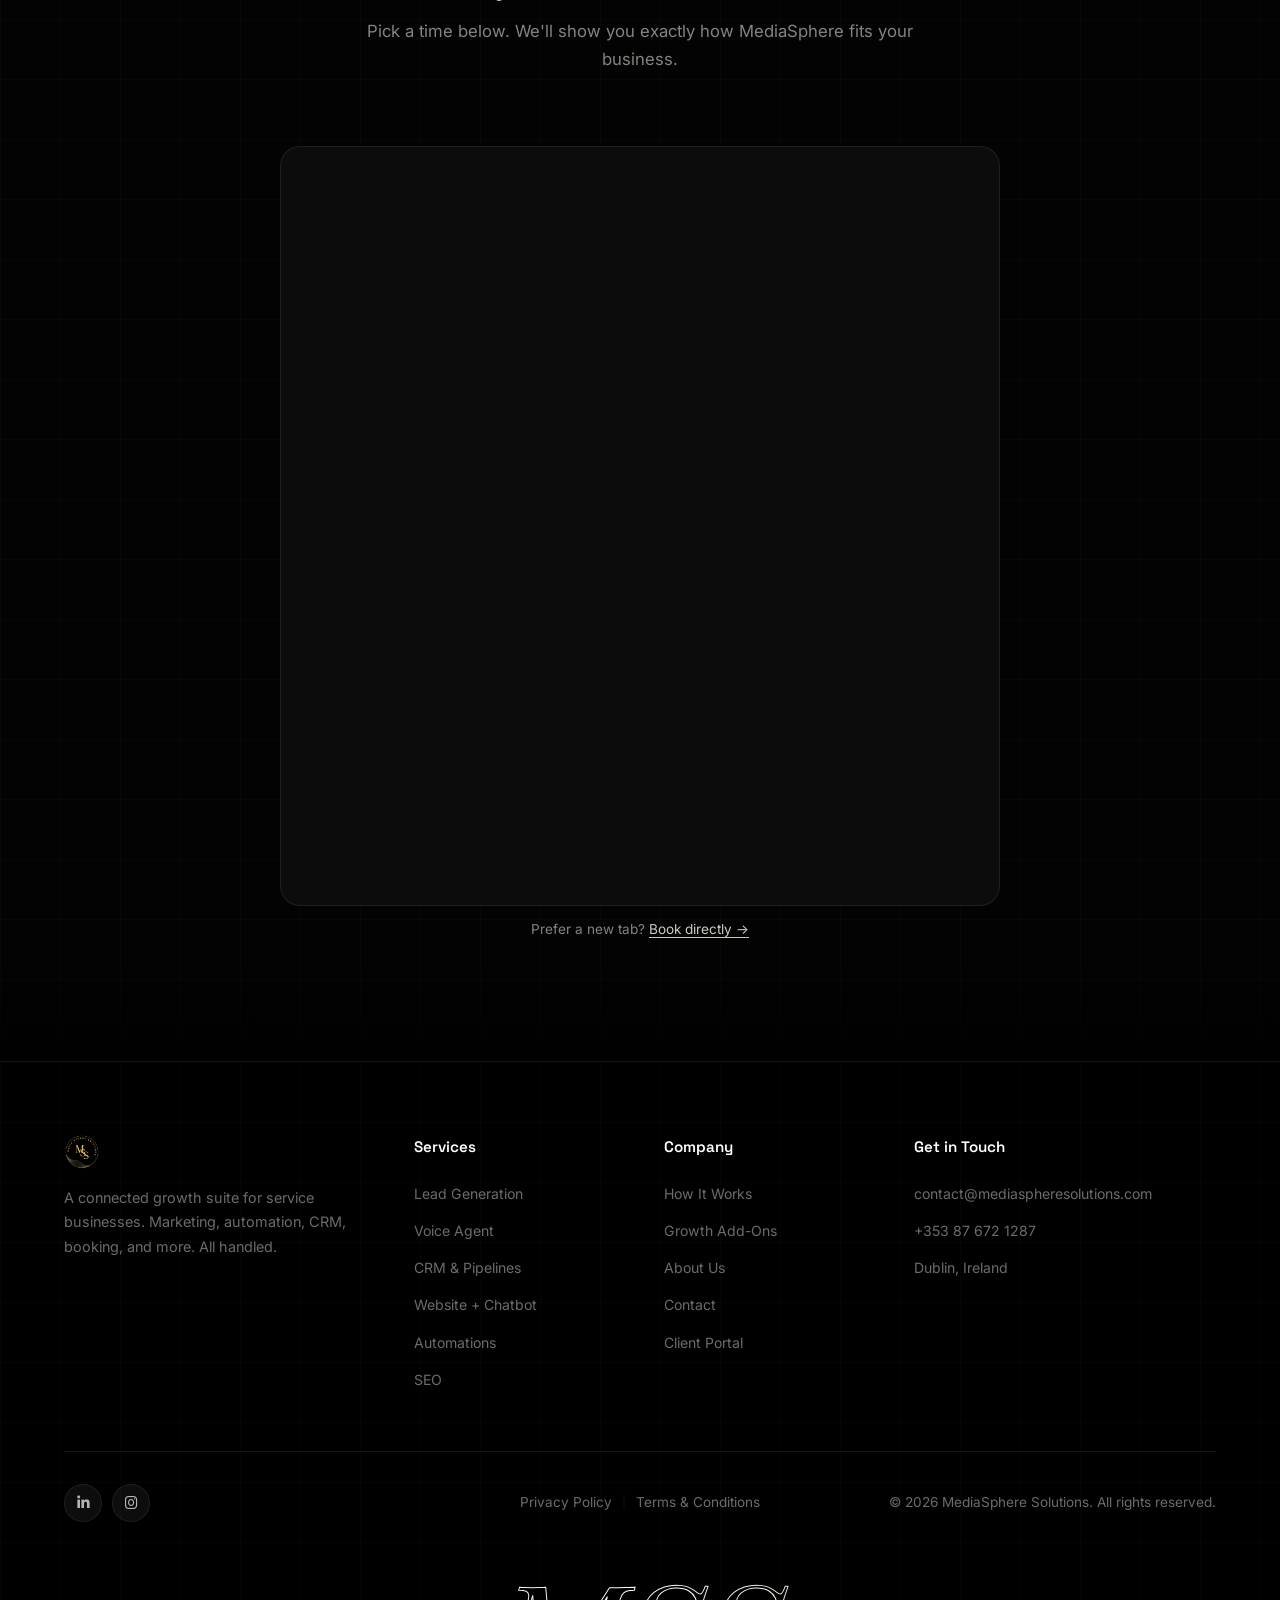
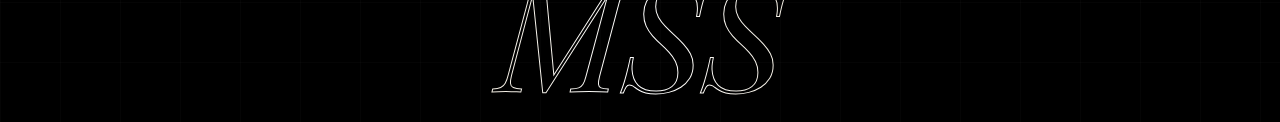
<file: services.html>
<!DOCTYPE html>
<html lang="en">
<head>
    <meta charset="UTF-8">
    <meta name="viewport" content="width=device-width, initial-scale=1.0">
    <title>MediaSphere Solutions | Services</title>
    <meta name="description" content="Lead generation, voice agents, CRM, websites, automations, and SEO. Built end to end for service businesses across Ireland.">

    <!-- Fonts -->
    <link rel="preconnect" href="https://fonts.googleapis.com">
    <link rel="preconnect" href="https://fonts.gstatic.com" crossorigin>
    <link href="https://fonts.googleapis.com/css2?family=Inter:wght@300;400;500;600;700;800;900&family=Playfair+Display:ital,wght@0,400;0,500;1,400;1,500&family=Space+Grotesk:wght@400;500;600;700&display=swap" rel="stylesheet">

    <!-- Icons -->
    <link rel="stylesheet" href="https://cdnjs.cloudflare.com/ajax/libs/font-awesome/6.5.0/css/all.min.css">

    <!-- Favicon -->
    <link rel="icon" type="image/png" href="images/favicon.png">

    <!-- Stylesheet -->
    <link rel="stylesheet" href="styles.css">
</head>
<body>

    <!-- Cosmos backdrop — fixed canvas behind everything -->
    <canvas id="cosmosCanvas" class="cosmos-canvas" aria-hidden="true"></canvas>

    <!-- Navigation -->
    <nav class="navbar" id="navbar">
        <div class="nav-container">
            <a href="index.html" class="nav-brand">
                <img src="images/logo.png" alt="MediaSphere Solutions" class="logo">
            </a>

            <div class="nav-menu" id="nav-menu">
                <a href="index.html" class="nav-link" data-page="home">Home</a>
                <a href="services.html" class="nav-link" data-page="services">Services</a>
                <a href="about.html" class="nav-link" data-page="about">About Us</a>
                <a href="index.html#contact" class="nav-link" data-page="contact">Get Started</a>
                <a href="https://app.mediaspheresolutions.com" class="nav-link nav-cta-mobile" target="_blank">Client Login</a>
                <div class="nav-indicator" id="nav-indicator"></div>
            </div>

            <div class="nav-right">
                <a href="https://app.mediaspheresolutions.com" class="nav-cta" target="_blank">Client Login</a>
            </div>

            <button class="nav-toggle" id="nav-toggle" aria-label="Toggle menu">
                <span></span>
                <span></span>
                <span></span>
            </button>
        </div>
    </nav>

    <!-- Hero — full-screen statement -->
    <section class="svc-hero" id="services">
        <div class="svc-hero-content">
            <h1 class="svc-hero-title">
                From first click <span class="svc-hero-italic">to repeat customer.</span>
            </h1>

            <!-- Aceternity-style sparkles stage: layered horizon lines + particle field that fades into a radial mask -->
            <div class="svc-hero-stage" aria-hidden="true">
                <span class="svc-hero-line svc-hero-line--wide-blur"></span>
                <span class="svc-hero-line svc-hero-line--wide-thin"></span>
                <span class="svc-hero-line svc-hero-line--narrow-blur"></span>
                <span class="svc-hero-line svc-hero-line--narrow-thin"></span>
                <canvas
                    class="svc-hero-sparkles"
                    data-sparkles
                    data-color="#ffffff"
                    data-density="500"
                    data-min-size="0.4"
                    data-max-size="1"
                    data-speed="3"
                ></canvas>
            </div>
        </div>
    </section>

    <!-- Services bento -->
    <section class="svc-bento-wrap">
        <p class="svc-bento-intro">Three core systems do the heavy lifting. Everything else holds it together.</p>

        <!-- Three hero services -->
        <div class="svc-hero-row">
            <article
                class="svc-tile svc-tile--image svc-tile--hero"
                id="lead-gen"
                style="background-image: url('images/consulting.jpg');"
            >
                <div class="svc-tile-shade" aria-hidden="true"></div>
                <div class="svc-tile-content">
                    <span class="svc-hero-num">01</span>
                    <h2 class="svc-tile-title">Lead Generation &amp; <span class="svc-italic">Qualification.</span></h2>
                    <p class="svc-tile-desc">Paid ads built to find people ready to spend, qualified before they hit your inbox.</p>
                </div>
            </article>

            <article
                class="svc-tile svc-tile--image svc-tile--hero"
                id="voice-agent"
                style="background-image: url('images/missed-call.jpg');"
            >
                <div class="svc-tile-shade" aria-hidden="true"></div>
                <div class="svc-tile-content">
                    <span class="svc-hero-num">02</span>
                    <h2 class="svc-tile-title">Never miss a <span class="svc-italic">paying call.</span></h2>
                    <p class="svc-tile-desc">A trained voice agent picks up when you can't. Qualifies, books, hands it over.</p>
                </div>
            </article>

            <article
                class="svc-tile svc-tile--image svc-tile--hero"
                id="crm"
                style="background-image: url('images/crm-pipelines.jpg');"
            >
                <div class="svc-tile-shade" aria-hidden="true"></div>
                <div class="svc-tile-content">
                    <span class="svc-hero-num">03</span>
                    <h2 class="svc-tile-title">A CRM that <span class="svc-italic">runs itself.</span></h2>
                    <p class="svc-tile-desc">Custom pipelines and automated follow-ups, tracking every lead from first touch to repeat job.</p>
                </div>
            </article>
        </div>

        <!-- Everything else -->
        <div class="svc-also">
            <h3 class="svc-also-heading">What else is <span class="svc-italic">included</span></h3>
            <ul class="svc-chips">
                <li class="svc-chip" id="website">
                    <span class="svc-chip-title">Website + Chatbot</span>
                    <span class="svc-chip-meta">A fast site that captures leads at 2am.</span>
                </li>
                <li class="svc-chip" id="automations">
                    <span class="svc-chip-title">Automations</span>
                    <span class="svc-chip-meta">The repetitive bits, handled.</span>
                </li>
                <li class="svc-chip svc-chip--accent" id="seo">
                    <span class="svc-chip-title">SEO + GEO</span>
                    <span class="svc-chip-meta">Rank on Google and AI search.</span>
                </li>
                <li class="svc-chip">
                    <span class="svc-chip-title">Landing Pages</span>
                    <span class="svc-chip-meta">Convert more of your traffic.</span>
                </li>
                <li class="svc-chip">
                    <span class="svc-chip-title">Email &amp; SMS Follow-Ups</span>
                    <span class="svc-chip-meta">Stay top of mind, on autopilot.</span>
                </li>
                <li class="svc-chip">
                    <span class="svc-chip-title">Social Media Management</span>
                    <span class="svc-chip-meta">Show up consistently, without the lift.</span>
                </li>
                <li class="svc-chip">
                    <span class="svc-chip-title">Before &amp; After Showcases</span>
                    <span class="svc-chip-meta">Show off the work that wins jobs.</span>
                </li>
                <li class="svc-chip" id="add-ons">
                    <span class="svc-chip-title">Reporting Dashboard</span>
                    <span class="svc-chip-meta">See what's working, at a glance.</span>
                </li>
            </ul>
        </div>
    </section>

    <!-- Booking Section -->
    <section id="book" class="section section-gradient" style="padding-top: 36px;">
        <div class="container" style="text-align: center;">
            <div class="section-header reveal">
                <h2 class="section-title">Ready to <span class="gradient-text">Get Started?</span></h2>
                <p class="section-subtitle">Pick a time below. We'll show you exactly how MediaSphere fits your business.</p>
            </div>
            <div class="contact-booking reveal" data-delay="1" style="max-width: 720px; margin: 32px auto 0;">
                <div class="booking-frame-wrap" id="booking-frame-wrap">
                    <div class="booking-scroll-wrap">
                        <iframe src="https://links.mediaspheresolutions.com/widget/booking/BJlPB1Ss8QzCbeUzWAwh" style="width: 100%; height: 750px; border: none; display: block;" scrolling="no" id="BJlPB1Ss8QzCbeUzWAwh_1773291741914" title="Book a strategy call"></iframe>
                    </div>
                </div>
                <div class="booking-fallback" id="booking-fallback" hidden>
                    <p>The calendar is taking a moment to load.</p>
                    <a href="https://links.mediaspheresolutions.com/widget/booking/BJlPB1Ss8QzCbeUzWAwh" target="_blank" rel="noopener" class="btn btn-primary">Open Booking Page</a>
                </div>
                <p class="booking-direct-link">
                    Prefer a new tab?
                    <a href="https://links.mediaspheresolutions.com/widget/booking/BJlPB1Ss8QzCbeUzWAwh" target="_blank" rel="noopener">Book directly →</a>
                </p>
            </div>
        </div>
    </section>

    <!-- Footer -->
    <footer class="footer">
        <div class="container" style="padding-bottom: 32px;">
            <div class="footer-grid">
                <div class="footer-brand">
                    <img src="images/logo.png" alt="MediaSphere Solutions" class="footer-logo">
                    <p>A connected growth suite for service businesses. Marketing, automation, CRM, booking, and more. All handled.</p>
                </div>

                <div class="footer-links">
                    <h4>Services</h4>
                    <ul>
                        <li><a href="#lead-gen">Lead Generation</a></li>
                        <li><a href="#voice-agent">Voice Agent</a></li>
                        <li><a href="#crm">CRM &amp; Pipelines</a></li>
                        <li><a href="#website">Website + Chatbot</a></li>
                        <li><a href="#automations">Automations</a></li>
                        <li><a href="#seo">SEO</a></li>
                    </ul>
                </div>

                <div class="footer-links">
                    <h4>Company</h4>
                    <ul>
                        <li><a href="index.html#how-it-works">How It Works</a></li>
                        <li><a href="#add-ons">Growth Add-Ons</a></li>
                        <li><a href="about.html">About Us</a></li>
                        <li><a href="index.html#contact">Contact</a></li>
                        <li><a href="https://app.mediaspheresolutions.com" target="_blank">Client Portal</a></li>
                    </ul>
                </div>

                <div class="footer-links">
                    <h4>Get in Touch</h4>
                    <ul>
                        <li><a href="mailto:contact@mediaspheresolutions.com">contact@mediaspheresolutions.com</a></li>
                        <li><a href="tel:+353876721287">+353 87 672 1287</a></li>
                        <li><span>Dublin, Ireland</span></li>
                    </ul>
                </div>
            </div>

            <div class="footer-bottom">
                <div class="footer-socials">
                    <a href="https://www.linkedin.com/company/mediaspheresolutions" target="_blank" aria-label="LinkedIn"><i class="fab fa-linkedin-in"></i></a>
                    <a href="https://www.instagram.com/mediaspheresolutions" target="_blank" aria-label="Instagram"><i class="fab fa-instagram"></i></a>
                </div>
                <div class="footer-legal">
                    <a href="privacy-policy.html">Privacy Policy</a>
                    <span class="footer-legal-sep">|</span>
                    <a href="terms-and-conditions.html">Terms &amp; Conditions</a>
                </div>
                <p>&copy; 2026 MediaSphere Solutions. All rights reserved.</p>
            </div>
        </div>

        <!-- Large animated MSS text -->
        <div class="footer-mss-text" id="footer-mss-text">
            <svg
                id="mss-svg"
                class="mss-svg"
                viewBox="0 0 900 160"
                preserveAspectRatio="xMidYMid meet"
                xmlns="http://www.w3.org/2000/svg"
            >
                <defs>
                    <!-- Stroke gradient (cream/white) -->
                    <linearGradient id="mss-gradient-stroke" x1="0%" y1="0%" x2="100%" y2="0%">
                        <stop offset="0%" style="stop-color:#f1ece1"/>
                        <stop offset="50%" style="stop-color:#ffffff"/>
                        <stop offset="100%" style="stop-color:#f1ece1"/>
                    </linearGradient>
                    <!-- Fill colour — cream, cursor mask controls visibility -->
                    <linearGradient id="mss-fill-gradient" x1="0%" y1="0%" x2="100%" y2="0%">
                        <stop offset="0%" style="stop-color:#f1ece1"/>
                        <stop offset="50%" style="stop-color:#ffffff"/>
                        <stop offset="100%" style="stop-color:#f1ece1"/>
                    </linearGradient>
                    <!-- Radial mask: white = reveal fill, transparent = hide -->
                    <radialGradient id="mss-cursor-mask-gradient" cx="450" cy="80" r="180" gradientUnits="userSpaceOnUse">
                        <stop offset="0%" style="stop-color:#ffffff;stop-opacity:1"/>
                        <stop offset="55%" style="stop-color:#ffffff;stop-opacity:0.6"/>
                        <stop offset="100%" style="stop-color:#ffffff;stop-opacity:0"/>
                    </radialGradient>
                    <mask id="mss-cursor-mask">
                        <rect id="mss-cursor-rect" x="0" y="0" width="900" height="160" fill="url(#mss-cursor-mask-gradient)"/>
                    </mask>
                </defs>
                <!-- Stroke outline layer (always visible, draws in) -->
                <text
                    id="mss-stroke-text"
                    class="mss-text-stroke"
                    x="450" y="130"
                    text-anchor="middle"
                    dominant-baseline="auto"
                    font-family="'Playfair Display', Georgia, serif"
                    font-style="italic"
                    font-weight="400"
                    font-size="148"
                    letter-spacing="-2"
                    fill="none"
                    stroke="url(#mss-gradient-stroke)"
                    stroke-width="1"
                >MSS</text>
                <!-- Filled layer — cream colour revealed by cursor -->
                <text
                    id="mss-fill-text"
                    class="mss-text-fill"
                    x="450" y="130"
                    text-anchor="middle"
                    dominant-baseline="auto"
                    font-family="'Playfair Display', Georgia, serif"
                    font-style="italic"
                    font-weight="400"
                    font-size="148"
                    letter-spacing="-2"
                    fill="url(#mss-fill-gradient)"
                    mask="url(#mss-cursor-mask)"
                >MSS</text>
            </svg>
        </div>
    </footer>

    <!-- MSS footer text animation -->
    <script>
    (function() {
        const svg = document.getElementById('mss-svg');
        const strokeText = document.getElementById('mss-stroke-text');
        const cursorGradient = document.getElementById('mss-cursor-mask-gradient');
        const mssWrapper = document.getElementById('footer-mss-text');

        if (!svg || !strokeText || !mssWrapper) return;

        function initStrokeDraw() {
            const len = strokeText.getTotalLength ? strokeText.getTotalLength() : 2000;
            strokeText.style.strokeDasharray = len;
            strokeText.style.strokeDashoffset = len;
            strokeText.style.transition = 'none';
            const observer = new IntersectionObserver((entries) => {
                entries.forEach(entry => {
                    if (entry.isIntersecting) {
                        setTimeout(() => {
                            strokeText.style.transition = 'stroke-dashoffset 2s cubic-bezier(0.4, 0, 0.2, 1)';
                            strokeText.style.strokeDashoffset = '0';
                        }, 200);
                        observer.disconnect();
                    }
                });
            }, { threshold: 0.2 });
            observer.observe(mssWrapper);
        }

        function initCursorReveal() {
            document.addEventListener('mousemove', function(e) {
                const rect = svg.getBoundingClientRect();
                const svgW = 900, svgH = 160;
                const cx = ((e.clientX - rect.left) / rect.width) * svgW;
                const cy = ((e.clientY - rect.top) / rect.height) * svgH;
                const inZone = e.clientY >= rect.top - 120 && e.clientY <= rect.bottom + 120;
                const r = inZone ? Math.max(rect.width, rect.height) * 0.28 : 0;
                cursorGradient.setAttribute('cx', cx);
                cursorGradient.setAttribute('cy', cy);
                cursorGradient.setAttribute('r', r);
                cursorGradient.setAttribute('gradientUnits', 'userSpaceOnUse');
            });
        }

        if (document.fonts && document.fonts.ready) {
            document.fonts.ready.then(function() {
                initStrokeDraw();
                initCursorReveal();
            });
        } else {
            window.addEventListener('load', function() {
                initStrokeDraw();
                initCursorReveal();
            });
        }
    })();
    </script>

    <!-- Scripts -->
    <script src="cosmos-bg.js"></script>
    <script src="sparkles.js"></script>
    <script src="script.js"></script>
    <script src="https://links.mediaspheresolutions.com/js/form_embed.js" type="text/javascript"></script>
    <script src="popup.js"></script>
    <script>
    (function() {
        var iframeId = 'BJlPB1Ss8QzCbeUzWAwh_1773291741914';
        var fallback = document.getElementById('booking-fallback');
        var frameWrap = document.getElementById('booking-frame-wrap');
        if (!fallback || !frameWrap) return;
        var loaded = false;
        window.addEventListener('message', function(e) {
            if (typeof e.data === 'string' && e.data.indexOf(iframeId) !== -1) loaded = true;
            else if (e.data && typeof e.data === 'object' && (e.data.type || e.data.event)) loaded = true;
        });
        setTimeout(function() {
            if (loaded) return;
            var iframe = document.getElementById(iframeId);
            if (iframe && iframe.offsetHeight > 200) return;
            frameWrap.hidden = true;
            fallback.hidden = false;
        }, 6000);
    })();
    </script>
</body>
</html>
</file>
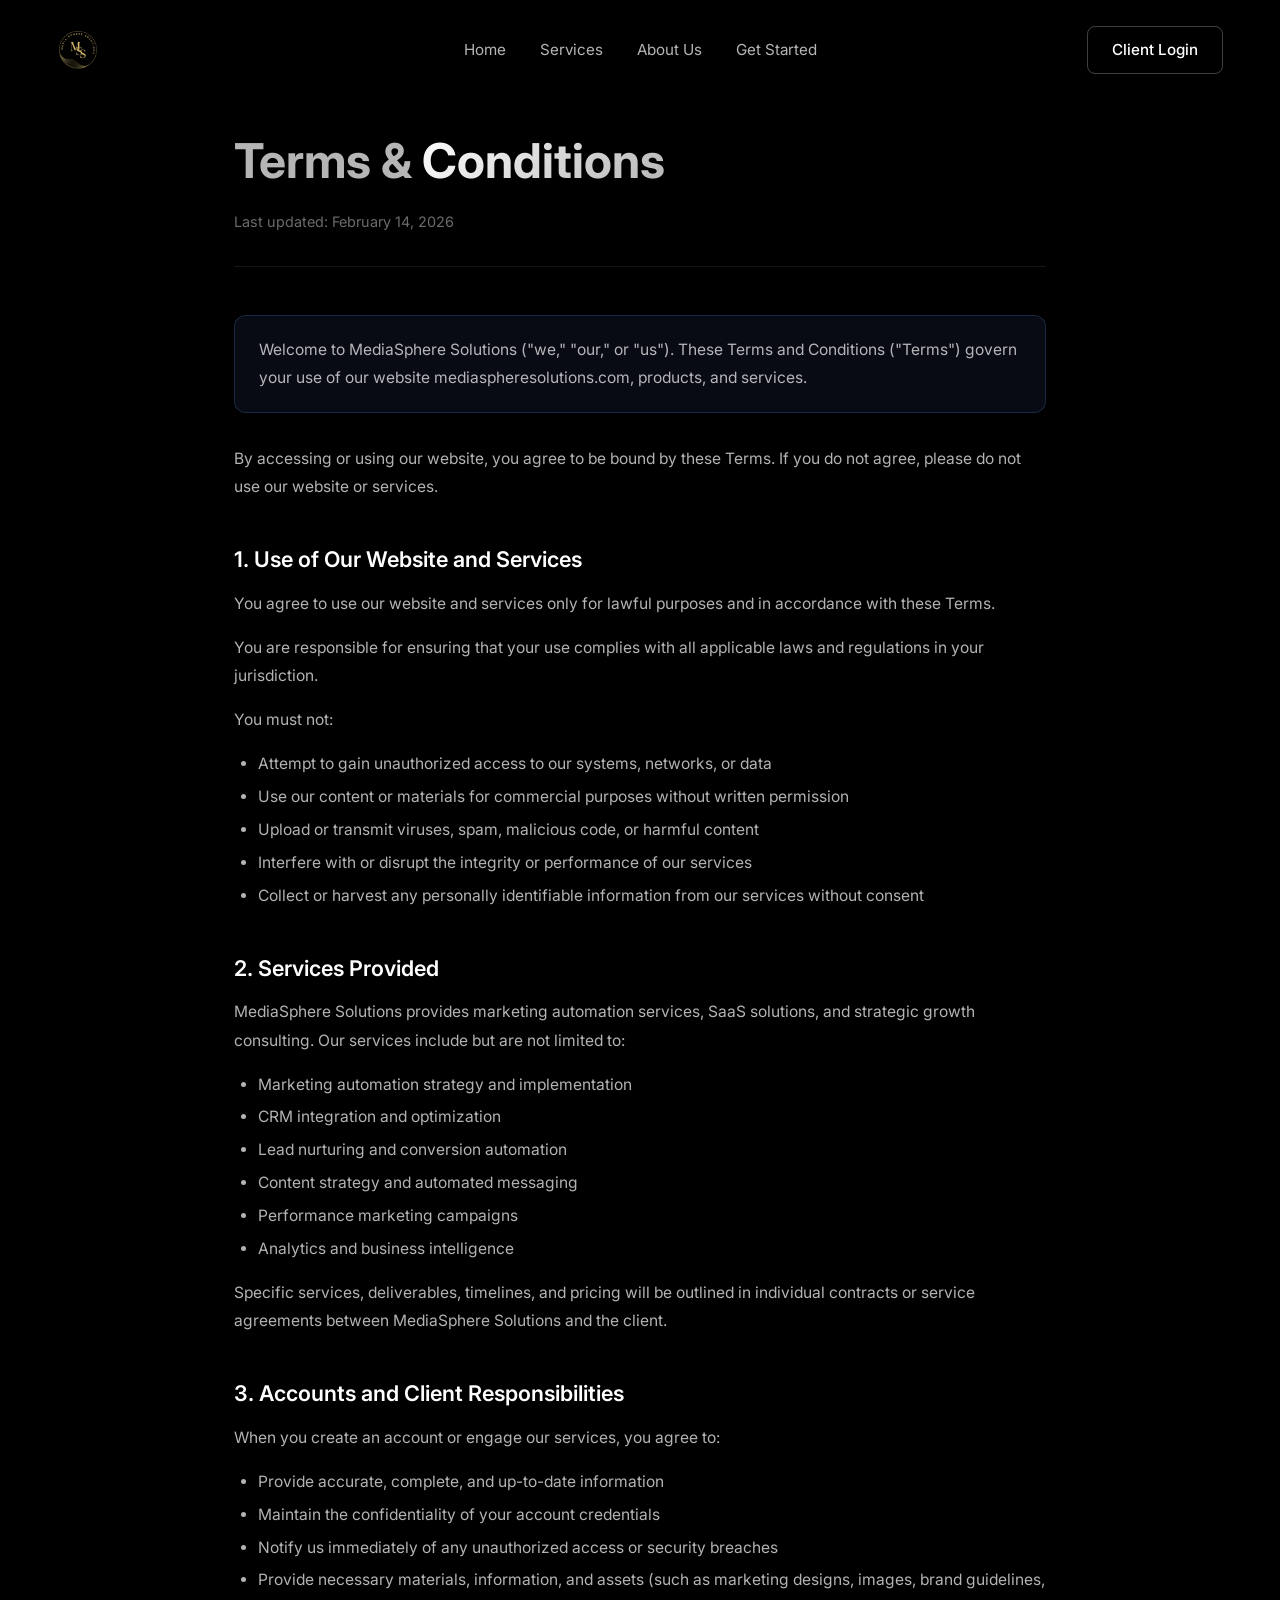
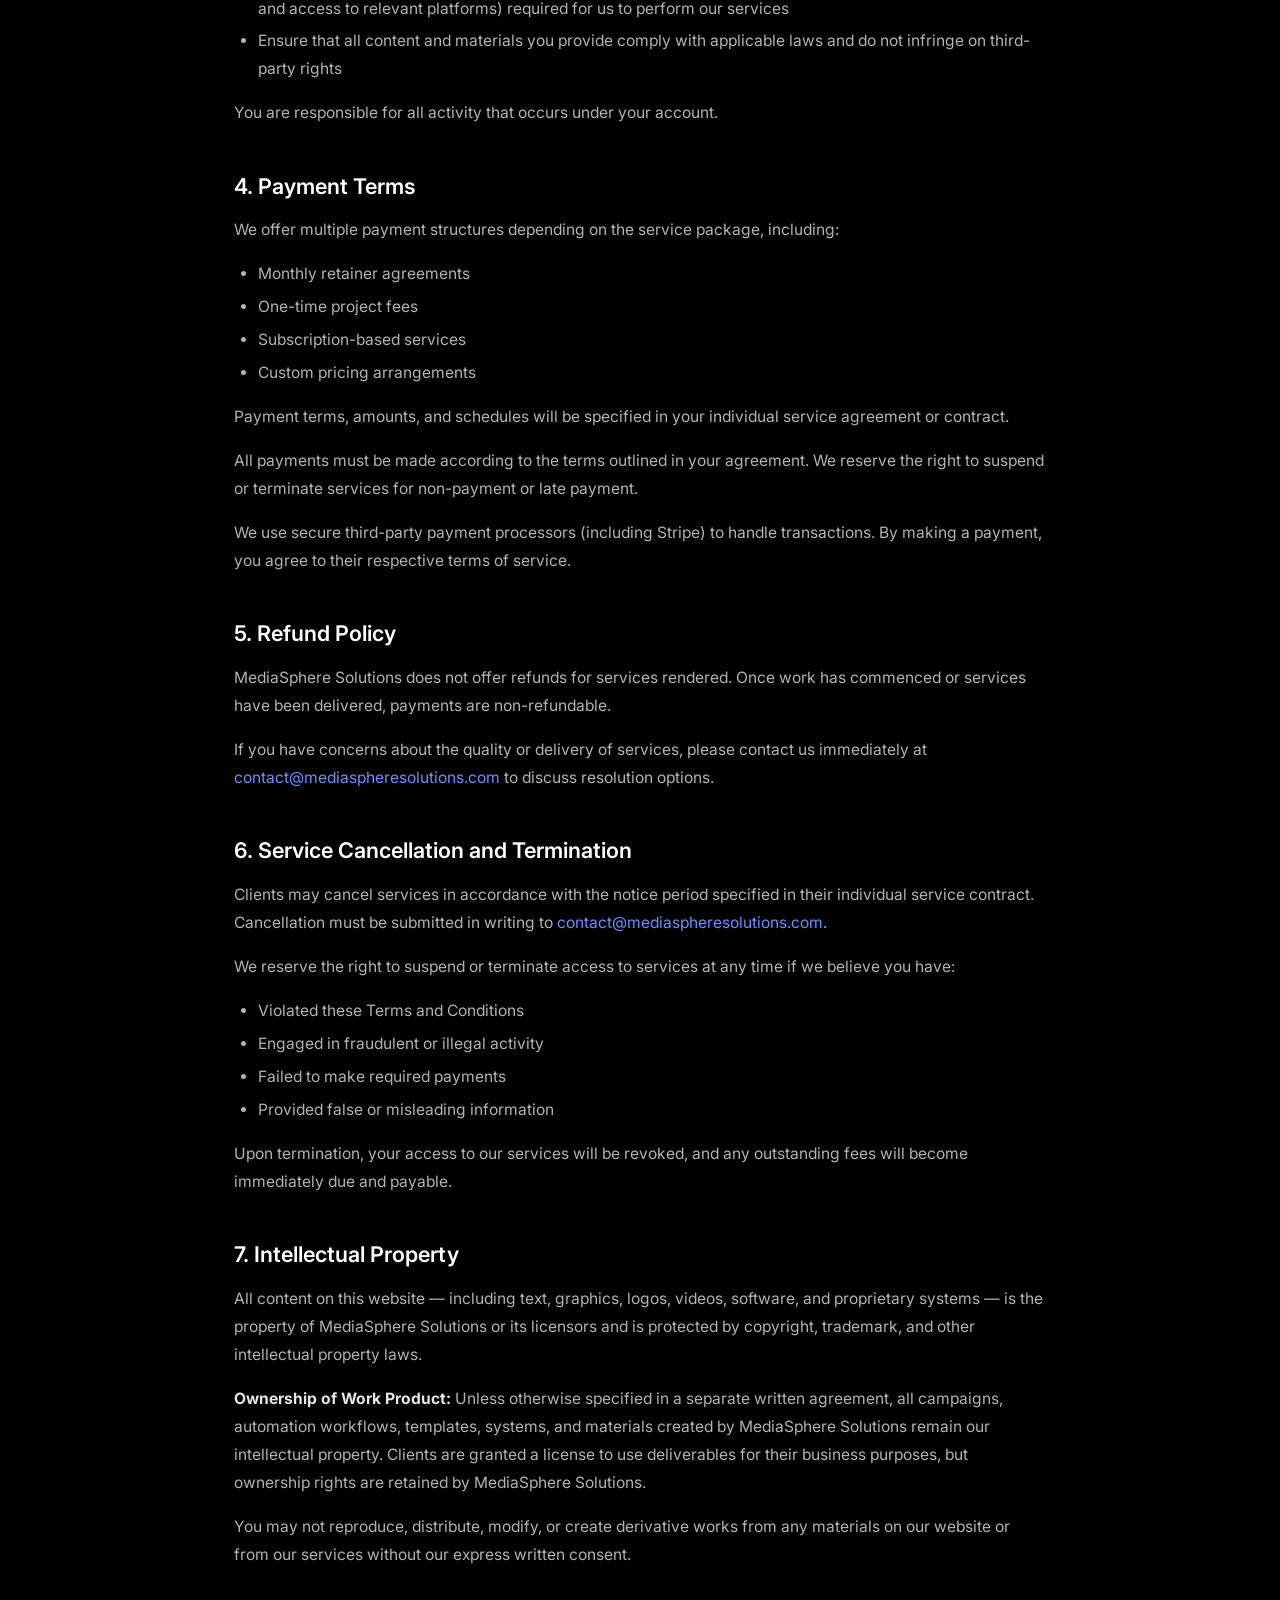
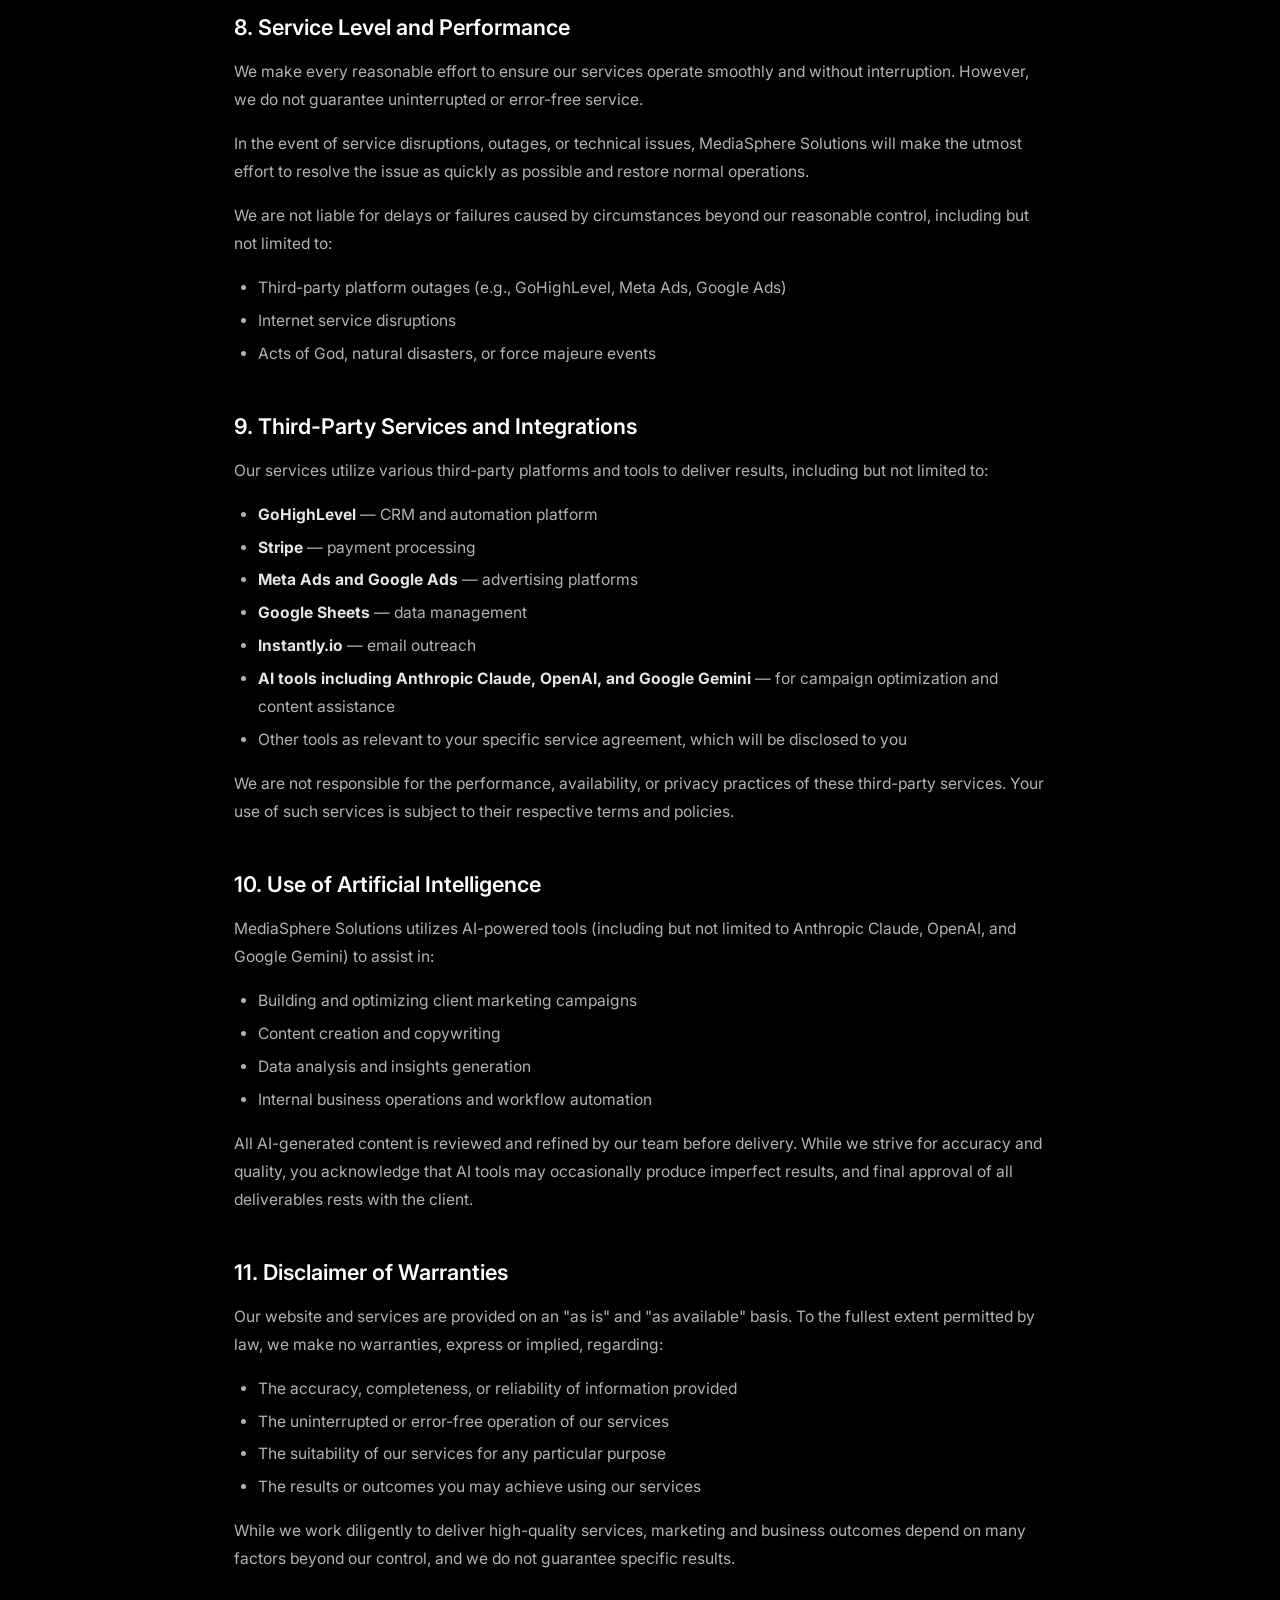
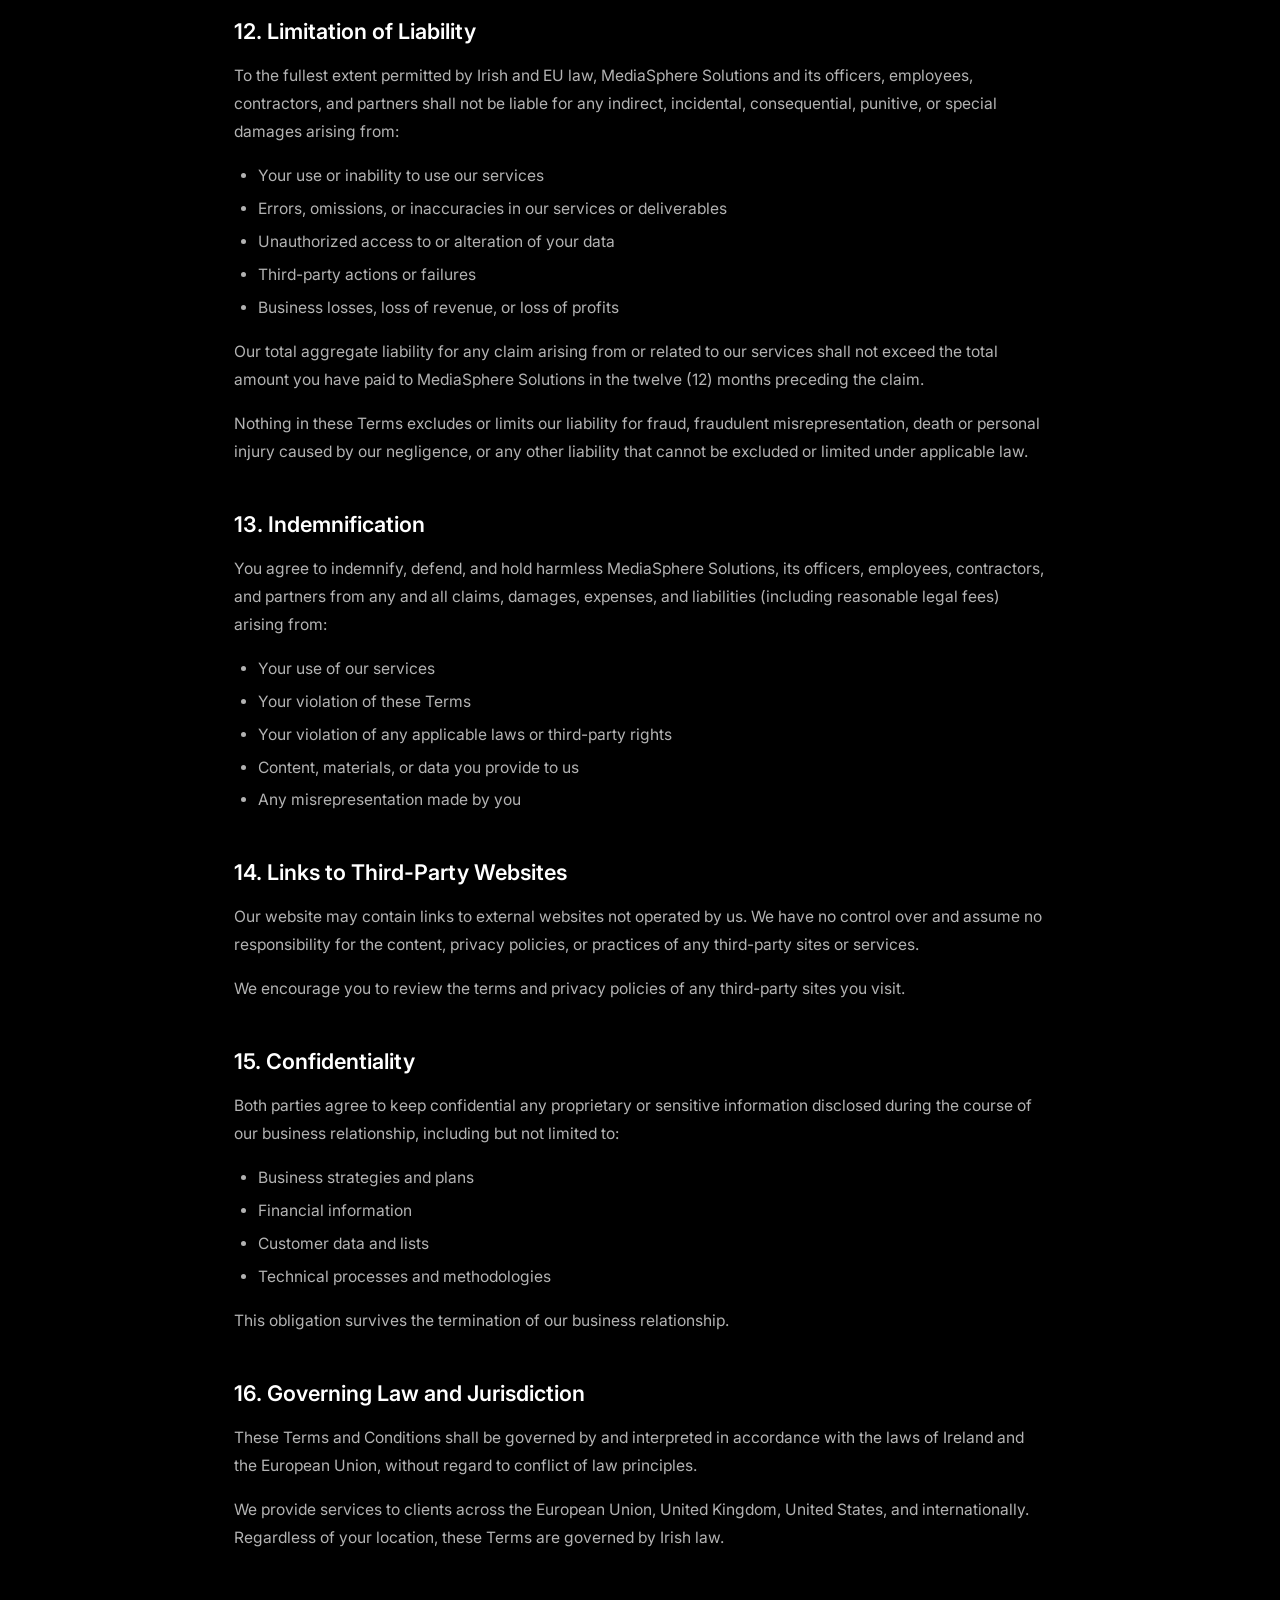
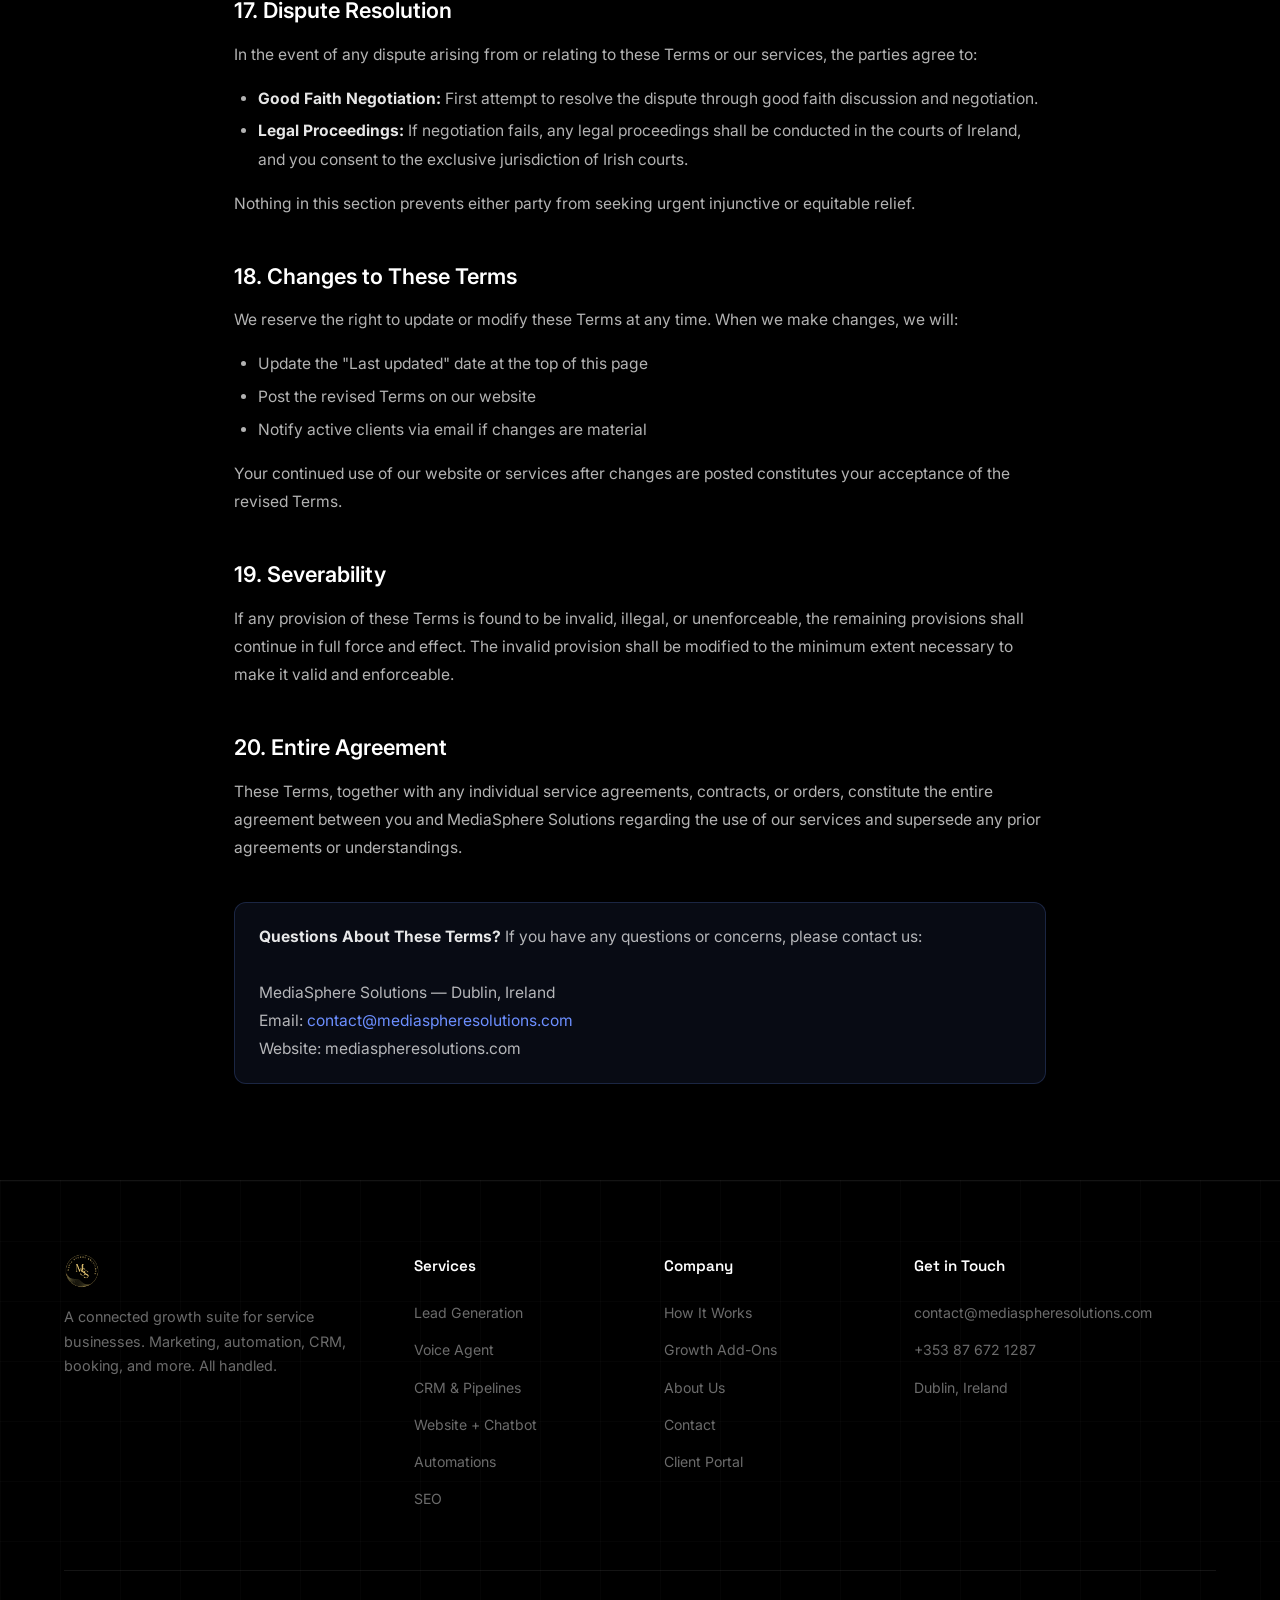
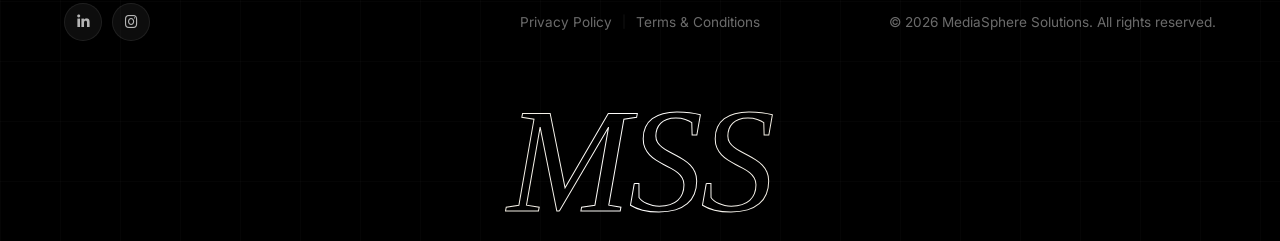
<file: terms-and-conditions.html>
<!DOCTYPE html>
<html lang="en">
<head>
    <meta charset="UTF-8">
    <meta name="viewport" content="width=device-width, initial-scale=1.0">
    <title>MediaSphere Solutions | Terms and Conditions</title>
    <meta name="description" content="Terms and Conditions for MediaSphere Solutions — governing your use of our website and services.">

    <!-- Fonts -->
    <link rel="preconnect" href="https://fonts.googleapis.com">
    <link rel="preconnect" href="https://fonts.gstatic.com" crossorigin>
    <link href="https://fonts.googleapis.com/css2?family=Inter:wght@300;400;500;600;700;800;900&family=Space+Grotesk:wght@400;500;600;700&display=swap" rel="stylesheet">

    <!-- Icons -->
    <link rel="stylesheet" href="https://cdnjs.cloudflare.com/ajax/libs/font-awesome/6.5.0/css/all.min.css">

    <!-- Favicon -->
    <link rel="icon" type="image/png" href="images/favicon.png">

    <!-- Stylesheet -->
    <link rel="stylesheet" href="styles.css">

    <style>
        .legal-page {
            padding: 120px 0 80px;
            min-height: 100vh;
        }
        .legal-page .container {
            max-width: 860px;
        }
        .legal-header {
            margin-bottom: 3rem;
            border-bottom: 1px solid rgba(255,255,255,0.08);
            padding-bottom: 2rem;
        }
        .legal-header h1 {
            font-size: clamp(2rem, 4vw, 3rem);
            font-weight: 700;
            margin-bottom: 0.5rem;
        }
        .legal-header .last-updated {
            color: var(--text-muted, #8892a4);
            font-size: 0.9rem;
        }
        .legal-content h2 {
            font-size: 1.35rem;
            font-weight: 600;
            margin: 2.5rem 0 0.75rem;
            color: #fff;
        }
        .legal-content h3 {
            font-size: 1.1rem;
            font-weight: 600;
            margin: 1.75rem 0 0.5rem;
            color: rgba(255,255,255,0.85);
        }
        .legal-content p {
            color: rgba(255,255,255,0.7);
            line-height: 1.8;
            margin-bottom: 1rem;
            font-size: 0.975rem;
        }
        .legal-content ul {
            list-style: disc;
            padding-left: 1.5rem;
            margin-bottom: 1rem;
        }
        .legal-content ul li {
            color: rgba(255,255,255,0.7);
            line-height: 1.8;
            font-size: 0.975rem;
            margin-bottom: 0.3rem;
        }
        .legal-content strong {
            color: rgba(255,255,255,0.9);
        }
        .legal-content a {
            color: #6c8fff;
            text-decoration: none;
        }
        .legal-content a:hover {
            text-decoration: underline;
        }
        .legal-intro-box {
            background: rgba(108,143,255,0.08);
            border: 1px solid rgba(108,143,255,0.2);
            border-radius: 12px;
            padding: 1.25rem 1.5rem;
            margin-bottom: 2rem;
        }
        .legal-intro-box p {
            margin-bottom: 0;
        }
    </style>
</head>
<body>

    <!-- Navigation -->
    <nav class="navbar" id="navbar">
        <div class="nav-container">
            <a href="index.html" class="nav-brand">
                <img src="images/logo.png" alt="MediaSphere Solutions" class="logo">
            </a>

            <div class="nav-menu" id="nav-menu">
                <a href="index.html" class="nav-link" data-page="home">Home</a>
                <a href="services.html" class="nav-link" data-page="services">Services</a>
                <a href="about.html" class="nav-link" data-page="about">About Us</a>
                <a href="index.html#contact" class="nav-link" data-page="contact">Get Started</a>
                <a href="https://app.mediaspheresolutions.com" class="nav-link nav-cta-mobile" target="_blank">Client Login</a>
                <div class="nav-indicator" id="nav-indicator"></div>
            </div>

            <div class="nav-right">
                <a href="https://app.mediaspheresolutions.com" class="nav-cta" target="_blank">Client Login</a>
            </div>

            <button class="nav-toggle" id="nav-toggle" aria-label="Toggle menu">
                <span></span>
                <span></span>
                <span></span>
            </button>
        </div>
    </nav>

    <!-- Terms and Conditions Content -->
    <main class="legal-page section-dark">
        <div class="container">
            <div class="legal-header">
                <h1>Terms &amp; <span class="gradient-text">Conditions</span></h1>
                <p class="last-updated">Last updated: February 14, 2026</p>
            </div>

            <div class="legal-content">

                <div class="legal-intro-box">
                    <p>Welcome to MediaSphere Solutions ("we," "our," or "us"). These Terms and Conditions ("Terms") govern your use of our website mediaspheresolutions.com, products, and services.</p>
                </div>

                <p>By accessing or using our website, you agree to be bound by these Terms. If you do not agree, please do not use our website or services.</p>

                <h2>1. Use of Our Website and Services</h2>
                <p>You agree to use our website and services only for lawful purposes and in accordance with these Terms.</p>
                <p>You are responsible for ensuring that your use complies with all applicable laws and regulations in your jurisdiction.</p>
                <p>You must not:</p>
                <ul>
                    <li>Attempt to gain unauthorized access to our systems, networks, or data</li>
                    <li>Use our content or materials for commercial purposes without written permission</li>
                    <li>Upload or transmit viruses, spam, malicious code, or harmful content</li>
                    <li>Interfere with or disrupt the integrity or performance of our services</li>
                    <li>Collect or harvest any personally identifiable information from our services without consent</li>
                </ul>

                <h2>2. Services Provided</h2>
                <p>MediaSphere Solutions provides marketing automation services, SaaS solutions, and strategic growth consulting. Our services include but are not limited to:</p>
                <ul>
                    <li>Marketing automation strategy and implementation</li>
                    <li>CRM integration and optimization</li>
                    <li>Lead nurturing and conversion automation</li>
                    <li>Content strategy and automated messaging</li>
                    <li>Performance marketing campaigns</li>
                    <li>Analytics and business intelligence</li>
                </ul>
                <p>Specific services, deliverables, timelines, and pricing will be outlined in individual contracts or service agreements between MediaSphere Solutions and the client.</p>

                <h2>3. Accounts and Client Responsibilities</h2>
                <p>When you create an account or engage our services, you agree to:</p>
                <ul>
                    <li>Provide accurate, complete, and up-to-date information</li>
                    <li>Maintain the confidentiality of your account credentials</li>
                    <li>Notify us immediately of any unauthorized access or security breaches</li>
                    <li>Provide necessary materials, information, and assets (such as marketing designs, images, brand guidelines, and access to relevant platforms) required for us to perform our services</li>
                    <li>Ensure that all content and materials you provide comply with applicable laws and do not infringe on third-party rights</li>
                </ul>
                <p>You are responsible for all activity that occurs under your account.</p>

                <h2>4. Payment Terms</h2>
                <p>We offer multiple payment structures depending on the service package, including:</p>
                <ul>
                    <li>Monthly retainer agreements</li>
                    <li>One-time project fees</li>
                    <li>Subscription-based services</li>
                    <li>Custom pricing arrangements</li>
                </ul>
                <p>Payment terms, amounts, and schedules will be specified in your individual service agreement or contract.</p>
                <p>All payments must be made according to the terms outlined in your agreement. We reserve the right to suspend or terminate services for non-payment or late payment.</p>
                <p>We use secure third-party payment processors (including Stripe) to handle transactions. By making a payment, you agree to their respective terms of service.</p>

                <h2>5. Refund Policy</h2>
                <p>MediaSphere Solutions does not offer refunds for services rendered. Once work has commenced or services have been delivered, payments are non-refundable.</p>
                <p>If you have concerns about the quality or delivery of services, please contact us immediately at <a href="mailto:contact@mediaspheresolutions.com">contact@mediaspheresolutions.com</a> to discuss resolution options.</p>

                <h2>6. Service Cancellation and Termination</h2>
                <p>Clients may cancel services in accordance with the notice period specified in their individual service contract. Cancellation must be submitted in writing to <a href="mailto:contact@mediaspheresolutions.com">contact@mediaspheresolutions.com</a>.</p>
                <p>We reserve the right to suspend or terminate access to services at any time if we believe you have:</p>
                <ul>
                    <li>Violated these Terms and Conditions</li>
                    <li>Engaged in fraudulent or illegal activity</li>
                    <li>Failed to make required payments</li>
                    <li>Provided false or misleading information</li>
                </ul>
                <p>Upon termination, your access to our services will be revoked, and any outstanding fees will become immediately due and payable.</p>

                <h2>7. Intellectual Property</h2>
                <p>All content on this website — including text, graphics, logos, videos, software, and proprietary systems — is the property of MediaSphere Solutions or its licensors and is protected by copyright, trademark, and other intellectual property laws.</p>
                <p><strong>Ownership of Work Product:</strong> Unless otherwise specified in a separate written agreement, all campaigns, automation workflows, templates, systems, and materials created by MediaSphere Solutions remain our intellectual property. Clients are granted a license to use deliverables for their business purposes, but ownership rights are retained by MediaSphere Solutions.</p>
                <p>You may not reproduce, distribute, modify, or create derivative works from any materials on our website or from our services without our express written consent.</p>

                <h2>8. Service Level and Performance</h2>
                <p>We make every reasonable effort to ensure our services operate smoothly and without interruption. However, we do not guarantee uninterrupted or error-free service.</p>
                <p>In the event of service disruptions, outages, or technical issues, MediaSphere Solutions will make the utmost effort to resolve the issue as quickly as possible and restore normal operations.</p>
                <p>We are not liable for delays or failures caused by circumstances beyond our reasonable control, including but not limited to:</p>
                <ul>
                    <li>Third-party platform outages (e.g., GoHighLevel, Meta Ads, Google Ads)</li>
                    <li>Internet service disruptions</li>
                    <li>Acts of God, natural disasters, or force majeure events</li>
                </ul>

                <h2>9. Third-Party Services and Integrations</h2>
                <p>Our services utilize various third-party platforms and tools to deliver results, including but not limited to:</p>
                <ul>
                    <li><strong>GoHighLevel</strong> — CRM and automation platform</li>
                    <li><strong>Stripe</strong> — payment processing</li>
                    <li><strong>Meta Ads and Google Ads</strong> — advertising platforms</li>
                    <li><strong>Google Sheets</strong> — data management</li>
                    <li><strong>Instantly.io</strong> — email outreach</li>
                    <li><strong>AI tools including Anthropic Claude, OpenAI, and Google Gemini</strong> — for campaign optimization and content assistance</li>
                    <li>Other tools as relevant to your specific service agreement, which will be disclosed to you</li>
                </ul>
                <p>We are not responsible for the performance, availability, or privacy practices of these third-party services. Your use of such services is subject to their respective terms and policies.</p>

                <h2>10. Use of Artificial Intelligence</h2>
                <p>MediaSphere Solutions utilizes AI-powered tools (including but not limited to Anthropic Claude, OpenAI, and Google Gemini) to assist in:</p>
                <ul>
                    <li>Building and optimizing client marketing campaigns</li>
                    <li>Content creation and copywriting</li>
                    <li>Data analysis and insights generation</li>
                    <li>Internal business operations and workflow automation</li>
                </ul>
                <p>All AI-generated content is reviewed and refined by our team before delivery. While we strive for accuracy and quality, you acknowledge that AI tools may occasionally produce imperfect results, and final approval of all deliverables rests with the client.</p>

                <h2>11. Disclaimer of Warranties</h2>
                <p>Our website and services are provided on an "as is" and "as available" basis. To the fullest extent permitted by law, we make no warranties, express or implied, regarding:</p>
                <ul>
                    <li>The accuracy, completeness, or reliability of information provided</li>
                    <li>The uninterrupted or error-free operation of our services</li>
                    <li>The suitability of our services for any particular purpose</li>
                    <li>The results or outcomes you may achieve using our services</li>
                </ul>
                <p>While we work diligently to deliver high-quality services, marketing and business outcomes depend on many factors beyond our control, and we do not guarantee specific results.</p>

                <h2>12. Limitation of Liability</h2>
                <p>To the fullest extent permitted by Irish and EU law, MediaSphere Solutions and its officers, employees, contractors, and partners shall not be liable for any indirect, incidental, consequential, punitive, or special damages arising from:</p>
                <ul>
                    <li>Your use or inability to use our services</li>
                    <li>Errors, omissions, or inaccuracies in our services or deliverables</li>
                    <li>Unauthorized access to or alteration of your data</li>
                    <li>Third-party actions or failures</li>
                    <li>Business losses, loss of revenue, or loss of profits</li>
                </ul>
                <p>Our total aggregate liability for any claim arising from or related to our services shall not exceed the total amount you have paid to MediaSphere Solutions in the twelve (12) months preceding the claim.</p>
                <p>Nothing in these Terms excludes or limits our liability for fraud, fraudulent misrepresentation, death or personal injury caused by our negligence, or any other liability that cannot be excluded or limited under applicable law.</p>

                <h2>13. Indemnification</h2>
                <p>You agree to indemnify, defend, and hold harmless MediaSphere Solutions, its officers, employees, contractors, and partners from any and all claims, damages, expenses, and liabilities (including reasonable legal fees) arising from:</p>
                <ul>
                    <li>Your use of our services</li>
                    <li>Your violation of these Terms</li>
                    <li>Your violation of any applicable laws or third-party rights</li>
                    <li>Content, materials, or data you provide to us</li>
                    <li>Any misrepresentation made by you</li>
                </ul>

                <h2>14. Links to Third-Party Websites</h2>
                <p>Our website may contain links to external websites not operated by us. We have no control over and assume no responsibility for the content, privacy policies, or practices of any third-party sites or services.</p>
                <p>We encourage you to review the terms and privacy policies of any third-party sites you visit.</p>

                <h2>15. Confidentiality</h2>
                <p>Both parties agree to keep confidential any proprietary or sensitive information disclosed during the course of our business relationship, including but not limited to:</p>
                <ul>
                    <li>Business strategies and plans</li>
                    <li>Financial information</li>
                    <li>Customer data and lists</li>
                    <li>Technical processes and methodologies</li>
                </ul>
                <p>This obligation survives the termination of our business relationship.</p>

                <h2>16. Governing Law and Jurisdiction</h2>
                <p>These Terms and Conditions shall be governed by and interpreted in accordance with the laws of Ireland and the European Union, without regard to conflict of law principles.</p>
                <p>We provide services to clients across the European Union, United Kingdom, United States, and internationally. Regardless of your location, these Terms are governed by Irish law.</p>

                <h2>17. Dispute Resolution</h2>
                <p>In the event of any dispute arising from or relating to these Terms or our services, the parties agree to:</p>
                <ul>
                    <li><strong>Good Faith Negotiation:</strong> First attempt to resolve the dispute through good faith discussion and negotiation.</li>
                    <li><strong>Legal Proceedings:</strong> If negotiation fails, any legal proceedings shall be conducted in the courts of Ireland, and you consent to the exclusive jurisdiction of Irish courts.</li>
                </ul>
                <p>Nothing in this section prevents either party from seeking urgent injunctive or equitable relief.</p>

                <h2>18. Changes to These Terms</h2>
                <p>We reserve the right to update or modify these Terms at any time. When we make changes, we will:</p>
                <ul>
                    <li>Update the "Last updated" date at the top of this page</li>
                    <li>Post the revised Terms on our website</li>
                    <li>Notify active clients via email if changes are material</li>
                </ul>
                <p>Your continued use of our website or services after changes are posted constitutes your acceptance of the revised Terms.</p>

                <h2>19. Severability</h2>
                <p>If any provision of these Terms is found to be invalid, illegal, or unenforceable, the remaining provisions shall continue in full force and effect. The invalid provision shall be modified to the minimum extent necessary to make it valid and enforceable.</p>

                <h2>20. Entire Agreement</h2>
                <p>These Terms, together with any individual service agreements, contracts, or orders, constitute the entire agreement between you and MediaSphere Solutions regarding the use of our services and supersede any prior agreements or understandings.</p>

                <p style="margin-top: 2.5rem; padding: 1.25rem 1.5rem; background: rgba(108,143,255,0.08); border: 1px solid rgba(108,143,255,0.2); border-radius: 12px;">
                    <strong>Questions About These Terms?</strong> If you have any questions or concerns, please contact us:<br><br>
                    MediaSphere Solutions — Dublin, Ireland<br>
                    Email: <a href="mailto:contact@mediaspheresolutions.com">contact@mediaspheresolutions.com</a><br>
                    Website: mediaspheresolutions.com
                </p>

            </div>
        </div>
    </main>

    <!-- Footer -->
    <footer class="footer">
        <div class="container" style="padding-bottom: 32px;">
            <div class="footer-grid">
                <div class="footer-brand">
                    <img src="images/logo.png" alt="MediaSphere Solutions" class="footer-logo">
                    <p>A connected growth suite for service businesses. Marketing, automation, CRM, booking, and more. All handled.</p>
                </div>

                <div class="footer-links">
                    <h4>Services</h4>
                    <ul>
                        <li><a href="services.html#lead-gen">Lead Generation</a></li>
                        <li><a href="services.html#voice-agent">Voice Agent</a></li>
                        <li><a href="services.html#crm">CRM &amp; Pipelines</a></li>
                        <li><a href="services.html#website">Website + Chatbot</a></li>
                        <li><a href="services.html#automations">Automations</a></li>
                        <li><a href="services.html#seo">SEO</a></li>
                    </ul>
                </div>

                <div class="footer-links">
                    <h4>Company</h4>
                    <ul>
                        <li><a href="index.html#how-it-works">How It Works</a></li>
                        <li><a href="services.html#add-ons">Growth Add-Ons</a></li>
                        <li><a href="about.html">About Us</a></li>
                        <li><a href="index.html#contact">Contact</a></li>
                        <li><a href="https://app.mediaspheresolutions.com" target="_blank">Client Portal</a></li>
                    </ul>
                </div>

                <div class="footer-links">
                    <h4>Get in Touch</h4>
                    <ul>
                        <li><a href="mailto:contact@mediaspheresolutions.com">contact@mediaspheresolutions.com</a></li>
                        <li><a href="tel:+353876721287">+353 87 672 1287</a></li>
                        <li><span>Dublin, Ireland</span></li>
                    </ul>
                </div>
            </div>

            <div class="footer-bottom">
                <div class="footer-socials">
                    <a href="https://www.linkedin.com/company/mediaspheresolutions" target="_blank" aria-label="LinkedIn"><i class="fab fa-linkedin-in"></i></a>
                    <a href="https://www.instagram.com/mediaspheresolutions" target="_blank" aria-label="Instagram"><i class="fab fa-instagram"></i></a>
                </div>
                <div class="footer-legal">
                    <a href="privacy-policy.html">Privacy Policy</a>
                    <span class="footer-legal-sep">|</span>
                    <a href="terms-and-conditions.html">Terms &amp; Conditions</a>
                </div>
                <p>&copy; 2026 MediaSphere Solutions. All rights reserved.</p>
            </div>
        </div>

        <!-- Large animated MSS text -->
        <div class="footer-mss-text" id="footer-mss-text">
            <svg
                id="mss-svg"
                class="mss-svg"
                viewBox="0 0 900 160"
                preserveAspectRatio="xMidYMid meet"
                xmlns="http://www.w3.org/2000/svg"
            >
                <defs>
                    <!-- Stroke gradient (cream/white) -->
                    <linearGradient id="mss-gradient-stroke" x1="0%" y1="0%" x2="100%" y2="0%">
                        <stop offset="0%" style="stop-color:#f1ece1"/>
                        <stop offset="50%" style="stop-color:#ffffff"/>
                        <stop offset="100%" style="stop-color:#f1ece1"/>
                    </linearGradient>
                    <!-- Fill colour — cream, cursor mask controls visibility -->
                    <linearGradient id="mss-fill-gradient" x1="0%" y1="0%" x2="100%" y2="0%">
                        <stop offset="0%" style="stop-color:#f1ece1"/>
                        <stop offset="50%" style="stop-color:#ffffff"/>
                        <stop offset="100%" style="stop-color:#f1ece1"/>
                    </linearGradient>
                    <!-- Radial mask: white = reveal fill, transparent = hide -->
                    <radialGradient id="mss-cursor-mask-gradient" cx="450" cy="80" r="180" gradientUnits="userSpaceOnUse">
                        <stop offset="0%" style="stop-color:#ffffff;stop-opacity:1"/>
                        <stop offset="55%" style="stop-color:#ffffff;stop-opacity:0.6"/>
                        <stop offset="100%" style="stop-color:#ffffff;stop-opacity:0"/>
                    </radialGradient>
                    <mask id="mss-cursor-mask">
                        <rect id="mss-cursor-rect" x="0" y="0" width="900" height="160" fill="url(#mss-cursor-mask-gradient)"/>
                    </mask>
                </defs>
                <!-- Stroke outline layer (always visible, draws in) -->
                <text
                    id="mss-stroke-text"
                    class="mss-text-stroke"
                    x="450" y="130"
                    text-anchor="middle"
                    dominant-baseline="auto"
                    font-family="'Playfair Display', Georgia, serif"
                    font-style="italic"
                    font-weight="400"
                    font-size="148"
                    letter-spacing="-2"
                    fill="none"
                    stroke="url(#mss-gradient-stroke)"
                    stroke-width="1"
                >MSS</text>
                <!-- Filled layer — cream colour revealed by cursor -->
                <text
                    id="mss-fill-text"
                    class="mss-text-fill"
                    x="450" y="130"
                    text-anchor="middle"
                    dominant-baseline="auto"
                    font-family="'Playfair Display', Georgia, serif"
                    font-style="italic"
                    font-weight="400"
                    font-size="148"
                    letter-spacing="-2"
                    fill="url(#mss-fill-gradient)"
                    mask="url(#mss-cursor-mask)"
                >MSS</text>
            </svg>
        </div>
    </footer>

    <!-- MSS footer text animation -->
    <script>
    (function() {
        const svg = document.getElementById('mss-svg');
        const strokeText = document.getElementById('mss-stroke-text');
        const cursorGradient = document.getElementById('mss-cursor-mask-gradient');
        const mssWrapper = document.getElementById('footer-mss-text');

        if (!svg || !strokeText || !mssWrapper) return;

        function initStrokeDraw() {
            const len = strokeText.getTotalLength ? strokeText.getTotalLength() : 2000;
            strokeText.style.strokeDasharray = len;
            strokeText.style.strokeDashoffset = len;
            strokeText.style.transition = 'none';
            const observer = new IntersectionObserver((entries) => {
                entries.forEach(entry => {
                    if (entry.isIntersecting) {
                        setTimeout(() => {
                            strokeText.style.transition = 'stroke-dashoffset 2s cubic-bezier(0.4, 0, 0.2, 1)';
                            strokeText.style.strokeDashoffset = '0';
                        }, 200);
                        observer.disconnect();
                    }
                });
            }, { threshold: 0.2 });
            observer.observe(mssWrapper);
        }

        function initCursorReveal() {
            document.addEventListener('mousemove', function(e) {
                const rect = svg.getBoundingClientRect();
                const svgW = 900, svgH = 160;
                const cx = ((e.clientX - rect.left) / rect.width) * svgW;
                const cy = ((e.clientY - rect.top) / rect.height) * svgH;
                const inZone = e.clientY >= rect.top - 120 && e.clientY <= rect.bottom + 120;
                const r = inZone ? Math.max(rect.width, rect.height) * 0.28 : 0;
                cursorGradient.setAttribute('cx', cx);
                cursorGradient.setAttribute('cy', cy);
                cursorGradient.setAttribute('r', r);
                cursorGradient.setAttribute('gradientUnits', 'userSpaceOnUse');
            });
        }

        if (document.fonts && document.fonts.ready) {
            document.fonts.ready.then(function() {
                initStrokeDraw();
                initCursorReveal();
            });
        } else {
            window.addEventListener('load', function() {
                initStrokeDraw();
                initCursorReveal();
            });
        }
    })();
    </script>

    <script src="script.js"></script>
</body>
</html>
</file>
<file: styles.css>
/* ============================================
   MediaSphere Solutions — New Website Styles
   ============================================ */

/* --- CSS Variables --- */
:root {
    --bg-primary: #000000;
    --bg-secondary: #050505;
    --bg-card: #0c0c0c;
    --bg-card-hover: #141414;

    --text-primary: #ffffff;
    --text-secondary: #b5b5b5;
    --text-muted: #6b6b6b;

    --accent-1: #ffffff;
    --accent-2: #d4d4d4;
    --accent-3: #a3a3a3;
    --accent-gradient: linear-gradient(135deg, #ffffff, #b5b5b5);
    --accent-gradient-text: linear-gradient(135deg, #ffffff, #b5b5b5);

    --border-color: rgba(255, 255, 255, 0.08);
    --border-hover: rgba(255, 255, 255, 0.18);

    --radius-sm: 8px;
    --radius-md: 12px;
    --radius-lg: 20px;
    --radius-xl: 28px;

    --shadow-glow: 0 0 60px rgba(99, 102, 241, 0.15);
    --shadow-card: 0 4px 24px rgba(0, 0, 0, 0.3);

    --font-body: 'Inter', -apple-system, BlinkMacSystemFont, sans-serif;
    --font-heading: 'Space Grotesk', 'Inter', sans-serif;

    --container-max: 1200px;
    --section-padding: 120px;
}

/* --- Reset & Base --- */
*, *::before, *::after {
    margin: 0;
    padding: 0;
    box-sizing: border-box;
}

html {
    scroll-behavior: smooth;
    -webkit-font-smoothing: antialiased;
    -moz-osx-font-smoothing: grayscale;
}

html {
    background-color: var(--bg-primary);
    overscroll-behavior: none;
}

body {
    font-family: var(--font-body);
    background-color: transparent;
    color: var(--text-secondary);
    line-height: 1.7;
    overflow-x: hidden;
    overscroll-behavior: none;
    margin: 0;
}

a {
    text-decoration: none;
    color: inherit;
    transition: color 0.3s ease;
}

ul {
    list-style: none;
}

img {
    max-width: 100%;
    display: block;
}

.container {
    max-width: var(--container-max);
    margin: 0 auto;
    padding: 0 24px;
}

/* --- Gradient Text Utility --- */
.gradient-text {
    background: var(--accent-gradient-text);
    -webkit-background-clip: text;
    -webkit-text-fill-color: transparent;
    background-clip: text;
}

/* --- Scroll Reveal Animations --- */
.reveal {
    opacity: 0;
    transform: translateY(40px);
    transition: opacity 0.8s cubic-bezier(0.16, 1, 0.3, 1),
                transform 0.8s cubic-bezier(0.16, 1, 0.3, 1);
}

.reveal.revealed {
    opacity: 1;
    transform: translateY(0);
}

/* ============================================
   NAVIGATION
   ============================================ */
.navbar {
    position: fixed;
    top: 0;
    left: 0;
    right: 0;
    z-index: 1000;
    padding: 14px 24px;
    transition: padding 0.3s ease, opacity 0.5s ease, transform 0.6s ease;
    /* Visible by default on every page. The homepage opts into the
       "hidden until scroll" reveal via body.nav-hide-on-load (rule below);
       other pages keep the navbar visible from first paint so visitors
       can navigate immediately. */
}

/* Homepage only — hide the navbar on initial load, reveal on scroll. */
body.nav-hide-on-load .navbar:not(.is-revealed) {
    opacity: 0;
    transform: translateY(-12px);
    pointer-events: none;
}

.navbar.is-revealed {
    opacity: 1;
    transform: translateY(0);
    pointer-events: auto;
}

.nav-container {
    position: relative;
    max-width: 100%;
    margin: 0 auto;
    display: flex;
    align-items: center;
    justify-content: space-between;
    height: 72px;
    padding: 0 32px;
    border-radius: 0;
    border: 1px solid transparent;
    background: transparent;
    transition: max-width 0.3s ease,
                border-radius 0.3s ease,
                background 0.3s ease,
                border-color 0.3s ease,
                height 0.3s ease;
}

/* Scrolled floating pill */
.navbar.scrolled .nav-container {
    max-width: 960px;
    height: 64px;
    border-radius: 16px;
    background: rgba(10, 10, 15, 0.8);
    backdrop-filter: blur(20px);
    -webkit-backdrop-filter: blur(20px);
    border-color: rgba(255, 255, 255, 0.1);
}

.nav-brand .logo {
    height: 42px;
    width: auto;
}

/* Center nav links absolutely */
.nav-menu {
    display: flex;
    align-items: center;
    gap: 6px;
    position: absolute;
    left: 50%;
    top: 50%;
    transform: translate(-50%, -50%);
}

.nav-link {
    padding: 8px 14px;
    font-size: 0.95rem;
    font-weight: 400;
    color: var(--text-secondary);
    border-radius: var(--radius-sm);
    transition: all 0.3s ease;
    white-space: nowrap;
}

.nav-link:hover {
    color: var(--text-primary);
}

.nav-link.active {
    color: var(--text-primary);
}

/* Liquid glass sliding indicator */
.nav-indicator {
    position: absolute;
    top: 50%;
    left: 0;
    height: 38px;
    transform: translateY(-50%);
    border-radius: 999px;
    background: rgba(255, 255, 255, 0.08);
    border: 1px solid rgba(255, 255, 255, 0.12);
    backdrop-filter: blur(12px);
    -webkit-backdrop-filter: blur(12px);
    box-shadow:
        0 0 12px rgba(99, 102, 241, 0.15),
        0 0 24px rgba(139, 92, 246, 0.08),
        inset 0 1px 0 rgba(255, 255, 255, 0.1);
    pointer-events: none;
    transition: left 0.35s cubic-bezier(0.16, 1, 0.3, 1),
                width 0.35s cubic-bezier(0.16, 1, 0.3, 1),
                opacity 0.3s ease;
    opacity: 0;
    z-index: -1;
}

.nav-indicator.visible {
    opacity: 1;
}

/* Right side CTA */
.nav-right {
    display: flex;
    align-items: center;
}

.nav-cta {
    display: inline-flex;
    align-items: center;
    padding: 10px 24px;
    font-size: 0.95rem;
    font-weight: 500;
    color: var(--text-primary);
    border: 1px solid rgba(255, 255, 255, 0.25);
    border-radius: var(--radius-sm);
    transition: all 0.3s ease;
}

.nav-cta:hover {
    background: rgba(255, 255, 255, 0.05);
    border-color: rgba(255, 255, 255, 0.4);
}

/* Mobile-only CTA inside nav menu (hidden on desktop) */
.nav-cta-mobile {
    display: none;
}

/* Mobile Toggle */
.nav-toggle {
    display: none;
    flex-direction: column;
    gap: 5px;
    background: none;
    border: none;
    cursor: pointer;
    padding: 8px;
    z-index: 1001;
}

.nav-toggle span {
    display: block;
    width: 24px;
    height: 2px;
    background: var(--text-primary);
    border-radius: 2px;
    transition: all 0.3s ease;
}

.nav-toggle.active span:nth-child(1) {
    transform: rotate(45deg) translate(5px, 5px);
}

.nav-toggle.active span:nth-child(2) {
    opacity: 0;
}

.nav-toggle.active span:nth-child(3) {
    transform: rotate(-45deg) translate(5px, -5px);
}

/* ============================================
   HERO SECTION — minimalist GLSL hills
   ============================================ */
.hero {
    position: relative;
    height: 100vh;
    min-height: 640px;
    overflow: hidden;
    background: #000;
    display: flex;
    align-items: center;
    justify-content: center;
}

.hero-canvas {
    position: absolute;
    inset: 0;
    width: 100%;
    height: 100%;
    z-index: 0;
    display: block;
    pointer-events: none;
    -webkit-mask-image: linear-gradient(to bottom, black 0%, black 55%, rgba(0,0,0,0.6) 80%, transparent 100%);
            mask-image: linear-gradient(to bottom, black 0%, black 55%, rgba(0,0,0,0.6) 80%, transparent 100%);
}

.hero-content {
    position: relative;
    z-index: 1;
    text-align: center;
    padding: 0 24px;
    transform: translateY(-6vh);
}

.hero-content .hero-title {
    font-size: clamp(2.6rem, 6vw, 5rem);
    color: #f1ece1;
    margin: 0 0 18px;
    line-height: 1;
    letter-spacing: -0.02em;
    display: inline-flex;
    align-items: baseline;
    gap: 0;
}

.hero-content .hero-title .ms-mark {
    font-family: 'Playfair Display', 'Georgia', serif;
    font-style: italic;
    font-weight: 400;
    letter-spacing: -0.01em;
}

.hero-content .hero-title .ms-solutions {
    font-family: 'Inter', sans-serif;
    font-weight: 800;
    letter-spacing: -0.04em;
    margin-left: 0.04em;
}

.hero-content .hero-subtitle {
    font-size: clamp(1rem, 1.6vw, 1.25rem);
    color: rgba(255, 255, 255, 0.65);
    letter-spacing: 0.02em;
    margin: 0 auto;       /* auto centres the box itself, overriding the old left-aligned margin:0 */
    max-width: none;      /* drop the legacy max-width:650px so the box doesn't sit off-centre */
    font-weight: 400;
    text-align: center;
}

.hero-bg {
    position: absolute;
    inset: 0;
    z-index: 0;
}

.hero-gradient {
    display: none;
}

.hero-grid-overlay {
    position: absolute;
    inset: 0;
    background-image:
        linear-gradient(rgba(255, 255, 255, 0.02) 1px, transparent 1px),
        linear-gradient(90deg, rgba(255, 255, 255, 0.02) 1px, transparent 1px);
    background-size: 60px 60px;
    mask-image: radial-gradient(ellipse 70% 70% at 50% 50%, black 20%, transparent 70%);
    -webkit-mask-image: radial-gradient(ellipse 70% 70% at 50% 50%, black 20%, transparent 70%);
}

.hero-glow {
    display: none;
}

@keyframes glowPulse {
    0% { opacity: 0.5; transform: translateX(-50%) scale(1); }
    100% { opacity: 1; transform: translateX(-50%) scale(1.15); }
}

/* --- Orbital Particle Background --- */
.orbital-field {
    position: absolute;
    inset: 0;
    overflow: hidden;
    pointer-events: none;
}

.orb {
    display: none;
}

.orb-1 {
    width: 400px;
    height: 400px;
    background: radial-gradient(circle, rgba(99, 102, 241, 0.18) 0%, transparent 70%);
    top: 10%;
    left: 15%;
    animation: orbit1 20s ease-in-out infinite alternate;
}

.orb-2 {
    width: 300px;
    height: 300px;
    background: radial-gradient(circle, rgba(139, 92, 246, 0.15) 0%, transparent 70%);
    top: 60%;
    right: 10%;
    animation: orbit2 25s ease-in-out infinite alternate;
}

.orb-3 {
    width: 200px;
    height: 200px;
    background: radial-gradient(circle, rgba(6, 182, 212, 0.12) 0%, transparent 70%);
    top: 30%;
    right: 25%;
    animation: orbit3 18s ease-in-out infinite alternate;
}

.orb-4 {
    width: 350px;
    height: 350px;
    background: radial-gradient(circle, rgba(139, 92, 246, 0.1) 0%, transparent 70%);
    bottom: 10%;
    left: 5%;
    animation: orbit4 22s ease-in-out infinite alternate;
}

.orb-5 {
    width: 150px;
    height: 150px;
    background: radial-gradient(circle, rgba(99, 102, 241, 0.2) 0%, transparent 70%);
    top: 5%;
    right: 15%;
    animation: orbit5 16s ease-in-out infinite alternate;
}

.orb-6 {
    width: 250px;
    height: 250px;
    background: radial-gradient(circle, rgba(6, 182, 212, 0.08) 0%, transparent 70%);
    top: 50%;
    left: 40%;
    animation: orbit6 28s ease-in-out infinite alternate;
}

@keyframes orbit1 {
    0%   { opacity: 0.4; transform: translate(0, 0) scale(1); }
    33%  { opacity: 0.7; transform: translate(80px, 40px) scale(1.1); }
    66%  { opacity: 0.5; transform: translate(-40px, 80px) scale(0.95); }
    100% { opacity: 0.6; transform: translate(60px, -30px) scale(1.05); }
}

@keyframes orbit2 {
    0%   { opacity: 0.3; transform: translate(0, 0) scale(1); }
    33%  { opacity: 0.6; transform: translate(-60px, -50px) scale(1.15); }
    66%  { opacity: 0.4; transform: translate(50px, -80px) scale(0.9); }
    100% { opacity: 0.5; transform: translate(-30px, 40px) scale(1.1); }
}

@keyframes orbit3 {
    0%   { opacity: 0.3; transform: translate(0, 0) scale(1); }
    50%  { opacity: 0.6; transform: translate(-70px, 60px) scale(1.2); }
    100% { opacity: 0.4; transform: translate(40px, -40px) scale(0.9); }
}

@keyframes orbit4 {
    0%   { opacity: 0.2; transform: translate(0, 0) scale(1); }
    50%  { opacity: 0.5; transform: translate(90px, -60px) scale(1.1); }
    100% { opacity: 0.3; transform: translate(-50px, 30px) scale(1.05); }
}

@keyframes orbit5 {
    0%   { opacity: 0.3; transform: translate(0, 0) scale(1); }
    50%  { opacity: 0.7; transform: translate(-50px, 70px) scale(1.3); }
    100% { opacity: 0.4; transform: translate(30px, -20px) scale(0.95); }
}

@keyframes orbit6 {
    0%   { opacity: 0.2; transform: translate(0, 0) scale(1); }
    33%  { opacity: 0.4; transform: translate(60px, -40px) scale(1.1); }
    66%  { opacity: 0.3; transform: translate(-80px, 20px) scale(0.95); }
    100% { opacity: 0.35; transform: translate(20px, 50px) scale(1.05); }
}

.hero-container {
    position: relative;
    z-index: 1;
    padding-top: 120px;
    padding-bottom: 0;
}

.hero-content {
    max-width: 800px;
}

.hero-content-centered {
    max-width: 100%;
    text-align: center;
    display: flex;
    flex-direction: column;
    align-items: center;
}

.hero-badge {
    display: inline-flex;
    align-items: center;
    gap: 8px;
    padding: 8px 20px;
    background: rgba(99, 102, 241, 0.1);
    border: 1px solid rgba(99, 102, 241, 0.2);
    border-radius: var(--radius-xl);
    font-size: 0.85rem;
    font-weight: 500;
    color: #818cf8;
    margin-bottom: 32px;
}

.badge-new {
    display: inline-flex;
    align-items: center;
    justify-content: center;
    padding: 2px 10px;
    background: var(--accent-gradient);
    border-radius: var(--radius-xl);
    font-size: 0.7rem;
    font-weight: 700;
    color: #fff;
    text-transform: uppercase;
    letter-spacing: 0.05em;
}

.badge-dot {
    width: 8px;
    height: 8px;
    background: #818cf8;
    border-radius: 50%;
    animation: dotPulse 2s ease-in-out infinite;
}

@keyframes dotPulse {
    0%, 100% { opacity: 1; }
    50% { opacity: 0.4; }
}

.hero-title {
    font-family: var(--font-heading);
    font-size: clamp(3rem, 7vw, 5.5rem);
    font-weight: 800;
    line-height: 1.05;
    color: var(--text-primary);
    margin-bottom: 24px;
    letter-spacing: -0.03em;
}

.hero-subtitle {
    font-size: 1.2rem;
    line-height: 1.8;
    color: var(--text-secondary);
    max-width: 650px;
    margin-bottom: 40px;
}

.hero-buttons {
    display: flex;
    gap: 16px;
    flex-wrap: wrap;
    justify-content: center;
    margin-bottom: 12px;
}

/* --- Buttons --- */
.btn {
    display: inline-flex;
    align-items: center;
    gap: 10px;
    padding: 16px 32px;
    border-radius: var(--radius-xl);
    font-size: 1rem;
    font-weight: 600;
    cursor: pointer;
    transition: all 0.3s cubic-bezier(0.16, 1, 0.3, 1);
    border: none;
    position: relative;
    overflow: hidden;
}

.btn-primary {
    background: #f1ece1;
    color: #050505;
    box-shadow: 0 4px 24px rgba(241, 236, 225, 0.12);
}

.btn-primary:hover {
    transform: translateY(-2px);
    background: #ffffff;
    box-shadow: 0 8px 32px rgba(241, 236, 225, 0.2);
}

.btn-primary::after {
    content: '';
    position: absolute;
    inset: 0;
    background: linear-gradient(90deg, transparent, rgba(255,255,255,0.15), transparent);
    transform: translateX(-100%);
    transition: transform 0.6s ease;
}

.btn-primary:hover::after {
    transform: translateX(100%);
}

.btn-ghost {
    background: transparent;
    color: var(--text-secondary);
    border: 1px solid rgba(255, 255, 255, 0.12);
}

.btn-ghost:hover {
    border-color: rgba(255, 255, 255, 0.25);
    color: var(--text-primary);
    transform: translateY(-1px);
}

.btn-outline {
    background: transparent;
    color: var(--text-primary);
    border: 1px solid var(--border-hover);
}

.btn-outline:hover {
    background: rgba(255, 255, 255, 0.05);
    border-color: rgba(255, 255, 255, 0.2);
    transform: translateY(-2px);
}

/* Scroll Cue (hero line — keep for hero entrance) */
.scroll-cue {
    position: absolute;
    bottom: 40px;
    left: 50%;
    transform: translateX(-50%);
    z-index: 1;
}

.scroll-cue-line {
    width: 1px;
    height: 60px;
    background: linear-gradient(to bottom, var(--accent-1), transparent);
    animation: scrollCue 2s ease-in-out infinite;
}

@keyframes scrollCue {
    0% { opacity: 0; transform: scaleY(0); transform-origin: top; }
    50% { opacity: 1; transform: scaleY(1); transform-origin: top; }
    100% { opacity: 0; transform: scaleY(1); transform-origin: bottom; }
}

/* ============================================
   CUSTOM SCROLL INDICATOR
   ============================================ */

/* Hide native scrollbar */
html {
    scrollbar-width: none;
    -ms-overflow-style: none;
}
html::-webkit-scrollbar {
    display: none;
}

/* Full-height scroll indicator — runs along the screen edge */
.scroll-indicator {
    position: fixed;
    right: 20px;
    top: 80px;
    bottom: 80px;
    z-index: 200;
    display: flex;
    align-items: center;
    pointer-events: none;
    opacity: 0;
    transition: opacity 0.6s ease;
}

.scroll-indicator.visible {
    opacity: 1;
}

/* Track wrapper — spans full indicator height */
.si-track-wrap {
    position: relative;
    height: 100%;
    width: 2px;
    pointer-events: all;
}

/* The vertical track line */
.si-track {
    position: relative;
    width: 100%;
    height: 100%;
    background: rgba(255, 255, 255, 0.07);
    border-radius: 2px;
    overflow: visible;
    cursor: pointer;
}

/* Wider invisible hit area so the 2px track is easy to grab */
.si-track::before {
    content: '';
    position: absolute;
    inset: 0 -10px;
}

/* Gradient fill that grows as you scroll */
.si-fill {
    position: absolute;
    top: 0;
    left: 0;
    width: 100%;
    height: 0%;
    border-radius: 2px;
    background: linear-gradient(
        to bottom,
        var(--accent-1),
        var(--accent-2),
        var(--accent-3)
    );
    transition: height 0.08s linear;
    box-shadow: 0 0 10px rgba(241, 236, 225, 0.35);
}

/* Glowing thumb that rides the fill */
.si-thumb {
    position: absolute;
    left: 50%;
    top: 0%;
    transform: translate(-50%, -50%);
    width: 12px;
    height: 12px;
    border-radius: 50%;
    background: linear-gradient(135deg, var(--accent-1), var(--accent-3));
    box-shadow:
        0 0 0 3px rgba(241, 236, 225, 0.15),
        0 0 12px rgba(241, 236, 225, 0.6),
        0 0 24px rgba(241, 236, 225, 0.25);
    transition: top 0.08s linear, box-shadow 0.3s ease;
}

/* Section nav — absolutely overlaid on the track, dots at real scroll positions */
.si-section-nav {
    position: absolute;
    top: 0;
    left: 0;
    right: 0;
    bottom: 0;
    pointer-events: all;
}

.si-dot {
    position: absolute;
    left: 50%;
    transform: translate(-50%, -50%);
    width: 10px;
    height: 10px;
    border-radius: 50%;
    background: rgba(255, 255, 255, 0.15);
    border: 1px solid rgba(255, 255, 255, 0.28);
    cursor: pointer;
    padding: 0;
    transition:
        background 0.35s cubic-bezier(0.16, 1, 0.3, 1),
        border-color 0.35s cubic-bezier(0.16, 1, 0.3, 1),
        transform 0.35s cubic-bezier(0.16, 1, 0.3, 1),
        box-shadow 0.35s cubic-bezier(0.16, 1, 0.3, 1);
}

/* Expanded hit area */
.si-dot::before {
    content: '';
    position: absolute;
    inset: -10px;
    border-radius: 50%;
}

.si-dot.active {
    background: #f1ece1;
    border-color: #f1ece1;
    transform: translate(-50%, -50%) scale(1.6);
    box-shadow:
        0 0 0 3px rgba(241, 236, 225, 0.15),
        0 0 16px rgba(241, 236, 225, 0.55),
        0 0 32px rgba(241, 236, 225, 0.18);
}

/* Pulse ring on active dot */
.si-dot.active::after {
    content: '';
    position: absolute;
    inset: -6px;
    border-radius: 50%;
    border: 1px solid rgba(241, 236, 225, 0.3);
    animation: siDotPulse 2.4s ease-out infinite;
}

@keyframes siDotPulse {
    0%   { transform: scale(1);   opacity: 0.8; }
    70%  { transform: scale(2.6); opacity: 0;   }
    100% { transform: scale(2.6); opacity: 0;   }
}

/* Tooltip label — slides in to the left */
.si-dot-label {
    position: absolute;
    right: calc(100% + 16px);
    top: 50%;
    white-space: nowrap;
    background: rgba(8, 8, 8, 0.92);
    border: 1px solid rgba(241, 236, 225, 0.18);
    color: var(--text-secondary);
    font-family: var(--font-body);
    font-size: 10px;
    font-weight: 600;
    letter-spacing: 0.08em;
    text-transform: uppercase;
    padding: 5px 10px;
    border-radius: 6px;
    pointer-events: none;
    opacity: 0;
    transition: opacity 0.2s ease, transform 0.2s ease;
    transform: translateY(-50%) translateX(6px);
    backdrop-filter: blur(8px);
    -webkit-backdrop-filter: blur(8px);
}

.si-dot:hover .si-dot-label,
.si-dot.active .si-dot-label {
    opacity: 1;
    transform: translateY(-50%) translateX(0);
}

/* Counteract the scale(1.6) on the active dot so the label stays the same size */
.si-dot.active .si-dot-label {
    transform: translateY(-50%) translateX(0) scale(0.625);
    transform-origin: right center;
}

/* Mobile: hide indicator */
@media (max-width: 768px) {
    .scroll-indicator {
        display: none;
    }
}

/* ============================================
   3D APP PREVIEW (Hero)
   ============================================ */
.hero-app-preview {
    position: relative;
    width: 100%;
    display: flex;
    justify-content: center;
    margin-top: 60px;
}

.scene {
    position: relative;
    display: flex;
    align-items: center;
    justify-content: center;
}

.scene::before {
    content: '';
    position: absolute;
    width: 1500px;
    height: 700px;
    background: radial-gradient(ellipse at 40% 50%, rgba(99, 102, 241, 0.22) 0%, rgba(60, 20, 120, 0.12) 40%, transparent 70%),
                radial-gradient(ellipse at 75% 60%, rgba(96, 165, 250, 0.10) 0%, transparent 55%);
    filter: blur(40px);
    z-index: 0;
    pointer-events: none;
    border-radius: 50%;
}

.perspective-wrap {
    perspective: 1800px;
    perspective-origin: 50% 50%;
    position: relative;
    z-index: 1;
}

.tilt-frame {
    transform: rotateY(-14deg) rotateX(4deg) scale(1);
    transform-style: preserve-3d;
    transition: transform 0.8s cubic-bezier(0.23, 1, 0.32, 1);
    filter: drop-shadow(-40px 40px 100px rgba(0,0,0,0.8)) drop-shadow(0 0 80px rgba(99, 102, 241, 0.3));
}

/* Browser Chrome */
.browser-outer {
    position: relative;
    border-radius: 14px;
}

@property --angle {
    syntax: '<angle>';
    initial-value: 0deg;
    inherits: false;
}

.browser-outer::before {
    content: '';
    position: absolute;
    inset: -2px;
    border-radius: 16px;
    background: conic-gradient(
        from var(--angle, 0deg),
        transparent 0%,
        transparent 55%,
        rgba(99, 102, 241, 0.4) 68%,
        rgba(139, 92, 246, 1) 76%,
        rgba(200, 170, 255, 1) 80%,
        rgba(139, 92, 246, 1) 84%,
        rgba(99, 102, 241, 0.4) 92%,
        transparent 100%
    );
    animation: trace 6s linear infinite;
    z-index: 2;
    pointer-events: none;
}

.browser-outer::after {
    content: '';
    position: absolute;
    inset: 2px;
    border-radius: 13px;
    background: #1c1c28;
    z-index: 3;
    pointer-events: none;
}

@keyframes trace {
    from { --angle: 0deg; }
    to   { --angle: 360deg; }
}

.browser {
    position: relative;
    z-index: 4;
    width: 1600px;
    background: #1c1c28;
    border-radius: 14px;
    overflow: hidden;
    border: 1px solid rgba(255,255,255,0.08);
}

.browser-bar {
    background: #1c1c28;
    border-bottom: 1px solid rgba(255,255,255,0.07);
    padding: 11px 16px;
    display: flex;
    align-items: center;
    gap: 12px;
}

.traffic-lights { display: flex; gap: 6px; }
.tl { width: 11px; height: 11px; border-radius: 50%; flex-shrink: 0; }
.tl-r { background: #ff5f57; }
.tl-y { background: #febc2e; }
.tl-g { background: #28c840; }

.browser-tabs { display: flex; gap: 4px; margin-left: 8px; }
.tab {
    background: #111118;
    border: 1px solid rgba(255,255,255,0.06);
    border-bottom: none;
    border-radius: 7px 7px 0 0;
    padding: 5px 14px;
    font-size: 11px;
    color: #6b6a88;
    white-space: nowrap;
    display: flex;
    align-items: center;
    gap: 6px;
}
.tab.active { background: #09090f; color: #eeeeff; border-color: rgba(255,255,255,0.09); }
.tab-dot { width: 6px; height: 6px; border-radius: 50%; background: #a855f7; }

.url-bar {
    flex: 1;
    background: rgba(255,255,255,0.04);
    border: 1px solid rgba(255,255,255,0.06);
    border-radius: 7px;
    padding: 5px 12px;
    font-size: 11px;
    color: #6b6a88;
    display: flex;
    align-items: center;
    gap: 6px;
}
.url-lock { font-size: 10px; opacity: .5; }

.browser-actions { display: flex; gap: 8px; margin-left: auto; }
.action-dot {
    width: 22px; height: 22px; border-radius: 6px;
    background: rgba(255,255,255,0.04);
    border: 1px solid rgba(255,255,255,0.06);
    display: flex; align-items: center; justify-content: center;
    font-size: 10px; color: #6b6a88;
}

/* App Shell */
.app { display: flex; height: 780px; background: #09090f; }

.sidebar {
    width: 80px;
    background: #111118;
    border-right: 1px solid rgba(255,255,255,0.07);
    display: flex; flex-direction: column; align-items: center;
    padding: 16px 0; gap: 2px; flex-shrink: 0;
}

.sb-logo { width: 44px; height: 44px; border-radius: 10px; margin-bottom: 16px; flex-shrink: 0; overflow: hidden; }
.sb-logo-img { width: 44px; height: 44px; display: block; object-fit: contain; }

.sb-icon {
    width: 68px; border-radius: 9px;
    display: flex; flex-direction: column; align-items: center; justify-content: center;
    gap: 4px; padding: 7px 4px; font-size: 14px; color: #4a4966; cursor: pointer;
    transition: background .15s;
}
.sb-icon.active { background: rgba(99, 102, 241, 0.12); color: #a855f7; }
.sb-label { font-size: 8.5px; font-weight: 500; letter-spacing: .02em; color: inherit; text-align: center; }

.main { flex: 1; overflow: hidden; display: flex; flex-direction: column; }

.topbar {
    height: 46px; border-bottom: 1px solid rgba(255,255,255,0.07);
    display: flex; align-items: center; padding: 0 18px; gap: 12px; flex-shrink: 0;
}
.topbar-title { font-size: 13px; font-weight: 700; color: #eeeeff; }
.topbar-sub { font-size: 11px; color: #6b6a88; }
.live-pill {
    display: flex; align-items: center; gap: 5px;
    background: rgba(32,212,160,0.1); border: 1px solid rgba(32,212,160,0.2);
    border-radius: 20px; padding: 3px 10px;
    font-size: 10px; font-weight: 600; color: #20d4a0; margin-left: auto;
}
.live-dot {
    width: 5px; height: 5px; border-radius: 50%; background: #20d4a0;
    box-shadow: 0 0 5px #20d4a0;
    animation: blink 1.6s ease infinite;
}
@keyframes blink { 0%,100%{opacity:1} 50%{opacity:.3} }

.topbar-btn {
    background: linear-gradient(135deg, #7c3aed, #a855f7);
    border: none; border-radius: 7px; padding: 5px 12px;
    font-size: 11px; font-weight: 600; color: #fff; cursor: pointer;
    font-family: 'Inter', sans-serif;
}

.content { flex: 1; padding: 14px 16px; overflow: hidden; display: flex; flex-direction: column; gap: 12px; }

/* KPI Cards */
.kpi-row { display: grid; grid-template-columns: repeat(4, 1fr); gap: 8px; flex-shrink: 0; }

.kpi {
    background: rgba(21,21,30,0.75);
    backdrop-filter: blur(10px);
    -webkit-backdrop-filter: blur(10px);
    border: 1px solid rgba(255,255,255,0.09);
    border-radius: 10px; padding: 11px 13px;
    position: relative; overflow: hidden;
    box-shadow: 0 4px 24px rgba(0,0,0,0.3), inset 0 1px 0 rgba(255,255,255,0.06);
    transition: box-shadow 0.3s ease, border-color 0.3s ease;
}
.kpi:hover {
    box-shadow: 0 4px 32px rgba(0,0,0,0.4), 0 0 20px rgba(99, 102, 241, 0.15), inset 0 1px 0 rgba(255,255,255,0.1);
    border-color: rgba(139, 92, 246, 0.25);
}
.kpi::before {
    content: ''; position: absolute; top: 0; left: 0; right: 0; height: 2px; border-radius: 2px 2px 0 0;
}
.kpi-v::before { background: linear-gradient(90deg, #7c3aed, #a855f7); }
.kpi-g::before { background: #20d4a0; }
.kpi-b::before { background: #60a5fa; }
.kpi-a::before { background: #f59e0b; }

.kpi-hero-kpi {
    box-shadow: 0 4px 32px rgba(0,0,0,0.4), 0 0 30px rgba(96,165,250,0.18), inset 0 1px 0 rgba(255,255,255,0.08);
    border-color: rgba(96,165,250,0.2);
}

.kpi-val { font-size: 18px; font-weight: 800; color: #eeeeff; line-height: 1; }
.kpi-val.counting { color: #60a5fa; }
.kpi-label { font-size: 9.5px; color: #6b6a88; margin-top: 4px; text-transform: uppercase; letter-spacing: .05em; }
.kpi-delta { font-size: 9.5px; font-weight: 600; margin-top: 5px; color: #20d4a0; }

/* Bottom Row */
.bottom-row { flex: 1; display: grid; grid-template-columns: 1fr 190px; gap: 10px; overflow: hidden; }

.pipeline-wrap { display: flex; flex-direction: column; gap: 6px; overflow: hidden; }
.preview-section-label { font-size: 9px; font-weight: 600; color: #4a4966; text-transform: uppercase; letter-spacing: .08em; flex-shrink: 0; }
.pipeline { display: grid; grid-template-columns: repeat(5, 1fr); gap: 6px; flex: 1; overflow: hidden; }

.stage {
    background: rgba(17,17,24,0.6);
    backdrop-filter: blur(8px);
    -webkit-backdrop-filter: blur(8px);
    border: 1px solid rgba(255,255,255,0.04);
    border-radius: 10px; padding: 8px 7px;
    display: flex; flex-direction: column; gap: 5px; overflow: hidden;
    box-shadow: inset 0 1px 0 rgba(255,255,255,0.04);
}

.stage-hd { display: flex; justify-content: space-between; align-items: center; flex-shrink: 0; margin-bottom: 2px; }
.stage-name { font-size: 9px; font-weight: 700; color: #6b6a88; text-transform: uppercase; letter-spacing: .05em; }
.stage-n {
    font-size: 9px; font-weight: 700; color: #a855f7;
    background: rgba(99, 102, 241, 0.12); border-radius: 10px; padding: 1px 5px;
}

/* Lead Card */
.lcard {
    background: rgba(21,21,30,0.75);
    backdrop-filter: blur(8px);
    -webkit-backdrop-filter: blur(8px);
    border: 1px solid rgba(255,255,255,0.07);
    border-radius: 7px; padding: 7px 8px;
    display: flex; flex-direction: column; gap: 3px;
    box-shadow: 0 2px 12px rgba(0,0,0,0.25), inset 0 1px 0 rgba(255,255,255,0.04);
    transition: transform 0.15s ease, box-shadow 0.15s ease;
}
.lcard:hover { transform: translateY(-1px); box-shadow: 0 4px 18px rgba(0,0,0,0.4), inset 0 1px 0 rgba(255,255,255,0.07); }
.lcard-name { font-size: 10px; font-weight: 700; color: #eeeeff; }
.lcard-loc { font-size: 8.5px; color: #6b6a88; }
.lcard-tag {
    display: inline-block; font-size: 8px; font-weight: 600; border-radius: 4px;
    padding: 2px 5px; align-self: flex-start; margin-top: 1px;
}
.tag-g { background: rgba(99, 102, 241, 0.18); color: #a855f7; }
.tag-m { background: rgba(32,212,160,0.12); color: #20d4a0; }
.tag-b { background: rgba(96,165,250,0.12); color: #60a5fa; }
.tag-r { background: rgba(245,158,11,0.12); color: #f59e0b; }
.tag-w { background: rgba(32,212,160,0.12); color: #20d4a0; }
.auto-line { font-size: 7.5px; color: #4a4966; display: flex; align-items: center; gap: 3px; margin-top: 1px; }

.lcard.moving {
    border-color: rgba(139, 92, 246, 0.5);
    box-shadow: 0 0 18px rgba(139, 92, 246, 0.35), 0 2px 12px rgba(0,0,0,0.4);
    background: rgba(99, 102, 241, 0.12);
}

/* Right Panel */
.right-panel { display: flex; flex-direction: column; gap: 8px; overflow: hidden; }
.mini-card {
    background: rgba(21,21,30,0.75);
    backdrop-filter: blur(10px);
    -webkit-backdrop-filter: blur(10px);
    border: 1px solid rgba(255,255,255,0.07);
    border-radius: 10px; padding: 10px 11px;
    box-shadow: 0 4px 20px rgba(0,0,0,0.3), inset 0 1px 0 rgba(255,255,255,0.04);
}
.mini-label { font-size: 9px; font-weight: 700; color: #4a4966; text-transform: uppercase; letter-spacing: .07em; margin-bottom: 8px; }

.activity { display: flex; flex-direction: column; gap: 7px; }
.act-item { display: flex; gap: 7px; align-items: flex-start; }
.act-dot { width: 6px; height: 6px; border-radius: 50%; flex-shrink: 0; margin-top: 3px; }
.ad-g { background: #20d4a0; box-shadow: 0 0 5px #20d4a0; }
.ad-v { background: #a855f7; box-shadow: 0 0 5px #a855f7; }
.ad-a { background: #f59e0b; box-shadow: 0 0 5px #f59e0b; }
.ad-b { background: #60a5fa; box-shadow: 0 0 5px #60a5fa; }
.act-text { font-size: 9.5px; color: #eeeeff; line-height: 1.3; }
.act-time { font-size: 8px; color: #4a4966; margin-top: 1px; }

.donut-wrap { display: flex; align-items: center; gap: 10px; }
.donut {
    width: 52px; height: 52px; border-radius: 50%; flex-shrink: 0;
    mask: radial-gradient(transparent 38%, black 38%);
    -webkit-mask: radial-gradient(transparent 38%, black 38%);
}
.donut-legend { display: flex; flex-direction: column; gap: 4px; }
.dl-item { display: flex; align-items: center; gap: 5px; font-size: 8.5px; color: #6b6a88; }
.dl-dot { width: 6px; height: 6px; border-radius: 50%; flex-shrink: 0; }

/* Ticker */
.ticker-bar {
    height: 30px; background: rgba(17,17,24,0.9); border-top: 1px solid rgba(255,255,255,0.04);
    overflow: hidden; display: flex; align-items: center; flex-shrink: 0;
}
.ticker-track-wrap { overflow: hidden; flex: 1; }
.ticker-track { display: flex; white-space: nowrap; will-change: transform; }
.ticker-item {
    display: inline-flex; align-items: center; gap: 6px;
    font-size: 9px; color: #6b6a88; padding: 0 22px;
    border-right: 1px solid rgba(255,255,255,0.04);
}
.ti-dot { width: 5px; height: 5px; border-radius: 50%; flex-shrink: 0; }

/* Floating Notification */
.float-notif {
    position: absolute;
    top: 20px; right: -20px;
    background: rgba(21,21,30,0.92);
    backdrop-filter: blur(12px);
    -webkit-backdrop-filter: blur(12px);
    border: 1px solid rgba(139, 92, 246, 0.3);
    border-radius: 10px;
    padding: 9px 14px;
    display: flex; align-items: center; gap: 9px;
    font-size: 10px; color: #eeeeff;
    box-shadow: 0 8px 32px rgba(0,0,0,0.5), 0 0 20px rgba(99, 102, 241, 0.2);
    opacity: 0;
    transform: translateX(60px);
    transition: opacity 0.4s ease, transform 0.4s ease;
    pointer-events: none;
    z-index: 100;
    min-width: 200px;
}
.float-notif.show { opacity: 1; transform: translateX(0); }
.fn-icon { font-size: 14px; }
.fn-text strong { display: block; font-weight: 700; font-size: 10.5px; }
.fn-text span { color: #6b6a88; font-size: 9px; }

.float-lead-count {
    position: absolute;
    background: linear-gradient(135deg, #7c3aed, #a855f7);
    color: white;
    font-size: 9px; font-weight: 700;
    border-radius: 20px; padding: 3px 8px;
    box-shadow: 0 4px 12px rgba(99, 102, 241, 0.5);
    opacity: 0;
    transform: translateY(10px) scale(0.8);
    transition: all 0.35s cubic-bezier(0.34, 1.56, 0.64, 1);
    pointer-events: none;
    white-space: nowrap;
    z-index: 100;
}

/* ============================================
   SECTIONS (General)
   ============================================ */
.section {
    padding: var(--section-padding) 0;
    position: relative;
}

.section-dark {
    /* transparent — body grid shows through */
}

.section-gradient {
    background-color: var(--bg-secondary);
    background-image:
        linear-gradient(rgba(255, 255, 255, 0.02) 1px, transparent 1px),
        linear-gradient(90deg, rgba(255, 255, 255, 0.02) 1px, transparent 1px);
    background-size: 60px 60px;
    position: relative;
}

.section-gradient::before {
    content: '';
    position: absolute;
    top: 0;
    left: 0;
    right: 0;
    height: 100px;
    background: linear-gradient(to bottom, var(--bg-primary), transparent);
    pointer-events: none;
    z-index: 1;
}

.section-gradient::after {
    content: '';
    position: absolute;
    bottom: 0;
    left: 0;
    right: 0;
    height: 100px;
    background: linear-gradient(to top, var(--bg-primary), transparent);
    pointer-events: none;
    z-index: 1;
}

.section-header {
    text-align: center;
    margin-bottom: 72px;
}

.section-tag {
    display: inline-block;
    padding: 0;
    background: transparent;
    border: none;
    font-family: 'Inter', sans-serif;
    font-size: 0.72rem;
    font-weight: 500;
    color: rgba(241, 236, 225, 0.55);
    text-transform: uppercase;
    letter-spacing: 0.22em;
    margin-bottom: 18px;
}

.section-title {
    font-family: 'Playfair Display', 'Georgia', serif;
    font-style: italic;
    font-size: clamp(2.2rem, 4.5vw, 3.6rem);
    font-weight: 400;
    color: #f1ece1;
    line-height: 1.1;
    margin-bottom: 18px;
    letter-spacing: -0.01em;
}

.section-title .gradient-text {
    background: none;
    -webkit-background-clip: initial;
    -webkit-text-fill-color: rgba(241, 236, 225, 0.7);
    background-clip: initial;
    color: rgba(241, 236, 225, 0.7);
    font-style: italic;
}

.section-subtitle {
    font-size: 1.05rem;
    color: rgba(241, 236, 225, 0.55);
    max-width: 560px;
    margin: 0 auto;
    line-height: 1.7;
    font-weight: 400;
}

/* ============================================
   SERVICES GRID (legacy — kept for index.html)
   ============================================ */
.services-grid {
    display: grid;
    grid-template-columns: repeat(4, 1fr);
    gap: 20px;
}

.service-card {
    background: var(--bg-card);
    border: 1px solid var(--border-color);
    border-radius: var(--radius-lg);
    padding: 32px 28px;
    transition: all 0.4s cubic-bezier(0.16, 1, 0.3, 1);
    position: relative;
    overflow: hidden;
}

.service-card::before {
    content: '';
    position: absolute;
    top: 0;
    left: 0;
    right: 0;
    height: 2px;
    background: var(--accent-gradient);
    opacity: 0;
    transition: opacity 0.4s ease;
}

.service-card:hover {
    transform: translateY(-4px);
    border-color: var(--border-hover);
    background: var(--bg-card-hover);
    box-shadow: var(--shadow-glow);
}

.service-card:hover::before {
    opacity: 1;
}

.service-icon-wrap {
    margin-bottom: 20px;
}

.service-icon {
    width: 52px;
    height: 52px;
    display: flex;
    align-items: center;
    justify-content: center;
    background: rgba(99, 102, 241, 0.1);
    border-radius: var(--radius-md);
    font-size: 1.3rem;
    color: #818cf8;
    transition: all 0.3s ease;
}

.service-card:hover .service-icon {
    background: rgba(99, 102, 241, 0.15);
    transform: scale(1.05);
}

.service-card h3 {
    font-family: var(--font-heading);
    font-size: 1.2rem;
    font-weight: 600;
    color: var(--text-primary);
    margin-bottom: 12px;
}

.service-card p {
    font-size: 0.92rem;
    color: var(--text-secondary);
    line-height: 1.7;
    margin-bottom: 20px;
}

.service-tags {
    display: flex;
    flex-wrap: wrap;
    gap: 8px;
}

.service-tags li {
    padding: 4px 12px;
    background: rgba(255, 255, 255, 0.04);
    border: 1px solid var(--border-color);
    border-radius: var(--radius-sm);
    font-size: 0.78rem;
    color: var(--text-muted);
    font-weight: 500;
}

/* ============================================
   SERVICES PAGE — BENTO REBUILD
   ============================================ */

/* Hero — full-screen statement */
.svc-hero {
    position: relative;
    z-index: 1;
    padding: 160px 0 12px;
    text-align: center;
    overflow: hidden;
}

.svc-hero-content {
    position: relative;
    z-index: 1;
    max-width: 900px;
    padding: 0 24px;
    margin: 0 auto;
}

/* Aceternity-style sparkles stage:
   - 4 absolutely-positioned gradient lines stacked at the top (two long
     soft horizon lines + two short bright center bars).
   - A particle field below the line, masked into a radial fade so the
     particles concentrate near the centre and dissolve at the edges. */
.svc-hero-stage {
    position: relative;
    width: min(640px, 100%);
    height: clamp(110px, 16vw, 170px);
    margin: 28px auto 0;
}

.svc-hero-line {
    position: absolute;
    top: 0;
    display: block;
    pointer-events: none;
}

/* Long, soft horizon — blurred outer glow */
.svc-hero-line--wide-blur {
    left: 12%;
    right: 12%;
    height: 2px;
    background: linear-gradient(90deg, transparent, rgba(241, 236, 225, 0.55), transparent);
    filter: blur(3px);
}

/* Long, soft horizon — crisp hairline */
.svc-hero-line--wide-thin {
    left: 12%;
    right: 12%;
    height: 1px;
    background: linear-gradient(90deg, transparent, rgba(241, 236, 225, 0.7), transparent);
}

/* Short, bright center bar — blurred glow */
.svc-hero-line--narrow-blur {
    left: 35%;
    right: 35%;
    height: 5px;
    background: linear-gradient(90deg, transparent, rgba(255, 255, 255, 0.95), transparent);
    filter: blur(4px);
}

/* Short, bright center bar — crisp hairline */
.svc-hero-line--narrow-thin {
    left: 35%;
    right: 35%;
    height: 1px;
    background: linear-gradient(90deg, transparent, #ffffff, transparent);
}

.svc-hero-sparkles {
    position: absolute;
    inset: 0;
    width: 100%;
    height: 100%;
    pointer-events: none;
    -webkit-mask-image: radial-gradient(ellipse 70% 95% at 50% 0%, #000 18%, transparent 75%);
            mask-image: radial-gradient(ellipse 70% 95% at 50% 0%, #000 18%, transparent 75%);
}

.svc-hero-title {
    font-family: 'Inter', sans-serif;
    font-weight: 800;
    font-size: clamp(2.6rem, 6.5vw, 5rem);
    line-height: 1.05;
    letter-spacing: -0.03em;
    color: #f1ece1;
    margin: 0 0 22px;
}

.svc-hero-italic {
    font-family: 'Playfair Display', 'Georgia', serif;
    font-style: italic;
    font-weight: 400;
    color: rgba(241, 236, 225, 0.85);
    letter-spacing: -0.01em;
}

.svc-hero-sub {
    font-size: clamp(1rem, 1.4vw, 1.15rem);
    color: rgba(241, 236, 225, 0.6);
    max-width: 600px;
    margin: 0 auto;
    line-height: 1.7;
    font-weight: 400;
}

/* Bento grid */
.svc-bento-wrap {
    position: relative;
    z-index: 1;
    padding: 0 0 80px;
}

/* Intro blurb — sits between the sparkles stage and the first tiles */
.svc-bento-intro {
    max-width: 580px;
    margin: 0 auto 32px;
    padding: 0 24px;
    text-align: center;
    font-family: 'Inter', sans-serif;
    font-size: clamp(1rem, 1.3vw, 1.1rem);
    line-height: 1.7;
    font-weight: 400;
    color: rgba(241, 236, 225, 0.65);
}

.svc-bento {
    display: grid;
    grid-template-columns: repeat(4, 1fr);
    grid-auto-rows: minmax(220px, auto);
    gap: 14px;
    max-width: 1280px;
    margin: 0 auto;
    padding: 0 24px;
}

.svc-tile {
    position: relative;
    border-radius: 20px;
    overflow: hidden;
    isolation: isolate;
    background-color: rgba(12, 12, 12, 0.7);
    border: 1px solid rgba(241, 236, 225, 0.08);
    padding: 28px;
    display: flex;
    flex-direction: column;
    justify-content: flex-end;
    /* Use background-color (longhand) — the shorthand `background` would
       reset background-size/position on hover, breaking cover/center for
       .svc-tile--image tiles. */
    transition: border-color 0.4s ease, background-color 0.4s ease;
}

.svc-tile:hover {
    border-color: rgba(241, 236, 225, 0.22);
    background-color: rgba(20, 20, 20, 0.78);
}

.svc-tile--lg  { grid-column: span 2; grid-row: span 2; }
.svc-tile--tall { grid-row: span 2; }
.svc-tile--wide { grid-column: span 2; }
.svc-tile--full { grid-column: 1 / -1; }

/* Image background variant */
.svc-tile--image {
    background-size: cover;
    background-position: center;
}

.svc-tile-shade {
    position: absolute;
    inset: 0;
    z-index: 0;
    background:
        linear-gradient(180deg, rgba(0,0,0,0.25) 0%, rgba(0,0,0,0.65) 55%, rgba(0,0,0,0.9) 100%),
        linear-gradient(135deg, rgba(0,0,0,0.25) 0%, transparent 60%);
}

.svc-tile-content {
    position: relative;
    z-index: 1;
}

.svc-tile-tag {
    display: block;
    font-family: 'Inter', sans-serif;
    font-size: 0.68rem;
    font-weight: 500;
    letter-spacing: 0.22em;
    text-transform: uppercase;
    color: rgba(241, 236, 225, 0.62);
    margin-bottom: 14px;
}

.svc-tile-title {
    font-family: 'Inter', sans-serif;
    font-weight: 700;
    font-size: clamp(1.35rem, 1.9vw, 1.8rem);
    line-height: 1.12;
    letter-spacing: -0.02em;
    color: #f1ece1;
    margin: 0 0 14px;
}

.svc-tile--lg .svc-tile-title {
    font-size: clamp(1.8rem, 3vw, 2.6rem);
}

.svc-tile--wide .svc-tile-title,
.svc-tile--full .svc-tile-title {
    font-size: clamp(1.5rem, 2.2vw, 2rem);
}

.svc-italic {
    font-family: 'Playfair Display', 'Georgia', serif;
    font-style: italic;
    font-weight: 400;
    color: rgba(241, 236, 225, 0.92);
}

.svc-tile-desc {
    font-size: 0.95rem;
    line-height: 1.6;
    color: rgba(241, 236, 225, 0.72);
    margin: 0 0 14px;
    max-width: 60ch;
}

.svc-tile-meta {
    font-family: 'Inter', sans-serif;
    font-size: 0.78rem;
    letter-spacing: 0.02em;
    color: rgba(241, 236, 225, 0.5);
    margin: 0;
    line-height: 1.7;
}

/* CTA tile */
.svc-tile--cta {
    align-items: center;
    text-align: center;
    justify-content: center;
    background: rgba(241, 236, 225, 0.03);
}

.svc-tile-title--cta {
    font-family: 'Playfair Display', 'Georgia', serif;
    font-style: italic;
    font-weight: 400;
    font-size: clamp(1.5rem, 2.2vw, 2rem);
    margin-bottom: 12px;
    color: #f1ece1;
}

.svc-tile--cta .svc-tile-desc {
    margin: 0 auto 20px;
    max-width: 30ch;
}

.svc-tile-btn {
    padding: 12px 22px;
    font-size: 0.95rem;
}

/* Add-Ons tile (full width) */
.svc-tile--addons {
    justify-content: flex-start;
    padding: 36px 32px;
}

.svc-tile--addons .svc-tile-title {
    max-width: 760px;
    margin-bottom: 22px;
}

.svc-addon-grid {
    display: grid;
    grid-template-columns: repeat(3, 1fr);
    column-gap: 40px;
    row-gap: 0;
    margin: 0;
    list-style: none;
    padding: 0;
}

.svc-addon-grid li {
    padding: 12px 0;
    font-family: 'Inter', sans-serif;
    font-size: 0.95rem;
    font-weight: 400;
    color: rgba(241, 236, 225, 0.78);
    border-bottom: 1px solid rgba(241, 236, 225, 0.06);
}

.svc-addon-grid li:nth-last-child(-n+3) {
    border-bottom: none;
}

/* Tablet — collapse the 4-col bento to 2 cols */
@media (max-width: 968px) {
    .svc-bento {
        grid-template-columns: repeat(2, 1fr);
    }

    .svc-tile--lg {
        grid-column: span 2;
        grid-row: span 2;
    }

    .svc-tile--tall {
        grid-column: span 1;
        grid-row: span 2;
    }

    .svc-tile--wide,
    .svc-tile--full {
        grid-column: span 2;
        grid-row: span 1;
    }

    .svc-addon-grid {
        grid-template-columns: repeat(2, 1fr);
    }

    .svc-addon-grid li:nth-last-child(-n+3) {
        border-bottom: 1px solid rgba(241, 236, 225, 0.06);
    }

    .svc-addon-grid li:nth-last-child(-n+2) {
        border-bottom: none;
    }
}

/* Mobile — single column */
@media (max-width: 640px) {
    .svc-hero {
        padding: 140px 0 36px;
    }

    .svc-bento {
        grid-template-columns: 1fr;
        grid-auto-rows: minmax(200px, auto);
    }

    .svc-tile,
    .svc-tile--lg,
    .svc-tile--tall,
    .svc-tile--wide,
    .svc-tile--full {
        grid-column: span 1;
        grid-row: span 1;
    }

    .svc-tile--image,
    .svc-tile--lg {
        min-height: 280px;
    }

    .svc-tile--tall {
        min-height: 320px;
    }

    .svc-addon-grid {
        grid-template-columns: 1fr;
    }

    .svc-addon-grid li {
        border-bottom: 1px solid rgba(241, 236, 225, 0.06);
    }

    .svc-addon-grid li:last-child {
        border-bottom: none;
    }
}

/* ============================================
   SERVICES — HERO TRIO + CHIPS
   ============================================ */
.svc-hero-row {
    display: grid;
    grid-template-columns: repeat(3, 1fr);
    gap: 14px;
    max-width: 1280px;
    margin: 0 auto;
    padding: 0 24px;
}

.svc-tile--hero {
    min-height: 520px;
    padding: 32px;
}

.svc-hero-num {
    font-family: 'Playfair Display', 'Georgia', serif;
    font-style: italic;
    font-weight: 400;
    font-size: 3.25rem;
    line-height: 1;
    color: rgba(241, 236, 225, 0.42);
    letter-spacing: -0.02em;
    margin-bottom: 16px;
    display: block;
}

.svc-tile--hero .svc-tile-title {
    font-size: clamp(1.5rem, 2.1vw, 1.95rem);
}

.svc-also {
    max-width: 1280px;
    margin: 64px auto 0;
    padding: 0 24px;
    text-align: center;
}

.svc-also-heading {
    font-family: 'Inter', sans-serif;
    font-size: 0.78rem;
    font-weight: 500;
    letter-spacing: 0.22em;
    text-transform: uppercase;
    color: rgba(241, 236, 225, 0.5);
    margin: 0 0 24px;
}

.svc-also-heading .svc-italic {
    letter-spacing: 0.04em;
    text-transform: none;
    font-size: 0.95rem;
    color: rgba(241, 236, 225, 0.78);
    margin-left: 4px;
}

.svc-chips {
    list-style: none;
    padding: 0;
    margin: 0;
    display: flex;
    flex-wrap: wrap;
    justify-content: center;
    gap: 10px;
}

.svc-chip {
    display: inline-flex;
    flex-direction: column;
    align-items: flex-start;
    gap: 2px;
    padding: 12px 20px;
    border-radius: 14px;
    border: 1px solid rgba(241, 236, 225, 0.12);
    background-color: rgba(12, 12, 12, 0.5);
    transition: border-color 0.3s ease, background-color 0.3s ease, transform 0.3s ease;
}

.svc-chip:hover {
    border-color: rgba(241, 236, 225, 0.28);
    background-color: rgba(20, 20, 20, 0.78);
    transform: translateY(-1px);
}

.svc-chip-title {
    font-family: 'Inter', sans-serif;
    font-size: 0.92rem;
    font-weight: 600;
    color: #f1ece1;
    letter-spacing: -0.005em;
}

.svc-chip-meta {
    font-family: 'Inter', sans-serif;
    font-size: 0.78rem;
    color: rgba(241, 236, 225, 0.58);
    letter-spacing: -0.005em;
    line-height: 1.4;
}

.svc-chip--accent {
    border-color: rgba(241, 236, 225, 0.22);
    background-color: rgba(241, 236, 225, 0.04);
}

.svc-also-note {
    margin: 28px auto 0;
    max-width: 540px;
    font-family: 'Inter', sans-serif;
    font-size: 0.85rem;
    line-height: 1.6;
    color: rgba(241, 236, 225, 0.48);
}

@media (max-width: 968px) {
    .svc-hero-row {
        grid-template-columns: 1fr;
    }

    .svc-tile--hero {
        min-height: 380px;
    }
}

@media (max-width: 640px) {
    .svc-tile--hero {
        min-height: 320px;
        padding: 24px;
    }

    .svc-hero-num {
        font-size: 2.5rem;
        margin-bottom: 10px;
    }

    .svc-also {
        margin-top: 48px;
    }
}

/* ============================================
   HOW IT WORKS — STEPS
   ============================================ */
.steps-container {
    position: relative;
    max-width: 800px;
    margin: 0 auto;
}

.steps-line {
    position: absolute;
    left: 36px;
    top: 0;
    bottom: 0;
    width: 2px;
    background: var(--border-color);
}

.steps-line-fill {
    width: 100%;
    height: 0%;
    background: var(--accent-gradient);
    border-radius: 2px;
    transition: height 0.3s ease-out;
}

.step {
    display: flex;
    align-items: flex-start;
    gap: 32px;
    padding: 40px 0;
    position: relative;
}

.step:first-child {
    padding-top: 0;
}

.step:last-child {
    padding-bottom: 0;
}

.step-number {
    flex-shrink: 0;
    width: 72px;
    height: 72px;
    display: flex;
    align-items: center;
    justify-content: center;
    background: var(--bg-card);
    border: 2px solid var(--border-color);
    border-radius: 50%;
    position: relative;
    z-index: 2;
    transform: scale(0.92);
    transition: transform 0.7s cubic-bezier(0.16, 1, 0.3, 1),
                border-color 0.5s ease,
                background 0.5s ease,
                box-shadow 0.6s ease;
}

.step-number span {
    font-family: 'Playfair Display', 'Georgia', serif;
    font-style: italic;
    font-size: 1.5rem;
    font-weight: 400;
    color: rgba(241, 236, 225, 0.45);
    transition: color 0.4s ease;
}

.step.revealed .step-number {
    border-color: rgba(241, 236, 225, 0.85);
    background:
        linear-gradient(rgba(241, 236, 225, 0.04), rgba(241, 236, 225, 0.04)),
        var(--bg-card);
    transform: scale(1.08);
    box-shadow:
        0 0 0 1px rgba(241, 236, 225, 0.18),
        0 0 28px rgba(241, 236, 225, 0.22),
        0 0 60px rgba(241, 236, 225, 0.08);
}

.step.revealed .step-number span {
    color: #f1ece1;
}

.step-content {
    flex: 1;
    padding-top: 12px;
}

.step-content h3 {
    font-family: 'Playfair Display', 'Georgia', serif;
    font-style: italic;
    font-size: 1.6rem;
    font-weight: 400;
    color: #f1ece1;
    margin-bottom: 12px;
    letter-spacing: -0.005em;
}

.step-content p {
    font-size: 1rem;
    color: rgba(241, 236, 225, 0.6);
    line-height: 1.7;
}

.step-icon {
    flex-shrink: 0;
    width: 52px;
    height: 52px;
    display: flex;
    align-items: center;
    justify-content: center;
    background: transparent;
    border: 1px solid rgba(241, 236, 225, 0.15);
    border-radius: var(--radius-md);
    font-size: 1.2rem;
    color: rgba(241, 236, 225, 0.7);
    margin-top: 12px;
}

/* ============================================
   GROWTH ADD-ONS
   ============================================ */
.addons-grid {
    display: grid;
    grid-template-columns: repeat(4, 1fr);
    gap: 16px;
}

.addon-item {
    display: flex;
    align-items: center;
    gap: 16px;
    padding: 20px 24px;
    background: var(--bg-card);
    border: 1px solid var(--border-color);
    border-radius: var(--radius-md);
    transition: all 0.3s cubic-bezier(0.16, 1, 0.3, 1);
}

.addon-item:hover {
    border-color: var(--border-hover);
    background: var(--bg-card-hover);
    transform: translateY(-2px);
}

.addon-icon {
    width: 40px;
    height: 40px;
    display: flex;
    align-items: center;
    justify-content: center;
    background: rgba(99, 102, 241, 0.08);
    border-radius: var(--radius-sm);
    font-size: 1rem;
    color: #818cf8;
    flex-shrink: 0;
}

.addon-item span {
    font-size: 0.92rem;
    font-weight: 500;
    color: var(--text-primary);
}

/* ============================================
   TEAM
   ============================================ */
.team-grid {
    display: grid;
    grid-template-columns: repeat(4, 1fr);
    gap: 28px;
}

.team-card {
    background: var(--bg-card);
    border: 1px solid var(--border-color);
    border-radius: var(--radius-lg);
    overflow: hidden;
    transition: all 0.4s cubic-bezier(0.16, 1, 0.3, 1);
    text-align: center;
    padding-top: 36px;
}

.team-card:hover {
    transform: translateY(-4px);
    border-color: var(--border-hover);
    box-shadow: var(--shadow-glow);
}

.team-image {
    position: relative;
    width: 180px;
    height: 180px;
    margin: 0 auto;
    border-radius: 50%;
    overflow: hidden;
    background: var(--bg-secondary);
    border: 3px solid var(--border-color);
    transition: border-color 0.3s ease;
}

.team-card:hover .team-image {
    border-color: var(--accent-1);
}

.team-image img {
    width: 100%;
    height: 100%;
    object-fit: cover;
    object-position: center top;
    transition: transform 0.6s ease;
}

.team-card:hover .team-image img {
    transform: scale(1.1);
}

.team-image img.alex-img {
    transform: scale(1.3);
    object-position: center center;
}

.team-card:hover .team-image img.alex-img {
    transform: scale(1.5);
}

.team-socials {
    position: absolute;
    bottom: 0;
    left: 0;
    right: 0;
    display: flex;
    justify-content: center;
    gap: 8px;
    padding: 8px;
    opacity: 0;
    transform: translateY(10px);
    transition: all 0.3s ease;
    background: rgba(0, 0, 0, 0.6);
}

.team-card:hover .team-socials {
    opacity: 1;
    transform: translateY(0);
}

.team-socials a {
    width: 40px;
    height: 40px;
    display: flex;
    align-items: center;
    justify-content: center;
    background: rgba(0, 0, 0, 0.7);
    backdrop-filter: blur(10px);
    border-radius: 50%;
    color: var(--text-primary);
    font-size: 0.9rem;
    transition: all 0.3s ease;
}

.team-socials a:hover {
    background: var(--accent-1);
    transform: scale(1.1);
}

.team-info {
    padding: 28px 24px 32px;
}

.team-info h3 {
    font-family: var(--font-heading);
    font-size: 1.35rem;
    font-weight: 600;
    color: var(--text-primary);
    margin-bottom: 6px;
}

.team-role {
    display: block;
    font-size: 0.9rem;
    font-weight: 500;
    color: #818cf8;
    margin-bottom: 14px;
}

.team-info p {
    font-size: 0.95rem;
    color: var(--text-secondary);
    line-height: 1.7;
}

/* ============================================
   INTEGRATIONS / LOGO SLIDER
   ============================================ */
.integrations-section {
    overflow: hidden;
    padding-top: 100px;
    padding-bottom: 40px;
}

.integrations-section .section-header {
    margin-bottom: 12px;
}

.logo-slider-wrap {
    overflow: hidden;
    mask-image: linear-gradient(to right, rgba(0,0,0,0.375) 0%, black 20%, black 80%, rgba(0,0,0,0.375) 100%);
    -webkit-mask-image: linear-gradient(to right, rgba(0,0,0,0.375) 0%, black 20%, black 80%, rgba(0,0,0,0.375) 100%);
    display: flex;
    flex-direction: column;
    gap: 16px;
    padding: 16px 0;
}

.logo-row {
    overflow: visible;
    display: flex;
    padding: 10px 0;
}

.logo-track {
    display: flex;
    gap: 20px;
    flex-shrink: 0;
    width: max-content;
}

/* Animations injected dynamically by initLogoSliders() in script.js */

.logo-item {
    flex-shrink: 0;
    width: 68px;
    height: 68px;
    border-radius: 50%;
    display: flex;
    align-items: center;
    justify-content: center;
    background: rgba(255, 255, 255, 0.06);
    border: 1px solid rgba(255, 255, 255, 0.1);
    box-shadow: 0 4px 14px rgba(0, 0, 0, 0.35);
    transition: transform 0.3s ease, box-shadow 0.3s ease, opacity 0.3s ease, z-index 0s;
    position: relative;
    z-index: 0;
    opacity: 0.375;
}

.logo-item:hover {
    transform: translateY(-3px);
    box-shadow: 0 0 20px rgba(99, 102, 241, 0.25), 0 4px 16px rgba(0, 0, 0, 0.4);
    z-index: 10;
    opacity: 1;
}

.logo-item img {
    width: 36px;
    height: 36px;
    object-fit: contain;
}

/* ============================================
   CONTACT
   ============================================ */
.contact-wrapper {
    display: grid;
    grid-template-columns: 1fr 1fr;
    gap: 60px;
    align-items: stretch;
}

.contact-info {
    display: flex;
    flex-direction: column;
    height: 750px; /* match booking iframe wrap exactly for symmetric bottom */
}

.contact-info .section-tag {
    margin-bottom: 14px;
}

.contact-info .section-title {
    text-align: left;
    font-size: clamp(1.7rem, 3.2vw, 2.6rem);
    margin-bottom: 14px;
    line-height: 1.1;
}

.contact-description {
    font-size: 0.95rem;
    color: var(--text-secondary);
    line-height: 1.6;
    margin-bottom: 22px;
    max-width: 460px;
}

.contact-details {
    display: flex;
    flex-direction: column;
    flex: 1;
    justify-content: flex-end;
    gap: 12px;
}

.contact-item {
    display: flex;
    align-items: center;
    gap: 16px;
    padding: 16px 20px;
    background: var(--bg-card);
    border: 1px solid var(--border-color);
    border-radius: var(--radius-md);
    transition: all 0.3s ease;
}

a.contact-item:hover {
    border-color: var(--border-hover);
    background: var(--bg-card-hover);
    transform: translateX(4px);
}

.contact-item-icon {
    width: 44px;
    height: 44px;
    display: flex;
    align-items: center;
    justify-content: center;
    background: transparent;
    border: 1px solid rgba(241, 236, 225, 0.15);
    border-radius: var(--radius-sm);
    color: rgba(241, 236, 225, 0.75);
    font-size: 1rem;
    flex-shrink: 0;
}

.contact-item-label {
    display: block;
    font-size: 0.8rem;
    color: var(--text-muted);
    font-weight: 500;
    text-transform: uppercase;
    letter-spacing: 0.05em;
    margin-bottom: 2px;
}

.contact-item-value {
    display: block;
    font-size: 0.95rem;
    color: var(--text-primary);
    font-weight: 500;
}

.booking-frame-wrap {
    background: var(--bg-card);
    border: 1px solid var(--border-color);
    border-radius: var(--radius-lg);
    overflow: hidden;
    padding: 4px;
}

.booking-scroll-wrap {
    height: 750px;
    overflow-y: scroll;
    overflow-x: hidden;
    border-radius: var(--radius-lg);
}

.booking-scroll-wrap::-webkit-scrollbar {
    width: 4px;
}

.booking-scroll-wrap::-webkit-scrollbar-track {
    background: transparent;
}

.booking-scroll-wrap::-webkit-scrollbar-thumb {
    background: linear-gradient(180deg, #ffffff, #f1ece1, #b5b5b5);
    border-radius: 999px;
    box-shadow: 0 0 8px rgba(241, 236, 225, 0.5), 0 0 16px rgba(241, 236, 225, 0.2);
}

.booking-scroll-wrap::-webkit-scrollbar-thumb:hover {
    box-shadow: 0 0 12px rgba(255, 255, 255, 0.7), 0 0 24px rgba(241, 236, 225, 0.4);
}

.booking-direct-link {
    margin: 12px 0 0;
    font-size: 0.85rem;
    color: rgba(241, 236, 225, 0.55);
    text-align: center;
}

.booking-direct-link a {
    color: rgba(241, 236, 225, 0.85);
    text-decoration: underline;
    text-underline-offset: 3px;
}

.booking-direct-link a:hover {
    color: #f1ece1;
}

.booking-fallback {
    margin-top: 16px;
    padding: 20px;
    border: 1px solid var(--border-color);
    border-radius: var(--radius-lg);
    background: var(--bg-card);
    text-align: center;
}

.booking-fallback p {
    margin: 0 0 12px;
    color: var(--text-secondary);
    font-size: 0.95rem;
}

/* ============================================
   SLIDE-IN BOOKING PROMPT (popup.js)
   ============================================ */
.mss-popup {
    position: fixed;
    right: 24px;
    bottom: 24px;
    z-index: 9999;
    width: 320px;
    max-width: calc(100vw - 32px);
    padding: 20px 22px 22px;
    border-radius: 16px;
    background: rgba(14, 14, 14, 0.92);
    border: 1px solid rgba(241, 236, 225, 0.14);
    backdrop-filter: blur(14px);
    -webkit-backdrop-filter: blur(14px);
    box-shadow: 0 18px 40px rgba(0, 0, 0, 0.45), 0 4px 12px rgba(0, 0, 0, 0.3);
    color: #f1ece1;
    opacity: 0;
    transform: translateY(16px);
    pointer-events: none;
    transition: opacity 0.4s ease, transform 0.4s ease;
}

.mss-popup.is-visible {
    opacity: 1;
    transform: translateY(0);
    pointer-events: auto;
}

.mss-popup-close {
    position: absolute;
    top: 8px;
    right: 10px;
    width: 28px;
    height: 28px;
    padding: 0;
    border: 0;
    background: transparent;
    color: rgba(241, 236, 225, 0.55);
    font-size: 1.4rem;
    line-height: 1;
    cursor: pointer;
    border-radius: 6px;
    transition: color 0.2s ease, background-color 0.2s ease;
}

.mss-popup-close:hover {
    color: #f1ece1;
    background-color: rgba(241, 236, 225, 0.08);
}

.mss-popup-eyebrow {
    margin: 0 0 6px;
    font-family: 'Playfair Display', 'Georgia', serif;
    font-style: italic;
    font-weight: 400;
    font-size: 1.15rem;
    color: #f1ece1;
    letter-spacing: -0.01em;
}

.mss-popup-body {
    margin: 0 0 14px;
    font-family: 'Inter', sans-serif;
    font-size: 0.88rem;
    line-height: 1.5;
    color: rgba(241, 236, 225, 0.7);
}

.mss-popup-cta {
    display: inline-block;
    padding: 10px 16px;
    border-radius: 10px;
    background: #f1ece1;
    color: #0c0c0c;
    font-family: 'Inter', sans-serif;
    font-size: 0.85rem;
    font-weight: 600;
    letter-spacing: -0.005em;
    text-decoration: none;
    transition: background-color 0.2s ease, transform 0.2s ease;
}

.mss-popup-cta:hover {
    background: #ffffff;
    transform: translateY(-1px);
}

@media (max-width: 480px) {
    .mss-popup {
        right: 12px;
        left: 12px;
        bottom: 12px;
        width: auto;
    }
}

/* ============================================
   FOOTER
   ============================================ */
.footer {
    background-color: var(--bg-secondary);
    background-image:
        linear-gradient(rgba(255, 255, 255, 0.02) 1px, transparent 1px),
        linear-gradient(90deg, rgba(255, 255, 255, 0.02) 1px, transparent 1px);
    background-size: 60px 60px;
    border-top: 1px solid var(--border-color);
    padding: 72px 0 0;
    overflow: hidden;
}

.footer-grid {
    display: grid;
    grid-template-columns: 1.5fr 1fr 1fr 1.5fr;
    gap: 48px;
    margin-bottom: 48px;
}

.footer-logo {
    height: 36px;
    margin-bottom: 16px;
}

.footer-brand p {
    font-size: 0.9rem;
    color: var(--text-muted);
    line-height: 1.7;
    margin-bottom: 20px;
}

.footer-socials {
    display: flex;
    gap: 10px;
}

.footer-socials a {
    width: 38px;
    height: 38px;
    display: flex;
    align-items: center;
    justify-content: center;
    background: rgba(255, 255, 255, 0.05);
    border: 1px solid var(--border-color);
    border-radius: 50%;
    color: var(--text-secondary);
    font-size: 0.9rem;
    transition: all 0.3s ease;
}

.footer-socials a:hover {
    background: var(--accent-1);
    border-color: var(--accent-1);
    color: var(--text-primary);
    transform: translateY(-2px);
}

.footer-links h4 {
    font-family: var(--font-heading);
    font-size: 0.95rem;
    font-weight: 600;
    color: var(--text-primary);
    margin-bottom: 20px;
}

.footer-links li {
    margin-bottom: 10px;
}

.footer-links a,
.footer-links span {
    font-size: 0.88rem;
    color: var(--text-muted);
    transition: color 0.3s ease;
}

.footer-links a:hover {
    color: var(--text-primary);
}

.footer-bottom {
    padding-top: 32px;
    border-top: 1px solid var(--border-color);
    display: grid;
    grid-template-columns: 1fr auto 1fr;
    align-items: center;
    gap: 16px;
}

.footer-bottom .footer-socials {
    margin-bottom: 0;
}

.footer-bottom p {
    font-size: 0.85rem;
    color: var(--text-muted);
    text-align: right;
}

.footer-legal {
    display: flex;
    align-items: center;
    gap: 10px;
}

.footer-legal a {
    font-size: 0.85rem;
    color: var(--text-muted);
    transition: color 0.3s ease;
}

.footer-legal a:hover {
    color: var(--text-primary);
}

.footer-legal-sep {
    font-size: 0.75rem;
    color: var(--border-color);
}

/* MSS large footer text */
.footer-mss-text {
    width: 100%;
    padding: 8px 0 0;
    overflow: hidden;
    line-height: 0;
}

.mss-svg {
    display: block;
    width: 100%;
    max-height: 160px;
}

.mss-text-stroke {
    stroke-dasharray: 2000;
    stroke-dashoffset: 2000;
}

.mss-text-fill {
    opacity: 0;
    pointer-events: none;
    transition: opacity 0.4s ease;
}

.footer-mss-text:hover .mss-text-fill {
    opacity: 1;
}

/* ============================================
   SCROLL FLIP SECTION
   ============================================ */

/* sticky stage */
.flip-sticky {
    position: sticky;
    top: 0;
    height: 100vh;
    z-index: 2;
    display: flex;
    align-items: flex-start;
    justify-content: center;
    padding-top: 130px;
    overflow: hidden;
    background-color: var(--bg-primary);
    background-image:
        linear-gradient(rgba(255, 255, 255, 0.02) 1px, transparent 1px),
        linear-gradient(90deg, rgba(255, 255, 255, 0.02) 1px, transparent 1px);
    background-size: 60px 60px;
}

/* ambient glow — removed to keep background seamless */
.flip-sticky::before {
    display: none;
}
.flip-sticky.flipped::before {
    display: none;
}

/* 3D card container */
.flip-card-wrap {
    perspective: 2000px;
    perspective-origin: 50% 50%;
    width: 1280px;
    height: 700px;
    position: relative;
}

/* Light trail around front face */
@property --trail-angle {
    syntax: '<angle>';
    initial-value: 0deg;
    inherits: false;
}

.flip-trail {
    position: absolute;
    inset: -4px;
    border-radius: 18px;
    background: conic-gradient(
        from var(--trail-angle),
        transparent 0%,
        transparent 66%,
        rgba(99,102,241,0.08) 70%,
        rgba(99,102,241,0.3) 73%,
        rgba(139,92,246,0.6) 76%,
        rgba(168,130,255,1) 79%,
        #c4b5fd 80.5%,
        #e0d4ff 81.5%,
        #c4b5fd 82.5%,
        rgba(168,130,255,1) 84%,
        rgba(139,92,246,0.6) 87%,
        rgba(99,102,241,0.3) 90%,
        rgba(99,102,241,0.08) 93%,
        transparent 97%,
        transparent 100%
    );
    animation: trailRotate 6s linear infinite;
    pointer-events: none;
    z-index: 0;
    opacity: 1;
    transition: opacity 0.4s ease;
}

.flip-trail::before {
    content: '';
    position: absolute;
    inset: 0;
    border-radius: 18px;
    background: inherit;
    filter: blur(12px);
    opacity: 0.5;
    z-index: -1;
}

.flip-trail::after {
    content: '';
    position: absolute;
    inset: 4px;
    border-radius: 14px;
    background: var(--bg-primary);
}

.flip-card-wrap.fullscreen .flip-trail {
    opacity: 0;
}

@keyframes trailRotate {
    to { --trail-angle: 360deg; }
}

.flip-card {
    position: relative;
    width: 100%;
    height: 100%;
    transform-style: preserve-3d;
    transform: rotateY(0deg);
    will-change: transform;
    z-index: 1;
}

/* expanded state — full screen */
.flip-card-wrap.fullscreen {
    border-radius: 0;
}
.flip-card-wrap.fullscreen .flip-face {
    border-radius: 0;
    border: none;
    box-shadow: none;
    overflow: visible;
}

/* both faces */
.flip-face {
    position: absolute;
    inset: 0;
    backface-visibility: hidden;
    -webkit-backface-visibility: hidden;
    border-radius: 14px;
    overflow: hidden;
}

/* FRONT FACE */
.flip-front {
    background: #1c1c28;
    border: 1px solid rgba(255,255,255,0.08);
}

/* BACK FACE */
.flip-back {
    transform: rotateY(180deg);
    background: var(--bg-primary);
    border: 1px solid rgba(255,255,255,0.06);
    box-shadow: none;
    display: flex;
    flex-direction: column;
    align-items: center;
    justify-content: flex-start;
    padding: 0 50px 40px;
    text-align: center;
    position: relative;
}
.flip-card-wrap.fullscreen .flip-back {
    border: none;
    padding-left: 80px;
    padding-right: 80px;
    padding-bottom: 60px;
}

/* back face grid pattern */
.flip-back::before {
    content: '';
    position: absolute;
    inset: 0;
    background-image:
        linear-gradient(rgba(255, 255, 255, 0.045) 1px, transparent 1px),
        linear-gradient(90deg, rgba(255, 255, 255, 0.045) 1px, transparent 1px);
    background-size: 60px 60px;
    pointer-events: none;
    transition: opacity 0.6s ease;
}

.flip-card-wrap.fullscreen .flip-back::before {
    opacity: 0.44; /* 0.045 * 0.44 ≈ 0.02, matching the page background grid */
}

/* back face corner accents — removed for seamless colour match */

/* back-inner: scrollable wrapper */
.back-inner {
    width: 100%;
    display: flex;
    flex-direction: column;
    height: auto;
    will-change: transform;
}

/* In fullscreen, back-inner is full-width; constraints live on the children */
.flip-card-wrap.fullscreen .back-inner {
    max-width: 100%;
    width: 100%;
}

/* back-content: always centred so layout is smooth during the flip animation */
.back-content {
    min-height: auto;
    justify-content: center;
    max-width: 860px;
    margin: 0 auto;
    text-align: center;
}

/* system blocks constrained to left 56% so orbit has room on the right */
.flip-card-wrap.fullscreen .back-system-blocks {
    display: flex;
    gap: 0;
    overflow: visible;
    opacity: 0;
    transition: opacity 2s ease;
}

/* Left column: the system block text cards */
.system-blocks-list {
    flex: 0 0 56%;
    max-width: 56%;
}

/* Right column: orbit sidebar — scrolls naturally with the system blocks */
.orbit-sidebar {
    flex: 1;
    display: flex;
    align-items: flex-start;
    justify-content: center;
    pointer-events: none;
    position: relative;
    overflow: visible;
}
/* Scale down orbit scene to fit the sidebar column */
.orbit-sidebar .orbit-scene {
    transform: scale(0.84);
    transform-origin: top center;
}

/* Suppress the placeholder orbit left inside back-inner */
.orbit-scene--hidden {
    display: none !important;
}

/* ============================================
   Traffic Orbit Visual (tov)
   ============================================ */

/* Column — absolutely positioned, stays fixed while back-inner scrolls */
.back-visual-col {
    display: flex;
    position: absolute;
    right: 48px;
    top: 50%;
    transform: translateY(-50%);
    width: 420px;
    height: 420px;
    align-items: center;
    justify-content: center;
    z-index: 2;
    opacity: 0; /* driven by JS */
}

/* ============================================
   Orbiting Skills Visual
   ============================================ */
.orbit-scene {
    position: relative;
    width: 750px;
    height: 750px;
    flex-shrink: 0;
}

/* Ring paths */
.orbit-path {
    position: absolute;
    top: 50%;
    left: 50%;
    border-radius: 50%;
    pointer-events: none;
}
.orbit-path-inner {
    width: 312px;
    height: 312px;
    margin: -156px 0 0 -156px;
    border: 1px solid rgba(6, 182, 212, 0.35);
    box-shadow: 0 0 40px rgba(6, 182, 212, 0.1), inset 0 0 40px rgba(6, 182, 212, 0.04);
    animation: orbit-ring-cyan 4s ease-in-out infinite;
}
.orbit-path-outer {
    width: 600px;
    height: 600px;
    margin: -300px 0 0 -300px;
    border: 1px solid rgba(147, 51, 234, 0.35);
    box-shadow: 0 0 40px rgba(147, 51, 234, 0.1), inset 0 0 40px rgba(147, 51, 234, 0.04);
    animation: orbit-ring-purple 4s ease-in-out infinite 1.5s;
}
@keyframes orbit-ring-cyan {
    0%, 100% { box-shadow: 0 0 20px rgba(6, 182, 212, 0.08), inset 0 0 20px rgba(6, 182, 212, 0.03); }
    50%       { box-shadow: 0 0 50px rgba(6, 182, 212, 0.22), inset 0 0 50px rgba(6, 182, 212, 0.08); }
}
@keyframes orbit-ring-purple {
    0%, 100% { box-shadow: 0 0 20px rgba(147, 51, 234, 0.08), inset 0 0 20px rgba(147, 51, 234, 0.03); }
    50%       { box-shadow: 0 0 50px rgba(147, 51, 234, 0.22), inset 0 0 50px rgba(147, 51, 234, 0.08); }
}

/* Central hub */
.orbit-hub {
    position: absolute;
    top: 50%; left: 50%;
    width: 72px; height: 72px;
    margin: -36px 0 0 -36px;
    border-radius: 50%;
    background: linear-gradient(135deg, #1f2937, #111827);
    display: flex;
    align-items: center;
    justify-content: center;
    z-index: 10;
    box-shadow: 0 8px 32px rgba(0, 0, 0, 0.5);
}
.orbit-hub-pulse {
    position: absolute;
    inset: 0;
    border-radius: 50%;
    animation: orbit-hub-breathe 4s ease-in-out infinite;
}
.orbit-hub-pulse-cyan   { background: rgba(6, 182, 212, 0.3);   filter: blur(12px); }
.orbit-hub-pulse-purple { background: rgba(147, 51, 234, 0.2);  filter: blur(16px); animation-delay: 1s; }
@keyframes orbit-hub-breathe {
    0%, 100% { opacity: 0.6; transform: scale(1); }
    50%       { opacity: 1;   transform: scale(1.35); }
}

/* Skill nodes — position set by JS */
.orbit-node {
    position: absolute;
    top: 50%; left: 50%;
    z-index: 8;
    cursor: pointer;
}
.orbit-node-bubble {
    width: 46px; height: 46px;
    background: rgba(20, 20, 36, 0.92);
    border-radius: 50%;
    display: flex;
    align-items: center;
    justify-content: center;
    border: 1px solid rgba(255, 255, 255, 0.1);
    backdrop-filter: blur(8px);
    -webkit-backdrop-filter: blur(8px);
    margin: -23px 0 0 -23px;
    transition: transform 0.2s ease, box-shadow 0.2s ease;
    box-shadow: 0 4px 16px rgba(0, 0, 0, 0.3);
}
.orbit-node:hover .orbit-node-bubble {
    transform: scale(1.28);
}
.orbit-node-label {
    position: absolute;
    top: calc(100% + 6px);
    left: 50%;
    transform: translateX(-50%) translateY(-4px);
    font-size: 9px;
    font-weight: 600;
    letter-spacing: 0.06em;
    text-transform: uppercase;
    color: rgba(255, 255, 255, 0.55);
    white-space: nowrap;
    pointer-events: none;
    opacity: 0;
    transition: opacity 0.2s ease, transform 0.2s ease;
    margin-top: 20px;
}
.orbit-node:hover .orbit-node-label {
    opacity: 1;
    transform: translateX(-50%) translateY(0);
}

/* Hide on narrow screens */
@media (max-width: 1200px) {
    .back-visual-col { opacity: 0 !important; pointer-events: none !important; }
}

/* system blocks embedded in the back face */
.back-system-blocks {
    display: none;
    width: 100%;
    text-align: left;
    margin-top: 50px;
    padding-top: 0;
    padding-bottom: 80px;
}
.back-system-blocks .system-block {
    padding-bottom: 72px;
}
.back-system-blocks .system-block:last-child {
    padding-bottom: 0;
}

.back-content {
    position: relative;
    z-index: 1;
    display: flex;
    flex-direction: column;
    align-items: center;
    gap: 20px;
    max-width: 640px;
}

.back-eyebrow {
    display: inline-flex;
    align-items: center;
    gap: 8px;
    background: rgba(99, 102, 241, 0.12);
    border: 1px solid rgba(139, 92, 246, 0.2);
    border-radius: 20px;
    padding: 5px 14px;
    font-size: 11px;
    font-weight: 700;
    color: var(--accent-2);
    letter-spacing: .08em;
    text-transform: uppercase;
}
.back-eyebrow-dot {
    width: 5px; height: 5px; border-radius: 50%;
    background: var(--accent-2);
    box-shadow: 0 0 6px var(--accent-2);
    animation: backBlink 1.6s ease infinite;
}
@keyframes backBlink { 0%,100%{opacity:1} 50%{opacity:.3} }

.back-heading {
    font-size: clamp(2.6rem, 5vw, 4rem);
    font-weight: 800;
    line-height: 1.1;
    padding-bottom: 0.2em;
    background: linear-gradient(135deg, #ffffff 20%, var(--accent-2) 60%, var(--accent-3) 100%);
    -webkit-background-clip: text;
    -webkit-text-fill-color: transparent;
    background-clip: text;
}

.back-subtext {
    font-size: 1rem;
    color: var(--text-secondary);
    line-height: 1.7;
}

.back-stats {
    display: grid;
    grid-template-columns: repeat(3, 1fr);
    gap: 16px;
    width: 100%;
}
.back-stat {
    background: rgba(255,255,255,0.03);
    border: 1px solid rgba(255,255,255,0.07);
    border-radius: 12px;
    padding: 18px 14px;
    display: flex;
    flex-direction: column;
    gap: 4px;
}
.back-stat-val {
    font-size: 1.6rem;
    font-weight: 800;
    line-height: 1;
}
.back-stat-val.green { color: #20d4a0; }
.back-stat-val.violet { color: var(--accent-2); }
.back-stat-val.blue { color: #60a5fa; }
.back-stat-label {
    font-size: 9.5px;
    color: var(--text-muted);
    text-transform: uppercase;
    letter-spacing: .06em;
    font-weight: 600;
}

/* Hero mobile stats — hidden by default, shown on mobile only */
.hero-mobile-stats {
    display: none;
}
.hero-mobile-stat-val.green { color: #20d4a0; }
.hero-mobile-stat-val.violet { color: var(--accent-2); }
.hero-mobile-stat-val.blue { color: #60a5fa; }

/* Mobile services link — hidden by default */
.mobile-services-link {
    display: none;
}

/* Ecosystem flow strip */
.ecosystem-flow {
    display: flex;
    align-items: center;
    gap: 6px;
    flex-wrap: nowrap;
    margin: 18px 0 16px;
}

.eco-node {
    display: flex;
    align-items: center;
    gap: 5px;
    background: transparent;
    border: none;
    border-radius: 0;
    padding: 0;
    font-size: 11px;
    font-weight: 500;
    color: rgba(255, 255, 255, 0.45);
    white-space: nowrap;
    letter-spacing: 0.04em;
    text-transform: uppercase;
}

.eco-node i {
    font-size: 6px;
    color: var(--accent-2);
    opacity: 0.7;
}

.eco-arrow {
    font-size: 11px;
    color: rgba(255, 255, 255, 0.15);
    flex-shrink: 0;
}

.back-cta {
    display: flex;
    gap: 12px;
    align-items: center;
    margin-top: 4px;
}
.btn-ghost-flip {
    background: transparent;
    border: 1px solid rgba(255,255,255,0.12);
    border-radius: 10px;
    padding: 13px 24px;
    font-size: 13px;
    font-weight: 600;
    color: var(--text-secondary);
    cursor: pointer;
    text-decoration: none;
    transition: border-color 0.15s, color 0.15s;
}
.btn-ghost-flip:hover { border-color: rgba(255,255,255,0.25); color: var(--text-primary); }

/* ============================================
   The MediaSphere System Section
   ============================================ */

/* Individual stage block */
.system-block {
    padding-bottom: 112px;
}

.system-block:last-child {
    padding-bottom: 0;
}

@keyframes stage-throb {
    0%, 100% { transform: scale(1); box-shadow: 0 0 18px rgba(6, 182, 212, 0.07), inset 0 1px 0 rgba(255,255,255,0.05); }
    50%       { transform: scale(1.06); box-shadow: 0 0 28px rgba(6, 182, 212, 0.22), inset 0 1px 0 rgba(255,255,255,0.05); }
}

/* Stage label */
.system-stage {
    animation: stage-throb 2.8s ease-in-out infinite;
    display: inline-flex;
    align-items: center;
    gap: 8px;
    font-size: 10px;
    font-weight: 700;
    letter-spacing: 0.18em;
    text-transform: uppercase;
    color: #06B6D4;
    margin-bottom: 22px;
    padding: 6px 14px 6px 10px;
    background: linear-gradient(135deg, rgba(6, 182, 212, 0.12), rgba(147, 51, 234, 0.07));
    border: 1px solid rgba(6, 182, 212, 0.28);
    border-radius: 20px;
    box-shadow: 0 0 18px rgba(6, 182, 212, 0.07), inset 0 1px 0 rgba(255,255,255,0.05);
}
.system-stage::before {
    content: '';
    width: 6px;
    height: 6px;
    border-radius: 50%;
    background: #06B6D4;
    box-shadow: 0 0 8px rgba(6, 182, 212, 0.9);
    flex-shrink: 0;
}

/* Large heading */
.system-heading {
    font-size: clamp(1.45rem, 2vw, 1.9rem);
    font-weight: 800;
    line-height: 1.2;
    color: var(--text-primary);
    margin: 0 0 22px;
    letter-spacing: -0.015em;
}

/* Body paragraph */
.system-body {
    font-size: 1.05rem;
    line-height: 1.8;
    color: var(--text-secondary);
    margin: 0 0 36px;
    max-width: 640px;
}

/* Bullet list */
.system-bullets {
    list-style: none;
    padding: 0;
    margin: 0;
    display: flex;
    flex-direction: column;
    gap: 13px;
}

.system-bullets li {
    display: flex;
    align-items: center;
    gap: 14px;
    font-size: 0.93rem;
    font-weight: 500;
    color: rgba(255, 255, 255, 0.55);
    line-height: 1.4;
}

.system-bullets li i {
    flex-shrink: 0;
    width: 18px;
    height: 18px;
    display: flex;
    align-items: center;
    justify-content: center;
    border-radius: 50%;
    border: 1px solid rgba(255, 255, 255, 0.12);
    font-size: 7px;
    color: rgba(255, 255, 255, 0.35);
}

/* Override browser styles inside flip card */
.flip-front .browser-outer {
    width: 100%;
    height: 100%;
    border-radius: 14px;
}
.flip-front .browser {
    width: 100%;
    height: 100%;
    border-radius: 14px;
    display: flex;
    flex-direction: column;
}
.flip-front .app {
    height: 100%;
    flex: 1;
    overflow: hidden;
}
.flip-front .main {
    overflow: hidden;
}
.flip-front .content {
    overflow: hidden;
}
.flip-front .sidebar {
    width: 65px;
}
.flip-front .sb-logo {
    width: 36px;
    height: 36px;
    border-radius: 8px;
}
.flip-front .sb-logo img {
    width: 36px;
    height: 36px;
}
.flip-front .sb-icon {
    width: 56px;
}
.flip-front .kpi-row {
    gap: 8px;
}
.flip-front .kpi {
    padding: 12px 10px;
}
.flip-front .kpi-val {
    font-size: 1.1rem;
}
.flip-front .kpi-label {
    font-size: 8px;
}
.flip-front .kpi-delta {
    font-size: 8px;
}
.flip-front .pipeline {
    gap: 8px;
}
.flip-front .stage {
    min-width: 120px;
}
.flip-front .lcard {
    padding: 8px;
}
.flip-front .lcard-name {
    font-size: 10px;
}
.flip-front .lcard-loc {
    font-size: 8px;
}
.flip-front .right-panel {
    width: 180px;
}


/* ============================================
   RESPONSIVE
   ============================================ */

/* Hide flip dashboard on touch devices (phones & tablets) */
@media (hover: none) and (pointer: coarse) {
    .flip-sticky {
        display: none;
    }

    .hero {
        height: auto;
    }

    .hero .scroll-cue {
        display: none;
    }

    .mobile-services-link {
        display: block;
        text-align: center;
        margin-top: 32px;
        font-size: 0.9rem;
        color: var(--text-muted);
    }

    .mobile-services-link a {
        color: var(--accent-1);
        text-decoration: underline;
    }
}

@media (max-width: 1024px) {
    :root {
        --section-padding: 80px;
    }

    .services-grid {
        grid-template-columns: repeat(2, 1fr);
    }

    .addons-grid {
        grid-template-columns: repeat(3, 1fr);
    }

    .footer-grid {
        grid-template-columns: repeat(2, 1fr);
    }

    .browser {
        width: 960px;
    }

    .app {
        height: 620px;
    }

    .flip-card-wrap {
        width: 900px;
        height: 600px;
    }
}

@media (max-width: 768px) {
    :root {
        --section-padding: 64px;
    }

    /* Mobile nav */
    .nav-toggle {
        display: flex;
    }

    .nav-right {
        display: none;
    }

    .nav-indicator {
        display: none;
    }

    .nav-menu {
        position: fixed;
        top: 0;
        right: -100%;
        left: auto;
        width: 100%;
        max-width: 360px;
        height: 100vh;
        background: rgba(10, 10, 15, 0.98);
        backdrop-filter: blur(20px);
        -webkit-backdrop-filter: blur(20px);
        flex-direction: column;
        align-items: stretch;
        padding: 100px 32px 32px;
        gap: 4px;
        transition: right 0.4s cubic-bezier(0.16, 1, 0.3, 1);
        border-left: 1px solid var(--border-color);
        transform: none;
    }

    .nav-menu.open {
        right: 0;
    }

    .nav-link {
        padding: 14px 16px;
        font-size: 1rem;
        border-radius: var(--radius-md);
    }

    .navbar {
        padding: 8px 12px;
    }

    .nav-container {
        height: 56px;
        background: rgba(10, 10, 15, 0.95);
        backdrop-filter: blur(20px);
        -webkit-backdrop-filter: blur(20px);
        border-radius: 50px;
        border-color: rgba(255, 255, 255, 0.08);
        transition: none;
    }

    .navbar.scrolled .nav-container {
        max-width: 100%;
        height: 56px;
        border-radius: 50px;
        background: rgba(10, 10, 15, 0.95);
    }

    .nav-cta-mobile {
        display: block;
        margin-top: 16px;
        text-align: center;
        background: var(--accent-gradient);
        color: var(--text-primary) !important;
        padding: 12px 24px;
        border-radius: var(--radius-xl);
        font-weight: 600;
    }

    /* Hero */
    .hero-title {
        font-size: clamp(2.5rem, 10vw, 3.5rem);
    }

    .hero-subtitle {
        font-size: 1.05rem;
    }

    .btn {
        justify-content: center;
    }

    .hero-app-preview {
        overflow-x: auto;
        justify-content: flex-start;
        padding: 0 20px;
    }

    .browser {
        width: 820px;
    }

    .app {
        height: 520px;
    }

    .tilt-frame {
        transform: rotateY(-8deg) rotateX(3deg) scale(0.85);
    }

    .flip-sticky {
        display: none;
    }

    .hero-mobile-stats {
        display: flex;
        justify-content: center;
        gap: 24px;
        margin-bottom: 28px;
    }

    .hero-mobile-stat {
        display: flex;
        flex-direction: column;
        align-items: center;
        gap: 6px;
    }

    .hero-mobile-stat-val {
        font-size: 1.5rem;
        font-weight: 800;
        line-height: 1;
    }

    .hero-mobile-stat-label {
        font-size: 0.65rem;
        color: var(--text-muted);
        text-transform: uppercase;
        letter-spacing: 0.06em;
        font-weight: 600;
    }

    .hero {
        height: auto;
    }

    .hero .scroll-cue {
        display: none;
    }

    .hero-buttons .btn-ghost {
        display: none;
    }

    #how-it-works {
        padding-top: 64px;
    }

    .mobile-services-link {
        display: block;
        text-align: center;
        margin-top: 32px;
        font-size: 0.9rem;
        color: var(--text-muted);
    }

    .mobile-services-link a {
        color: var(--accent-1);
        text-decoration: underline;
    }

    .flip-card-wrap {
        width: 650px;
        height: 450px;
    }

    .back-heading {
        font-size: 2rem;
    }

    .back-stats {
        grid-template-columns: repeat(3, 1fr);
        gap: 8px;
    }

    .back-stat {
        padding: 12px 8px;
    }

    .back-stat-val {
        font-size: 1.2rem;
    }

    .flip-back {
        padding: 30px 30px;
    }

    .back-cta {
        flex-direction: column;
    }

    /* Services */
    .services-grid {
        grid-template-columns: 1fr;
    }

    /* Steps */
    .step-icon {
        display: none;
    }

    .steps-line {
        left: 24px;
    }

    .step-number {
        width: 48px;
        height: 48px;
    }

    .step-number span {
        font-size: 1rem;
    }

    .step {
        gap: 20px;
    }

    /* Add-ons */
    .addons-grid {
        grid-template-columns: repeat(2, 1fr);
    }

    /* Team */
    .team-grid {
        grid-template-columns: repeat(2, 1fr);
    }

    /* Contact */
    .contact-wrapper {
        grid-template-columns: 1fr;
        gap: 40px;
    }

    .contact-info .section-title {
        font-size: 1.8rem;
    }

    /* Footer */
    .footer-grid {
        grid-template-columns: 1fr;
        gap: 32px;
    }
}

@media (max-width: 480px) {
    .flip-card-wrap {
        width: 95vw;
        height: 300px;
    }

    .back-heading {
        font-size: 1.7rem;
    }

    .back-subtext {
        font-size: 0.85rem;
    }

    .back-stats {
        grid-template-columns: 1fr;
    }

    .flip-back {
        padding: 20px;
    }

    .addons-grid {
        grid-template-columns: 1fr;
    }

    .team-grid {
        grid-template-columns: 1fr;
    }

    .section-title {
        font-size: 1.8rem;
    }

    .hero-container {
        padding-top: 100px;
    }

    .browser {
        width: 640px;
    }

    .app {
        height: 440px;
    }

    .tilt-frame {
        transform: rotateY(-6deg) rotateX(2deg) scale(0.75);
    }

    .float-notif {
        display: none;
    }
}

/* =====================
   About Page
   ===================== */

.about-story {
    display: grid;
    grid-template-columns: 1fr 1fr;
    gap: 4rem;
    align-items: center;
}

.about-story-text .section-tag {
    margin-bottom: 0.75rem;
    display: inline-block;
}

.about-story-stats {
    display: grid;
    grid-template-columns: 1fr 1fr;
    gap: 2rem;
}

.stat-item {
    background: var(--card-bg);
    border: 1px solid var(--card-border);
    border-radius: 16px;
    padding: 2rem 1.5rem;
    text-align: center;
}

.stat-number {
    display: block;
    font-size: 2.5rem;
    font-weight: 800;
    font-family: var(--font-display);
    line-height: 1;
    margin-bottom: 0.5rem;
}

.stat-label {
    font-size: 0.875rem;
    color: var(--text-muted);
    font-weight: 500;
    text-transform: uppercase;
    letter-spacing: 0.05em;
}

.values-grid {
    display: grid;
    grid-template-columns: repeat(4, 1fr);
    gap: 1.5rem;
    margin-top: 3rem;
}

.value-item {
    background: var(--card-bg);
    border: 1px solid var(--card-border);
    border-radius: 16px;
    padding: 2rem 1.5rem;
    transition: border-color 0.3s ease, transform 0.3s ease;
}

.value-item:hover {
    border-color: var(--primary);
    transform: translateY(-4px);
}

.value-icon {
    width: 48px;
    height: 48px;
    border-radius: 12px;
    background: linear-gradient(135deg, var(--primary), var(--secondary));
    display: flex;
    align-items: center;
    justify-content: center;
    margin-bottom: 1.25rem;
    font-size: 1.125rem;
    color: #fff;
}

.value-item h4 {
    font-size: 1.0625rem;
    font-weight: 700;
    margin-bottom: 0.625rem;
    color: var(--text-primary);
}

.value-item p {
    font-size: 0.9375rem;
    color: var(--text-secondary);
    line-height: 1.7;
}

/* ── Values editorial (two-block symmetrical layout) ──────────────── */
.values-editorial {
    margin-top: 2.5rem;
    display: flex;
    flex-direction: column;
    gap: 0;
}

.values-block {
    display: grid;
    align-items: stretch;
    gap: 3rem;
}

/* 01 & 02: text takes ~66%, image ~34% */
.values-block--text-left {
    grid-template-columns: 2fr 1fr;
}

/* 03 & 04: image ~34%, text ~66% */
.values-block--text-right {
    grid-template-columns: 1fr 2fr;
    margin-top: -2rem;
}

.values-block--text-right .values-block-text {
    justify-content: flex-end;
}

.values-block-text {
    display: flex;
    flex-direction: column;
    gap: 2.5rem;
}

.value-entry {
    display: flex;
    gap: 1.5rem;
    align-items: flex-start;
}

.value-num-large {
    font-family: var(--font-heading);
    font-size: 4.5rem;
    font-weight: 800;
    line-height: 1;
    color: rgba(241, 236, 225, 0.22);
    letter-spacing: -0.03em;
    flex-shrink: 0;
    min-width: 5rem;
    text-align: right;
}

.value-entry-body {
    padding-top: 0.5rem;
}

.value-entry-body h4 {
    font-family: var(--font-heading);
    font-size: 1.5rem;
    font-weight: 700;
    color: var(--text-primary);
    margin: 0 0 0.6rem;
}

.value-entry-body p {
    font-size: 1rem;
    color: var(--text-secondary);
    line-height: 1.75;
    margin: 0;
}

.values-block-image {
    border-radius: 16px;
    overflow: hidden;
    background: rgba(255,255,255,0.04);
}

.values-placeholder {
    display: flex;
    align-items: center;
    justify-content: center;
    border: 2px dashed rgba(139, 92, 246, 0.3);
}

.values-placeholder span {
    font-family: var(--font-heading);
    font-size: 1.25rem;
    font-weight: 600;
    color: rgba(139, 92, 246, 0.4);
    letter-spacing: 0.15em;
    text-transform: uppercase;
}

.values-img {
    width: 100%;
    height: 100%;
    object-fit: cover;
    display: block;
}

@media (max-width: 900px) {
    .values-block--text-left,
    .values-block--text-right {
        grid-template-columns: 1fr;
    }

    .values-block--text-right .values-block-image {
        order: -1;
    }

    .values-block-image {
        aspect-ratio: 16 / 9;
    }

    .values-block--text-left .values-block-image {
        aspect-ratio: 4 / 3;
    }

    .values-block--text-left .values-img {
        object-position: center 20%;
    }

    .value-num-large {
        font-size: 3rem;
        min-width: 3.5rem;
    }
}

@media (max-width: 1024px) {
    .values-grid {
        grid-template-columns: repeat(2, 1fr);
    }
}

@media (max-width: 768px) {
    .about-story {
        grid-template-columns: 1fr;
        gap: 2.5rem;
    }

    .about-story-stats {
        grid-template-columns: repeat(2, 1fr);
    }

    .values-grid {
        grid-template-columns: 1fr 1fr;
    }
}

@media (max-width: 480px) {
    .about-story-stats {
        grid-template-columns: 1fr 1fr;
    }

    .values-grid {
        grid-template-columns: 1fr;
    }
}

/* =====================
   World Map Section
   ===================== */

.global-reach-section {
    padding-bottom: 0;
    padding-left: 0;
    padding-right: 0;
}

.global-reach-section::after {
    content: '';
    position: absolute;
    bottom: 0;
    left: 0;
    right: 0;
    height: 140px;
    background: linear-gradient(to bottom, transparent, var(--bg-secondary));
    pointer-events: none;
    z-index: 1;
}

/* Remove the hard border line at the top of the Our Story section */
.global-reach-section + .section-gradient::before {
    display: none;
}

/* Gradient fade from lighter Our Story section back into the dark Our Values section */
.about-story-section::after {
    content: '';
    position: absolute;
    bottom: 0;
    left: 0;
    right: 0;
    height: 140px;
    background: linear-gradient(to bottom, transparent, var(--bg-primary));
    pointer-events: none;
    z-index: 1;
}

/* Remove the hard border line at the bottom of Our Story / top of Our Values */
.about-story-section + .section-dark::before {
    display: none;
}

/* Gradient fade from dark Our Values section into the lighter CTA section */
.about-values-section::after {
    content: '';
    position: absolute;
    bottom: 0;
    left: 0;
    right: 0;
    height: 140px;
    background: linear-gradient(to bottom, transparent, var(--bg-secondary));
    pointer-events: none;
    z-index: 1;
}

/* Remove the hard border line at the top of the CTA section */
.about-values-section + .section-gradient::before {
    display: none;
}


.global-reach-section .section-header {
    margin-bottom: 8px;
}
    /* Dark, tight glow centred around South Africa's latitude (~69% down the map) */
    background: radial-gradient(ellipse 70% 35% at 50% 69%,
        rgba(99, 102, 241, 0.09) 0%,
        rgba(139, 92, 246, 0.05) 50%,
        transparent 100%);
}

.map-wrapper {
    position: relative;
    width: 100%;
    margin: 0.5rem 0 0;
    overflow: hidden;
    aspect-ratio: 800 / 295;
    /* Combined mask: top fade-in, strong bottom fade-out, left/right soften */
    -webkit-mask-image: linear-gradient(
        to bottom,
        transparent 0%,
        black 15%,
        black 32%,
        transparent 90%
    );
    mask-image: linear-gradient(
        to bottom,
        transparent 0%,
        black 15%,
        black 32%,
        transparent 90%
    );
}

.world-map-svg {
    display: block;
    width: 100%;
    aspect-ratio: 800 / 400;
}

@media (max-width: 768px) {
    .world-map-svg {
        aspect-ratio: 800 / 400;
    }
}

.float-lead-count.pop { opacity: 1; transform: translateY(0) scale(1); }

/* ============================================
   FOOTER MSS TEXT RESPONSIVE
   ============================================ */

@media (max-width: 768px) {
    .footer-bottom {
        grid-template-columns: 1fr;
        justify-items: center;
        text-align: center;
        gap: 16px;
    }

    .footer-bottom p {
        text-align: center;
    }

    .footer-legal {
        justify-content: center;
    }

    .mss-svg {
        max-height: 90px;
    }
}

/* ============================================
   3D PERSPECTIVE MARQUEE — integrations
   ============================================ */
.marquee-3d-stage {
    position: relative;
    height: 360px;
    margin-top: 8px;
    overflow: hidden;
    perspective: 1800px;
    perspective-origin: 50% 50%;
    -webkit-mask-image: linear-gradient(to right, transparent 0%, black 12%, black 88%, transparent 100%);
            mask-image: linear-gradient(to right, transparent 0%, black 12%, black 88%, transparent 100%);
}

.marquee-3d-track {
    position: absolute;
    top: 50%;
    left: 0;
    display: flex;
    align-items: center;
    white-space: nowrap;
    transform-origin: 50% 50%;
    transform: translate3d(0, -50%, 0) rotateX(4deg) rotateY(-16deg);
    transform-style: preserve-3d;
    will-change: transform;
}

.marquee-3d-item {
    flex: 0 0 auto;
    padding: 0 56px;
    font-family: 'Inter', sans-serif;
    font-weight: 800;
    font-size: clamp(3rem, 7vw, 6rem);
    line-height: 1;
    letter-spacing: -0.04em;
    color: #f1ece1;
    will-change: filter, opacity;
    transition: filter 0.12s linear, opacity 0.12s linear;
    transform: translateZ(0);
}

@media (max-width: 768px) {
    .marquee-3d-stage {
        height: 220px;
        margin-top: 40px;
    }

    .marquee-3d-track {
        transform: translate3d(0, -50%, 0) rotateX(3deg) rotateY(-12deg);
    }

    .marquee-3d-item {
        padding: 0 32px;
        font-size: clamp(2rem, 9vw, 3.4rem);
    }

    .integrations-section {
        padding-top: 64px;
    }
}

/* ============================================
   HOW IT WORKS — sticky scroll-driven horizontal cards
   ============================================ */
.hiw {
    padding: 0;
}

.hiw-scroll {
    position: relative;
    /* Tightened so the explore section appears right after card 3 is
       revealed — no extra blank scroll between sections. */
    min-height: 240vh;
}

.hiw-sticky {
    position: sticky;
    top: 0;
    height: 100vh;
    overflow: hidden;
    display: flex;
    flex-direction: column;
    padding: 100px 24px 60px;
}

.hiw-header {
    text-align: center;
    max-width: 920px;
    margin: 0 auto 56px;
}

.hiw-header .section-tag {
    margin-bottom: 22px;
}

.hiw-headline {
    font-family: 'Inter', sans-serif;
    font-weight: 800;
    font-size: clamp(2rem, 4.5vw, 3.6rem);
    line-height: 1.05;
    letter-spacing: -0.03em;
    color: #f1ece1;
    margin: 0;
}

.hiw-headline .hiw-italic {
    font-family: 'Playfair Display', 'Georgia', serif;
    font-style: italic;
    font-weight: 400;
    color: rgba(241, 236, 225, 0.85);
}

.hiw-stage {
    flex: 1;
    position: relative;
    overflow: hidden;
    width: 100%;
    display: flex;
    align-items: center;
}

.hiw-track {
    display: flex;
    width: 100%;
    will-change: transform;
}

.hiw-card {
    flex: 0 0 100%;
    max-width: 100%;
    padding: 0 12vw;
    text-align: left;
    transition: opacity 0.5s ease, transform 0.5s ease;
    opacity: 0.35;
    transform: scale(0.97);
}

.hiw-card.is-active {
    opacity: 1;
    transform: scale(1);
}

.hiw-card-num {
    font-family: 'Playfair Display', 'Georgia', serif;
    font-style: italic;
    font-weight: 400;
    font-size: clamp(2.6rem, 5vw, 4rem);
    color: rgba(241, 236, 225, 0.55);
    line-height: 1;
    margin-bottom: 28px;
}

.hiw-card-title {
    font-family: 'Playfair Display', 'Georgia', serif;
    font-style: italic;
    font-weight: 400;
    font-size: clamp(2.2rem, 5vw, 4rem);
    line-height: 1.05;
    letter-spacing: -0.01em;
    color: #f1ece1;
    margin: 0 0 24px;
}

.hiw-card-body {
    font-family: 'Inter', sans-serif;
    font-size: clamp(1rem, 1.4vw, 1.2rem);
    line-height: 1.7;
    color: rgba(241, 236, 225, 0.7);
    max-width: 60ch;
    margin: 0;
}

.hiw-progress {
    display: flex;
    justify-content: center;
    gap: 14px;
    margin-top: 32px;
    opacity: 1;
    transition: opacity 0.45s ease;
}

.hiw-progress.is-hidden {
    opacity: 0;
    pointer-events: none;
}

.hiw-progress-dot {
    width: 28px;
    height: 2px;
    background: rgba(241, 236, 225, 0.18);
    border-radius: 2px;
    transition: background 0.4s ease, width 0.4s ease;
}

.hiw-progress-dot.is-active {
    background: #f1ece1;
    width: 56px;
}

@media (max-width: 768px) {
    .hiw-scroll {
        min-height: 280vh;
    }

    .hiw-sticky {
        padding: 80px 18px 40px;
    }

    .hiw-card {
        padding: 0 6vw;
    }

    .hiw-header {
        margin-bottom: 32px;
    }

    .hiw-card-num {
        margin-bottom: 18px;
    }

    .hiw-card-title {
        margin-bottom: 16px;
    }
}

/* ============================================
   HOW IT WORKS — card embellishments
   ============================================ */
.hiw-card {
    position: relative;
    overflow: visible;
}

.hiw-card-content {
    position: relative;
    z-index: 1;
    max-width: 720px;
    margin: 0 auto;
}

/* Card glow disabled — keeping just black + cosmos throughout */
.hiw-card-glow {
    display: none;
}

.hiw-card-num {
    display: block;
    font-family: 'Playfair Display', 'Georgia', serif;
    font-style: italic;
    font-weight: 400;
    font-size: clamp(2.4rem, 4.4vw, 3.2rem);
    color: rgba(241, 236, 225, 0.35);
    line-height: 1;
    margin: 0 0 22px;
}

@media (max-width: 768px) {
    .hiw-card-num {
        margin-bottom: 14px;
    }
}

/* ============================================
   EXPLORE SECTION — image cards + CTA strip
   ============================================ */
.explore {
    padding: 40px 0 60px;
}

#contact.section {
    padding-top: 40px;
}

.explore .container {
    max-width: 1200px;
}

.explore-image-row {
    display: grid;
    grid-template-columns: 1fr 1fr;
    gap: 20px;
    margin-bottom: 20px;
}

.explore-image-card {
    position: relative;
    display: block;
    height: 420px;
    border-radius: 20px;
    overflow: hidden;
    text-decoration: none;
    color: inherit;
    background-color: #0a0a0a;
    background-size: cover;
    background-position: center;
    transition: transform 0.6s cubic-bezier(0.16, 1, 0.3, 1);
    isolation: isolate;
}

.explore-image-card--top {
    background-position: center top;
}

.explore-image-card:hover {
    transform: translateY(-4px);
}

.explore-image-shade {
    position: absolute;
    inset: 0;
    background:
        linear-gradient(180deg, rgba(0,0,0,0.15) 0%, rgba(0,0,0,0.55) 60%, rgba(0,0,0,0.85) 100%),
        linear-gradient(135deg, rgba(0,0,0,0.25) 0%, transparent 60%);
    transition: background 0.5s ease;
}

.explore-image-card:hover .explore-image-shade {
    background:
        linear-gradient(180deg, rgba(0,0,0,0.1) 0%, rgba(0,0,0,0.5) 60%, rgba(0,0,0,0.85) 100%),
        linear-gradient(135deg, rgba(0,0,0,0.2) 0%, transparent 60%);
}

.explore-image-content {
    position: absolute;
    left: 0;
    right: 0;
    bottom: 0;
    padding: 36px 36px 32px;
    z-index: 1;
}

.explore-image-tag {
    display: block;
    font-family: 'Inter', sans-serif;
    font-size: 0.7rem;
    font-weight: 500;
    letter-spacing: 0.22em;
    text-transform: uppercase;
    color: rgba(241, 236, 225, 0.7);
    margin-bottom: 14px;
}

.explore-image-title {
    font-family: 'Inter', sans-serif;
    font-weight: 700;
    font-size: clamp(1.5rem, 2.2vw, 2rem);
    line-height: 1.15;
    letter-spacing: -0.02em;
    color: #f1ece1;
    margin: 0 0 18px;
}

.explore-image-title .explore-italic,
.explore-cta-title .explore-italic {
    font-family: 'Playfair Display', 'Georgia', serif;
    font-style: italic;
    font-weight: 400;
    color: rgba(241, 236, 225, 0.92);
}

.explore-image-link {
    font-family: 'Inter', sans-serif;
    font-size: 0.9rem;
    font-weight: 500;
    color: #f1ece1;
    display: inline-flex;
    align-items: center;
    gap: 8px;
    letter-spacing: -0.005em;
}

.explore-card-arrow {
    transition: transform 0.4s cubic-bezier(0.16, 1, 0.3, 1);
    display: inline-block;
}

.explore-image-card:hover .explore-card-arrow,
.explore-cta:hover .explore-card-arrow {
    transform: translateX(6px);
}

.explore-cta {
    display: flex;
    align-items: center;
    justify-content: space-between;
    gap: 32px;
    padding: 32px 40px;
    background: rgba(241, 236, 225, 0.025);
    border: 1px solid rgba(241, 236, 225, 0.08);
    border-radius: 20px;
    text-decoration: none;
    color: inherit;
    transition: border-color 0.4s ease, background 0.4s ease, transform 0.5s cubic-bezier(0.16, 1, 0.3, 1);
}

.explore-cta:hover {
    border-color: rgba(241, 236, 225, 0.22);
    background: rgba(241, 236, 225, 0.05);
    transform: translateY(-2px);
}

.explore-cta-text {
    flex: 1;
    min-width: 0;
}

.explore-cta-title {
    font-family: 'Inter', sans-serif;
    font-weight: 700;
    font-size: clamp(1.4rem, 2vw, 1.8rem);
    line-height: 1.15;
    letter-spacing: -0.02em;
    color: #f1ece1;
    margin: 8px 0 0;
}

.explore-cta-link {
    font-family: 'Inter', sans-serif;
    font-size: 0.95rem;
    font-weight: 600;
    color: #f1ece1;
    display: inline-flex;
    align-items: center;
    gap: 10px;
    padding: 14px 28px;
    background: rgba(241, 236, 225, 0.06);
    border: 1px solid rgba(241, 236, 225, 0.18);
    border-radius: 999px;
    white-space: nowrap;
    transition: background 0.4s ease, border-color 0.4s ease;
}

.explore-cta:hover .explore-cta-link {
    background: rgba(241, 236, 225, 0.14);
    border-color: rgba(241, 236, 225, 0.35);
}

@media (max-width: 768px) {
    .explore {
        padding: 60px 0 80px;
    }

    .explore-image-row {
        grid-template-columns: 1fr;
        gap: 14px;
        margin-bottom: 14px;
    }

    .explore-image-card {
        height: 320px;
    }

    .explore-image-content {
        padding: 26px 24px 24px;
    }

    .explore-cta {
        flex-direction: column;
        align-items: flex-start;
        padding: 24px 24px 24px;
        gap: 20px;
    }

    .explore-cta-link {
        width: 100%;
        justify-content: center;
    }
}

/* ============================================
   CONTACT — quick row + Dublin globe card
   ============================================ */
.contact-quick-row {
    display: flex;
    flex-direction: column;
    gap: 10px;
    margin-top: 0;
    margin-bottom: 14px;
}

.contact-quick-item {
    display: flex;
    align-items: center;
    gap: 14px;
    padding: 14px 18px;
    background: var(--bg-card);
    border: 1px solid var(--border-color);
    border-radius: var(--radius-md);
    text-decoration: none;
    color: inherit;
    transition: border-color 0.3s ease, background 0.3s ease, transform 0.3s ease;
    min-width: 0;
}

a.contact-quick-item:hover {
    border-color: var(--border-hover);
    background: var(--bg-card-hover);
    transform: translateX(4px);
}

.contact-quick-item .contact-item-icon {
    width: 44px;
    height: 44px;
    flex-shrink: 0;
}

.contact-quick-item .contact-item-label {
    font-size: 0.7rem;
    letter-spacing: 0.18em;
}

.contact-quick-item .contact-item-value {
    font-size: 0.95rem;
    display: block;
    word-break: break-word;
    overflow-wrap: anywhere;
}

.contact-globe-card {
    flex: 1;
    background: var(--bg-card);
    border: 1px solid var(--border-color);
    border-radius: var(--radius-lg);
    padding: 0;
    overflow: hidden;
    position: relative;
    min-height: 360px;
}

.contact-globe-stage {
    position: relative;
    width: 100%;
    height: 100%;
    min-height: 240px;
    overflow: hidden;
    border-radius: var(--radius-lg);
}

.dublin-globe-canvas {
    display: block;
    width: 100%;
    height: 100%;
}

.contact-globe-meta {
    position: absolute;
    left: 18px;
    bottom: 18px;
    z-index: 2;
    display: flex;
    flex-direction: column;
    gap: 2px;
    padding: 8px 12px;
    background: rgba(0, 0, 0, 0.5);
    backdrop-filter: blur(10px);
    -webkit-backdrop-filter: blur(10px);
    border: 1px solid rgba(241, 236, 225, 0.08);
    border-radius: 10px;
}

.contact-globe-place {
    font-family: 'Playfair Display', Georgia, serif;
    font-style: italic;
    font-weight: 400;
    font-size: 1.15rem;
    line-height: 1.1;
    color: #f1ece1;
    letter-spacing: -0.005em;
}

.contact-globe-coords {
    font-family: 'Inter', sans-serif;
    font-size: 0.62rem;
    font-weight: 500;
    letter-spacing: 0.16em;
    text-transform: uppercase;
    color: rgba(241, 236, 225, 0.45);
}

.contact-globe-place {
    font-family: 'Playfair Display', Georgia, serif;
    font-style: italic;
    font-weight: 400;
    font-size: 1.5rem;
    color: #f1ece1;
    line-height: 1.1;
    letter-spacing: -0.005em;
}

.contact-globe-coords {
    font-family: 'Inter', sans-serif;
    font-size: 0.7rem;
    font-weight: 500;
    letter-spacing: 0.18em;
    text-transform: uppercase;
    color: rgba(241, 236, 225, 0.45);
}

@media (max-width: 768px) {
    .contact-info {
        min-height: auto;
    }

    .contact-quick-row {
        grid-template-columns: 1fr;
    }

    .contact-globe-card {
        min-height: 320px;
    }
}

/* Layer order inside the hero */
.hero-content {
    z-index: 2;
}

/* ============================================
   HERO EARTH — sits behind the wordmark
   Adapted from ruixenui/globe (21st.dev)
   ============================================ */
.hero-earth {
    position: absolute;
    top: 50%;
    left: 50%;
    /* Earth sits higher so the wordmark runs through its lower third */
    transform: translate(-50%, calc(-50% - 6vh - 7vw));
    width: clamp(195px, 22.5vw, 315px);
    height: clamp(195px, 22.5vw, 315px);
    z-index: 1;
    pointer-events: none;
    opacity: 0.62;
    /* Soft atmospheric halo */
    filter:
        drop-shadow(0 0 14px rgba(140, 200, 255, 0.32))
        drop-shadow(0 0 38px rgba(140, 200, 255, 0.12));
}

.hero-earth-orb {
    width: 100%;
    height: 100%;
    border-radius: 50%;
    overflow: hidden;
    position: relative;
}

.hero-earth-canvas {
    display: block;
    width: 100%;
    height: 100%;
}

@media (max-width: 768px) {
    .hero-earth {
        width: clamp(135px, 37.5vw, 210px);
        height: clamp(135px, 37.5vw, 210px);
        /* Wordmark sits in lower third on mobile too */
        transform: translate(-50%, calc(-50% - 4vh - 10.5vw));
        opacity: 0.6;
    }
}

@media (prefers-reduced-motion: reduce) {
    .hero-earth-canvas {
        /* Three.js drives the rotation; reducing motion means just a static frame.
           The script keeps rendering one frame so the Earth stays visible. */
    }
}

/* ============================================
   COSMOS BACKDROP — fixed canvas behind everything
   Stars, faint nebula glows, occasional shooting stars
   ============================================ */
.cosmos-canvas {
    position: fixed;
    inset: 0;
    width: 100vw;
    height: 100vh;
    z-index: 0;
    pointer-events: none;
    display: block;
}

/* Hero shows cosmos in the upper sky area, fades into solid black
   behind the hills, then gently fades BACK to near-transparent at the
   very bottom so the cosmos starts to peek through again under the
   hills, blending into the next section. */
.hero {
    background: linear-gradient(
        to bottom,
        transparent 0%,
        transparent 28%,
        rgba(0, 0, 0, 0.85) 55%,
        #000 70%,
        #000 88%,
        rgba(0, 0, 0, 0.7) 96%,
        rgba(0, 0, 0, 0.35) 100%
    ) !important;
}

/* The hero sub-elements just need their stacking — keep their original
   positioning (canvas + earth absolute, content relative). */
.hero-canvas { z-index: 0; }
.hero-earth  { z-index: 1; }
.hero-content { z-index: 2; }

/* Sections with their own backgrounds need to be slightly transparent
   so the cosmos peeks through softly */
.section-gradient {
    background-color: rgba(5, 5, 5, 0.78);
}

.section-dark {
    background-color: transparent;
}

/* Footer is fully opaque — cosmos stops at the footer.
   flow-root contains any escaping margins from descendants so the
   footer's bottom edge matches the body's bottom edge. */
.footer {
    background-color: var(--bg-primary);
    display: flow-root;
}

/* Make sure all top-level page sections render above the cosmos.
   .navbar and .scroll-indicator are intentionally excluded — they're
   position: fixed (see their own rules earlier in this file); forcing
   them to position: relative here broke the navbar's sticky behaviour
   and put the scroll-indicator into flow after the footer, extending
   the body past the footer's bottom edge. */
.section,
.hiw,
.results,
.explore,
.footer {
    position: relative;
    z-index: 1;
}

/* (All gold accents and card glow removed — keeping just the cosmos
   backdrop and clean editorial typography.) */
</file>
